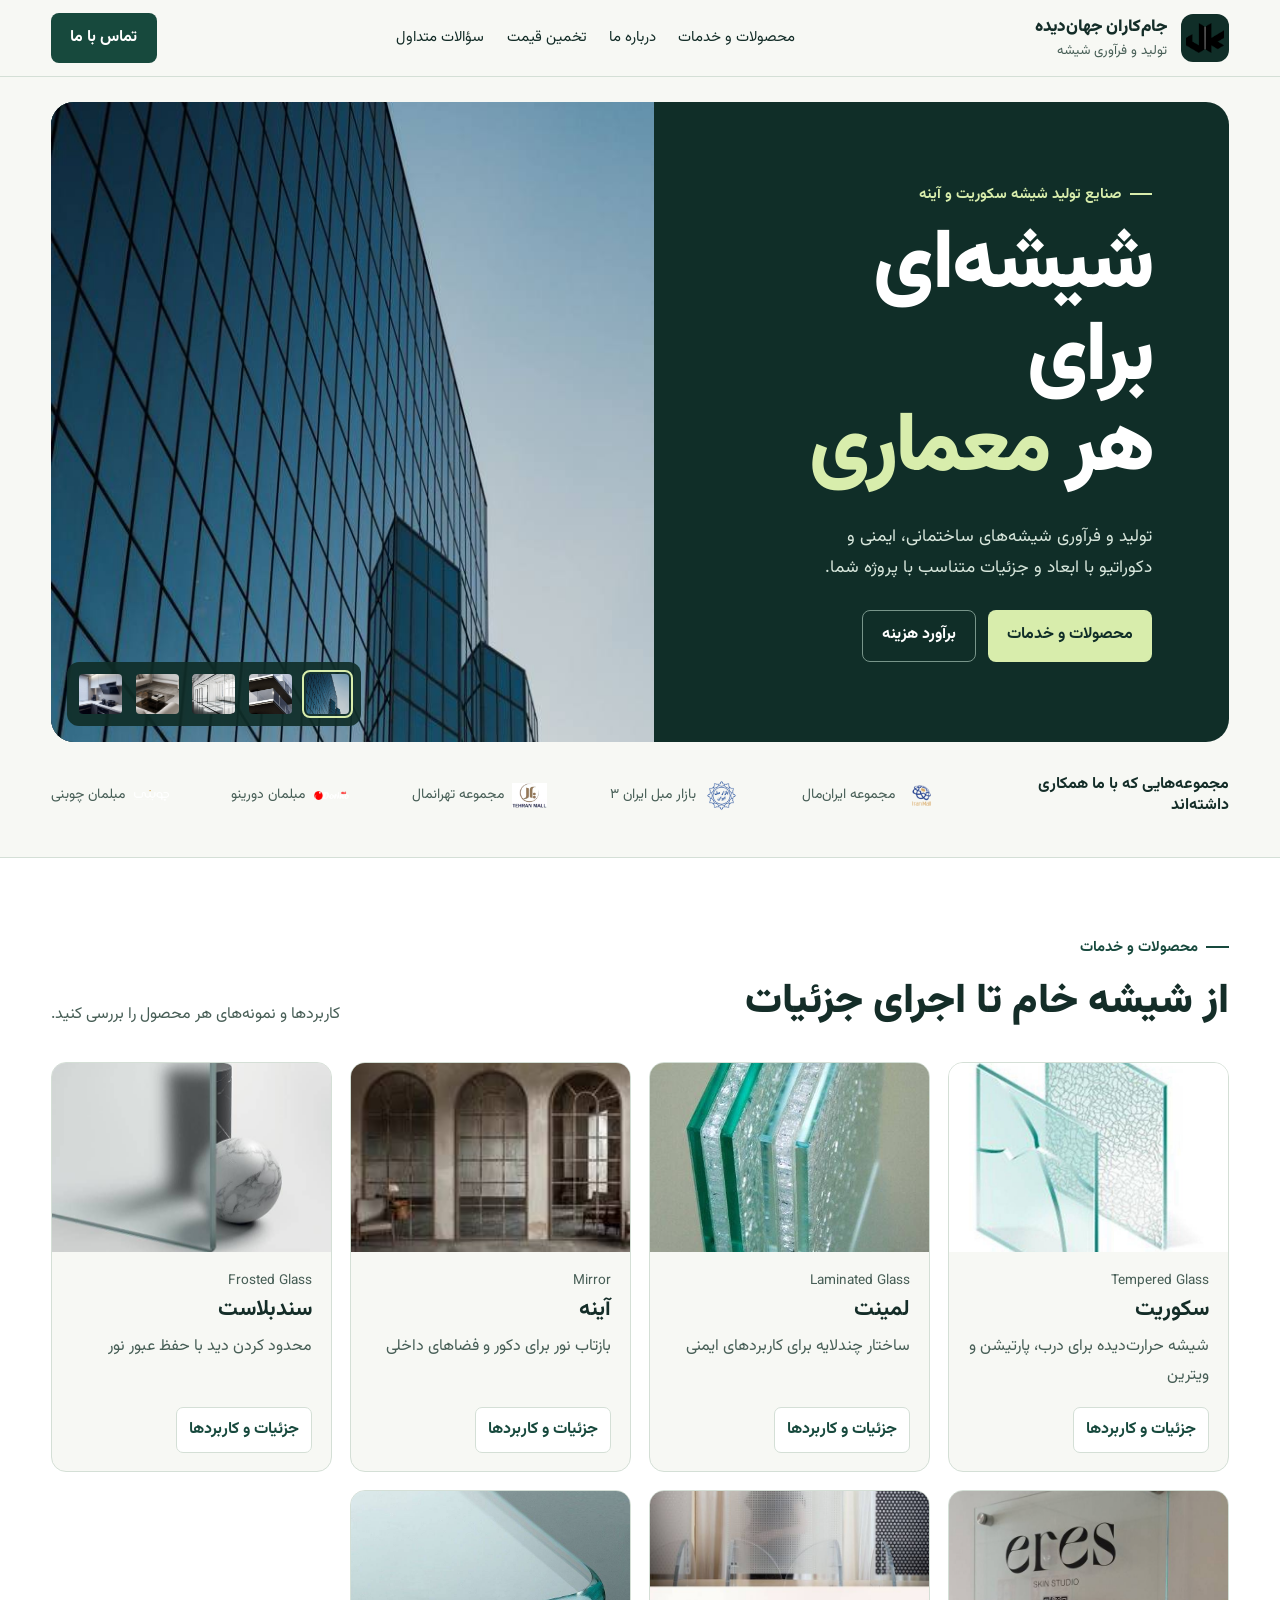
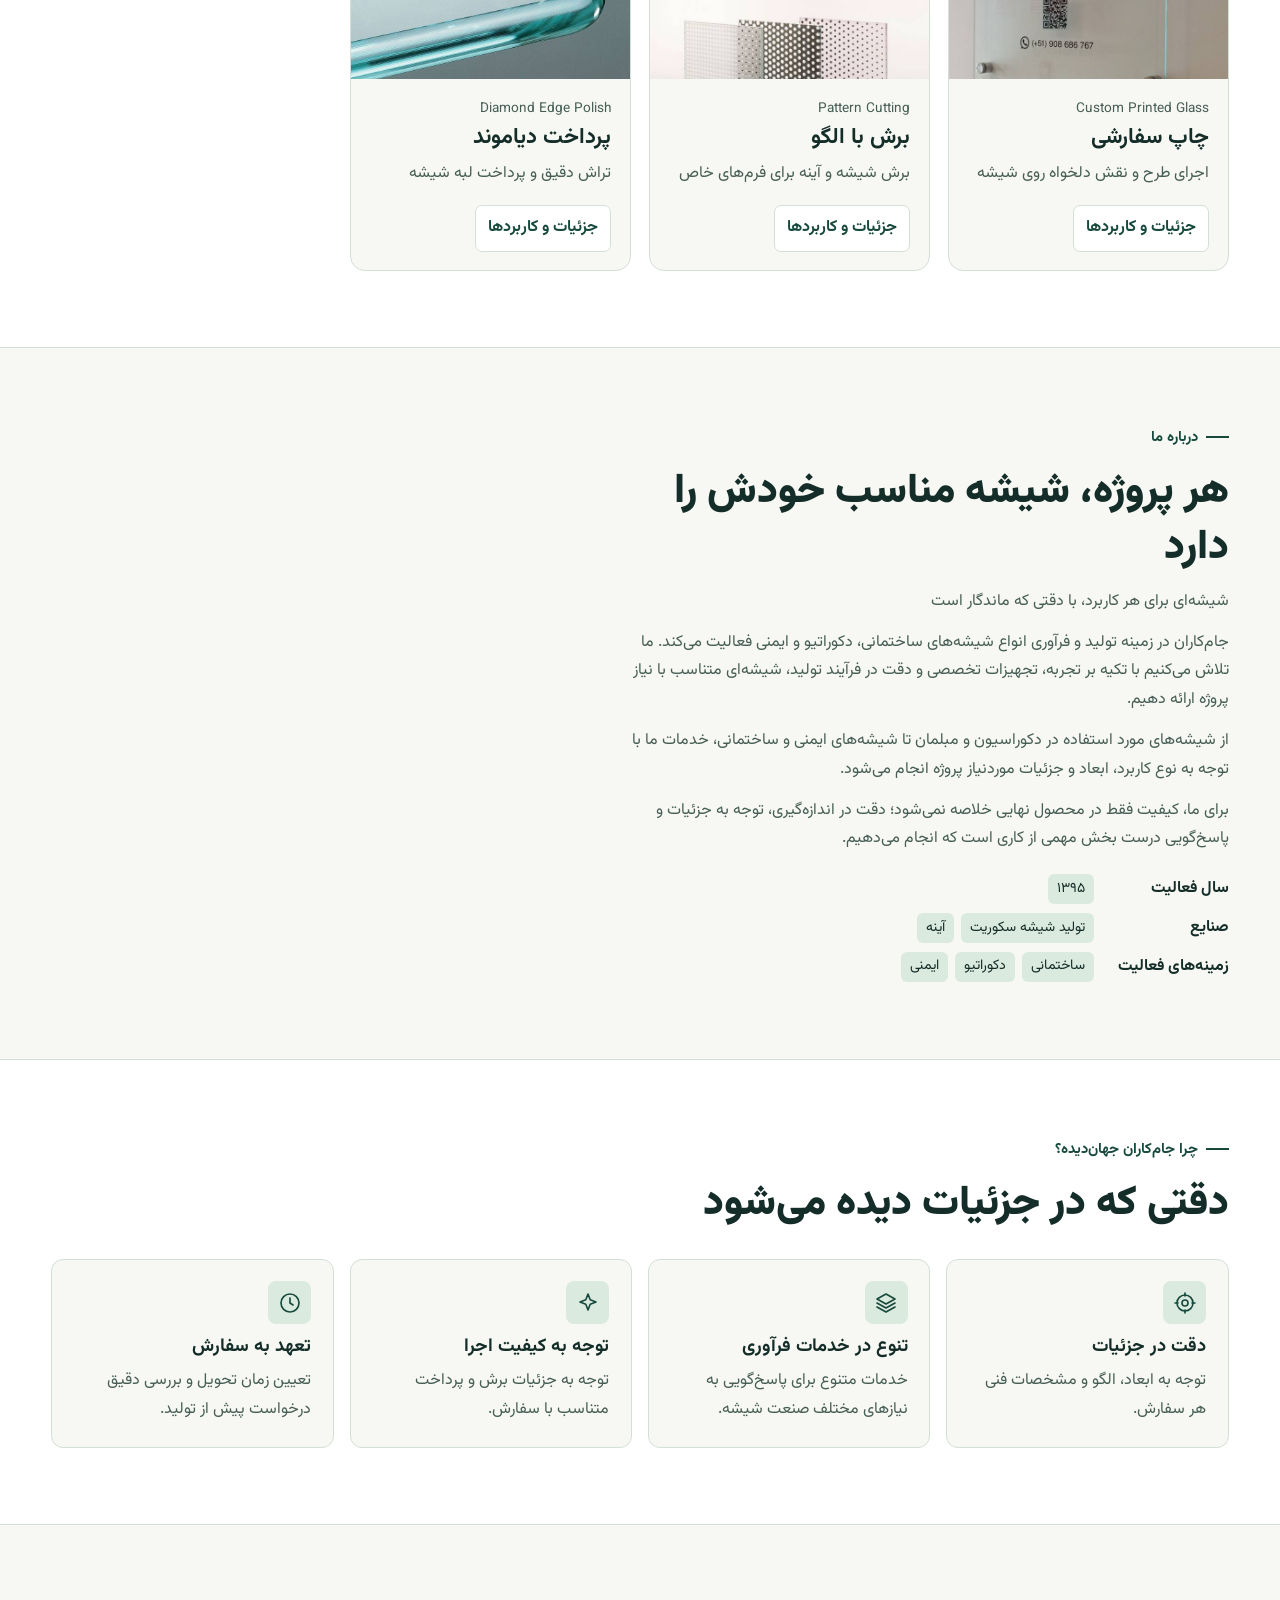
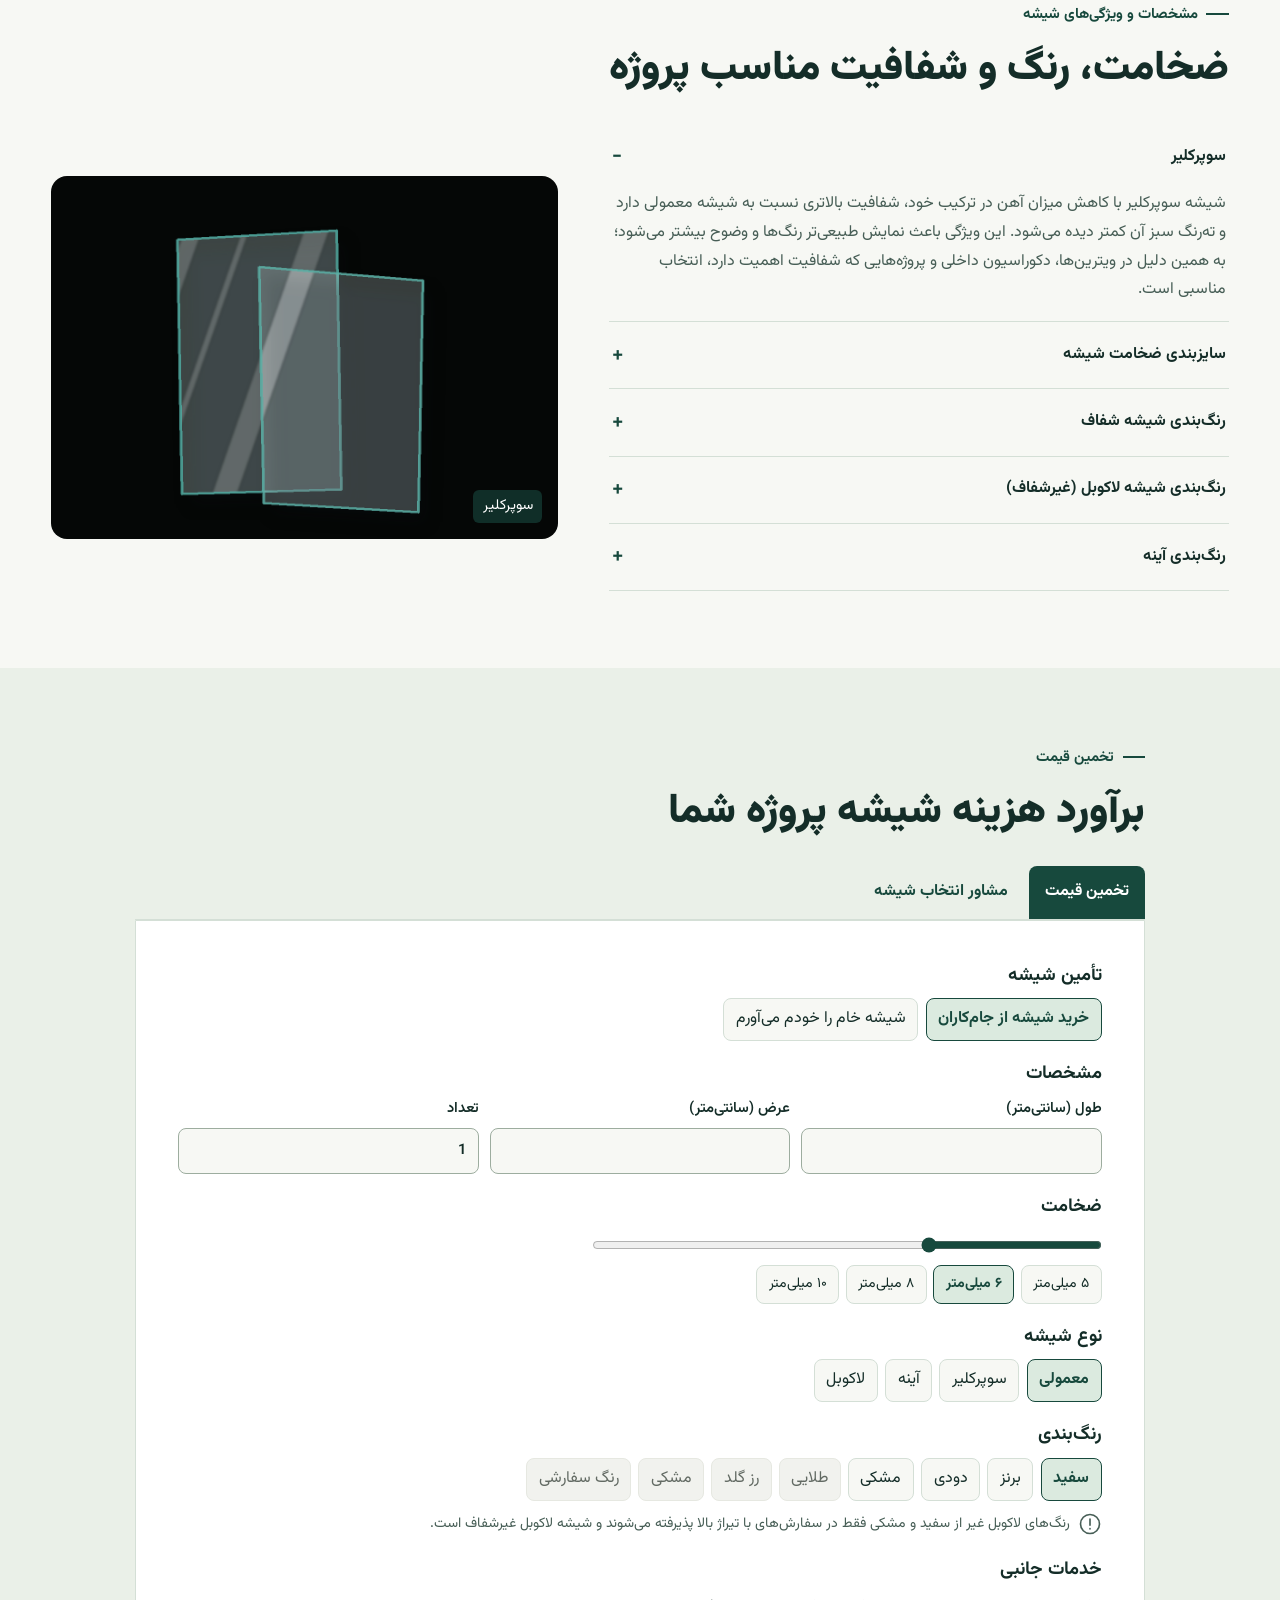
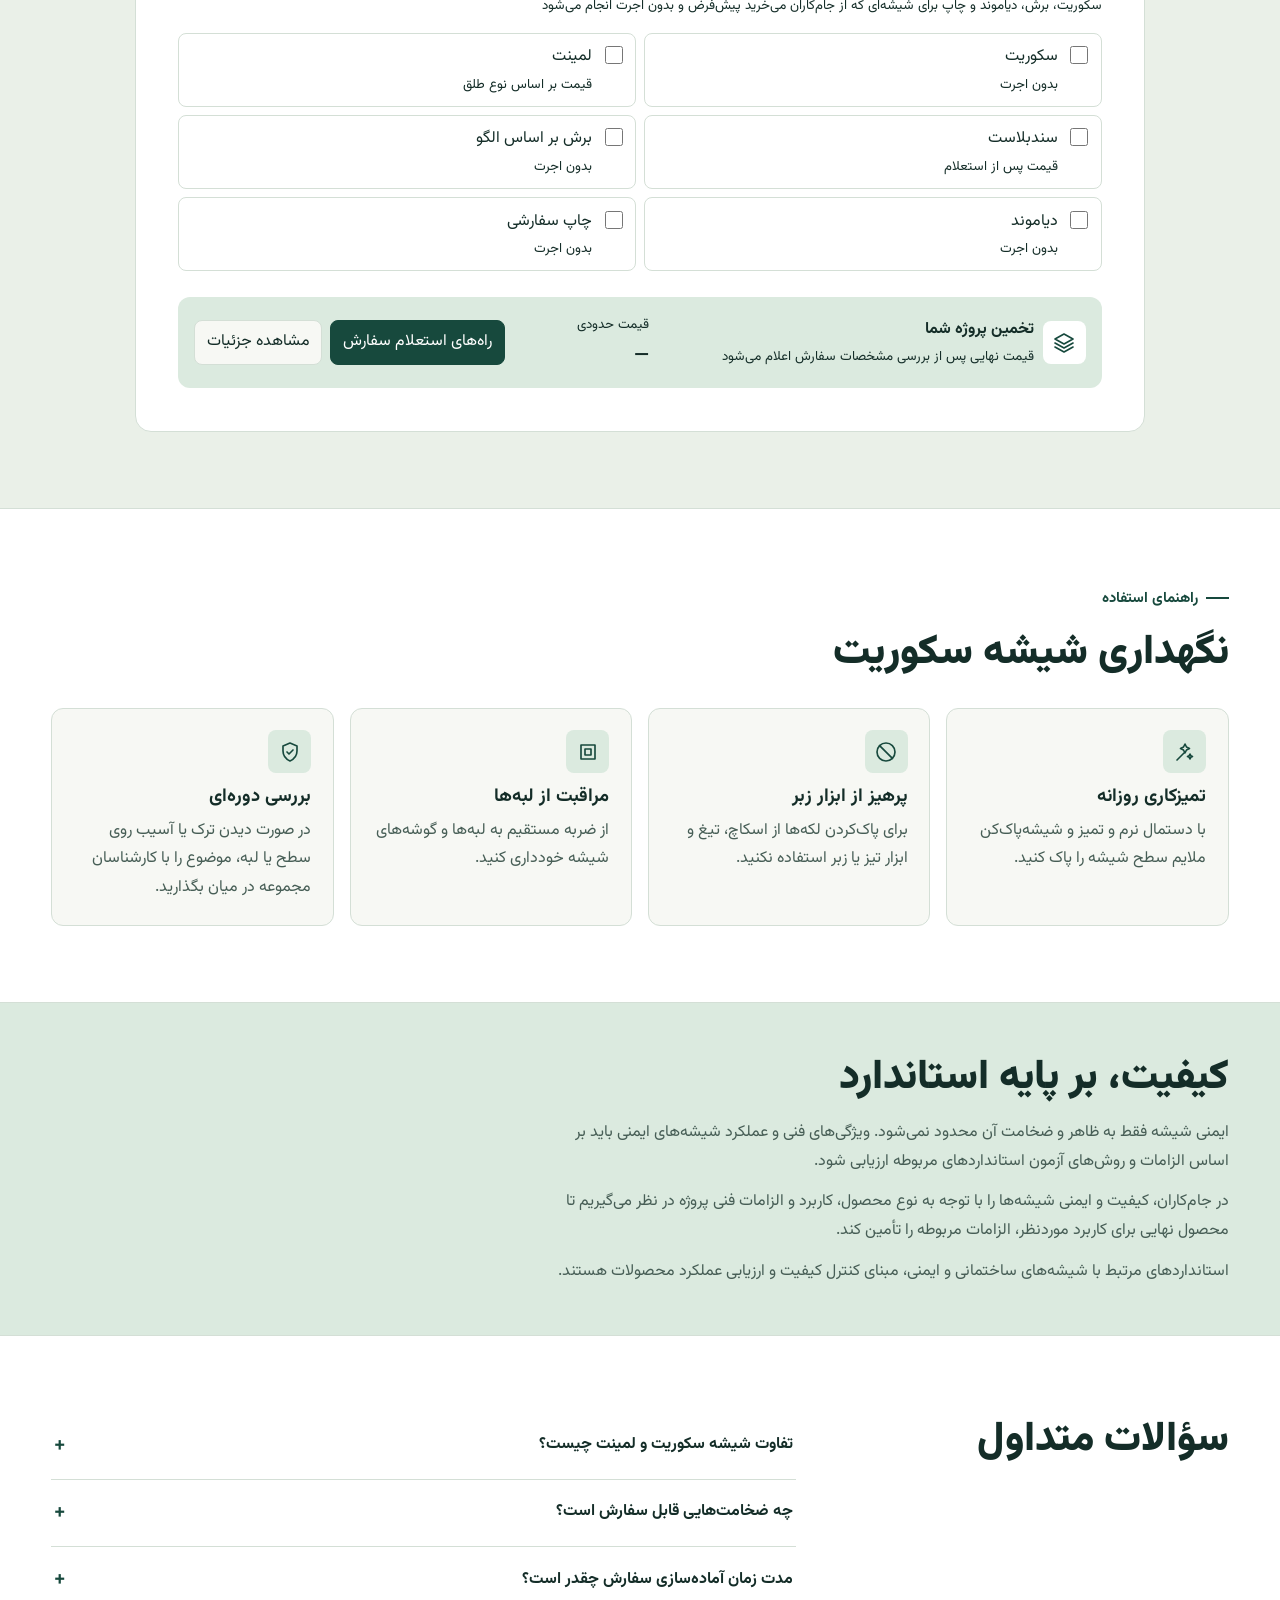
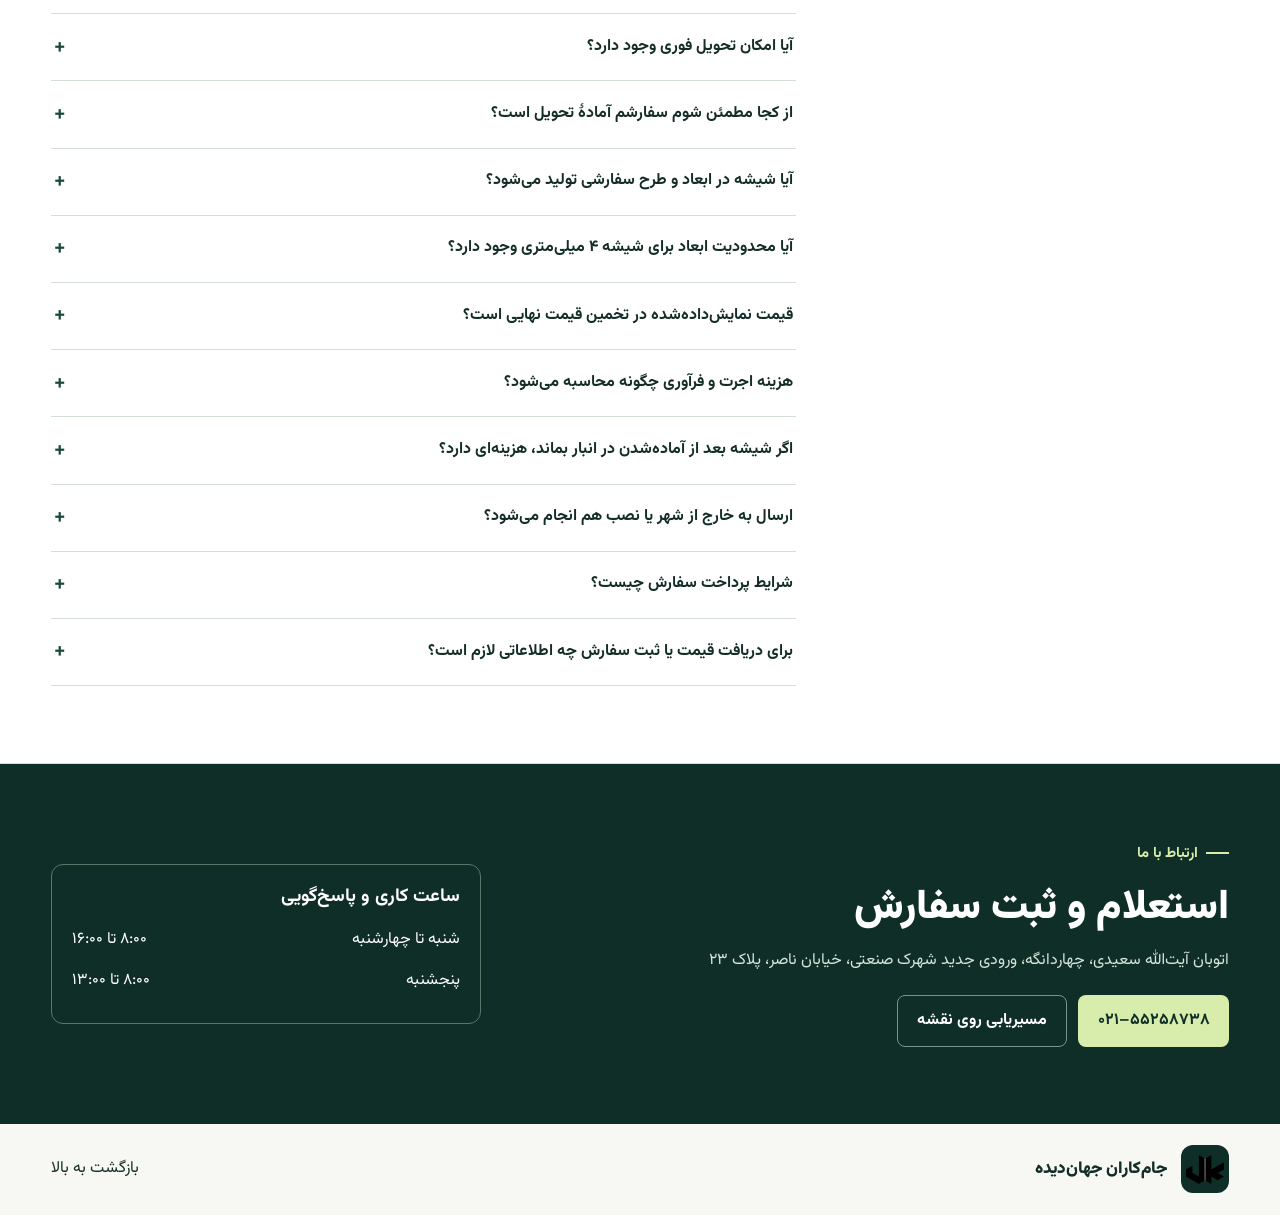
<file: index.html>
<!DOCTYPE html><html lang="fa" dir="rtl"><head><meta charset="utf-8"><meta name="viewport" content="width=device-width,initial-scale=1,viewport-fit=cover, interactive-widget=resizes-content"><meta name="theme-color" content="#102e28"><title>جام‌کاران جهان‌دیده</title>
<link href="https://fonts.googleapis.com/css2?family=Vazirmatn:wght@400;600;900&amp;display=swap" rel="stylesheet">
<meta name="description" content="تولید و فرآوری شیشه سکوریت، لمینت و آینه. بررسی محصولات، مشاوره انتخاب شیشه و برآورد هزینه پروژه."><link rel="stylesheet" href="styles.css"></head>
<body>
<a class="skip" href="#main">رفتن به محتوای اصلی</a>
<header class="site-header"><div class="shell header-inner">
  <a class="brand" href="#top"><img src="assets/a06d3f81a85c845f.png" alt=""><span>جام‌کاران جهان‌دیده<small>تولید و فرآوری شیشه</small></span></a>
  <button class="menu-toggle" type="button" aria-expanded="false" aria-controls="navigation">منو</button>
  <nav id="navigation" aria-label="منوی اصلی"><a href="#prod">محصولات و خدمات</a><a href="#about">درباره ما</a><a href="#est">تخمین قیمت</a><a href="#faq">سؤالات متداول</a></nav>
  <a class="header-contact" href="#contact">تماس با ما</a>
</div></header>
<main id="main">
<section class="hero shell" id="top" aria-labelledby="hero-heading">
  <div class="hero-copy">
    <p class="eyebrow">صنایع تولید شیشه سکوریت و آینه</p>
    <h1 id="hero-heading">شیشه‌ای برای<br>هر <em>معماری</em></h1>
    <p>تولید و فرآوری شیشه‌های ساختمانی، ایمنی و دکوراتیو با ابعاد و جزئیات متناسب با پروژه شما.</p>
    <div class="actions"><a class="primary" href="#prod">محصولات و خدمات</a><a class="secondary" href="#est">برآورد هزینه</a></div>
  </div>
  <div class="hero-media"><img id="hero-photo" src="assets/841671091b723032.jpg" alt="نمای شیشه‌ای ساختمان" fetchpriority="high">
  <div class="hero-gallery" aria-label="نمونه کاربردهای شیشه">
  <button type="button" data-photo="assets/841671091b723032.jpg" aria-pressed="true" aria-label="نمای شیشه‌ای ساختمان"><img src="assets/841671091b723032.jpg" alt=""></button><button type="button" data-photo="assets/ca9fd80503dfc48b.jpg" aria-pressed="false" aria-label="جان‌پناه شیشه‌ای"><img src="assets/ca9fd80503dfc48b.jpg" alt=""></button><button type="button" data-photo="assets/cbeb0ac90a7a71dc.jpg" aria-pressed="false" aria-label="پارتیشن شیشه‌ای"><img src="assets/cbeb0ac90a7a71dc.jpg" alt=""></button><button type="button" data-photo="assets/6049fbab0958cc7c.jpg" aria-pressed="false" aria-label="میز و دکوراسیون شیشه‌ای"><img src="assets/6049fbab0958cc7c.jpg" alt=""></button><button type="button" data-photo="assets/c26534035c063cee.jpg" aria-pressed="false" aria-label="شیشه لوازم خانگی"><img src="assets/c26534035c063cee.jpg" alt=""></button>
  </div></div>
</section>
<div class="proof shell"><h2>مجموعه‌هایی که با ما همکاری داشته‌اند</h2><div class="brands"><div class="bi rv"><img id="bi0" alt="" src="assets/bdb64fcd0e6fd00f.png"><span>مجموعه ایران‌مال</span></div><div class="bi rv"><img id="bi1" alt="" src="assets/a23893186e7263d5.png"><span>بازار مبل ایران ۳</span></div><div class="bi rv"><img id="bi2" alt="" src="assets/39f20a3b1f484a2b.png"><span>مجموعه تهرانمال</span></div><div class="bi rv"><img id="bi3" alt="" src="assets/00edab54c14417c4.png"><span>مبلمان دورینو</span></div><div class="bi rv"><img id="bi4" alt="" src="assets/f7899fe0d209b546.png"><span>مبلمان چوبنی</span></div></div></div>
<section id="prod" class="catalog"><div class="shell">
  <div class="section-heading"><div><p class="eyebrow">محصولات و خدمات</p><h2>از شیشه خام تا اجرای جزئیات</h2></div><p>کاربردها و نمونه‌های هر محصول را بررسی کنید.</p></div>
  <div class="products"><article class="product"><img src="assets/e912d0717bdad847.jpg" alt="" loading="lazy"><div class="product-body"><span class="english" lang="en">Tempered Glass</span><h3>سکوریت</h3><p>شیشه حرارت‌دیده برای درب، پارتیشن و ویترین</p><button type="button" data-product="0" aria-label="جزئیات سکوریت">جزئیات و کاربردها</button></div></article><article class="product"><img src="assets/51db9007a56d81c3.jpg" alt="" loading="lazy"><div class="product-body"><span class="english" lang="en">Laminated Glass</span><h3>لمینت</h3><p>ساختار چندلایه برای کاربردهای ایمنی</p><button type="button" data-product="1" aria-label="جزئیات لمینت">جزئیات و کاربردها</button></div></article><article class="product"><img src="assets/d75b6c8612a61fb0.jpg" alt="" loading="lazy"><div class="product-body"><span class="english" lang="en">Mirror</span><h3>آینه</h3><p>بازتاب نور برای دکور و فضاهای داخلی</p><button type="button" data-product="2" aria-label="جزئیات آینه">جزئیات و کاربردها</button></div></article><article class="product"><img src="assets/80d0cb3c78376e88.jpg" alt="" loading="lazy"><div class="product-body"><span class="english" lang="en">Frosted Glass</span><h3>سندبلاست</h3><p>محدود کردن دید با حفظ عبور نور</p><button type="button" data-product="3" aria-label="جزئیات سندبلاست">جزئیات و کاربردها</button></div></article><article class="product"><img src="assets/34153a6c209f6a10.jpg" alt="" loading="lazy"><div class="product-body"><span class="english" lang="en">Custom Printed Glass</span><h3>چاپ سفارشی</h3><p>اجرای طرح و نقش دلخواه روی شیشه</p><button type="button" data-product="4" aria-label="جزئیات چاپ سفارشی">جزئیات و کاربردها</button></div></article><article class="product"><img src="assets/19b7efbcedb545a0.jpg" alt="" loading="lazy"><div class="product-body"><span class="english" lang="en">Pattern Cutting</span><h3>برش با الگو</h3><p>برش شیشه و آینه برای فرم‌های خاص</p><button type="button" data-product="5" aria-label="جزئیات برش با الگو">جزئیات و کاربردها</button></div></article><article class="product"><img src="assets/2b21703f7b4d61a5.jpg" alt="" loading="lazy"><div class="product-body"><span class="english" lang="en">Diamond Edge Polish</span><h3>پرداخت دیاموند</h3><p>تراش دقیق و پرداخت لبه شیشه</p><button type="button" data-product="6" aria-label="جزئیات پرداخت دیاموند">جزئیات و کاربردها</button></div></article></div>
</div></section>
<section id="about" class="light pad"><div class="intro"><div class="rv"><div class="sechead rv "><div class="eyebrow">درباره ما</div></div><h2>هر پروژه، شیشه مناسب خودش را دارد</h2><p>شیشه‌ای برای هر کاربرد، با دقتی که ماندگار است</p><p>جام‌کاران در زمینه تولید و فرآوری انواع شیشه‌های ساختمانی، دکوراتیو و ایمنی فعالیت می‌کند. ما تلاش می‌کنیم با تکیه بر تجربه، تجهیزات تخصصی و دقت در فرآیند تولید، شیشه‌ای متناسب با نیاز پروژه ارائه دهیم.</p><p>از شیشه‌های مورد استفاده در دکوراسیون و مبلمان تا شیشه‌های ایمنی و ساختمانی، خدمات ما با توجه به نوع کاربرد، ابعاد و جزئیات موردنیاز پروژه انجام می‌شود.</p><p>برای ما، کیفیت فقط در محصول نهایی خلاصه نمی‌شود؛ دقت در اندازه‌گیری، توجه به جزئیات و پاسخ‌گویی درست بخش مهمی از کاری است که انجام می‌دهیم.</p><div class="facts"><div class="fr"><b>سال فعالیت</b><span class="box">۱۳۹۵</span></div><div class="fr"><b>صنایع</b><span class="box">تولید شیشه سکوریت</span><span class="box">آینه</span></div><div class="fr"><b>زمینه‌های فعالیت</b><span class="box">ساختمانی</span><span class="box">دکوراتیو</span><span class="box">ایمنی</span></div></div></div><div class="ph rv"></div></div></section>
<section class="why" id="why"><div class="wrap2"><div class="sechead rv "><div class="eyebrow">چرا جام‌کاران جهان‌دیده؟</div><h2>دقتی که در جزئیات دیده می‌شود</h2></div><div class="wgrid"><div class="wc rv"><span class="wi"><svg viewBox="0 0 24 24" aria-hidden="true"><circle cx="12" cy="12" r="8"/><circle cx="12" cy="12" r="3"/><path d="M12 2v3M12 19v3M2 12h3M19 12h3"/></svg></span><h3>دقت در جزئیات</h3><p>توجه به ابعاد، الگو و مشخصات فنی هر سفارش.</p></div><div class="wc rv"><span class="wi"><svg viewBox="0 0 24 24" aria-hidden="true"><path d="M12 3l9 5-9 5-9-5 9-5z M3 12l9 5 9-5 M3 16l9 5 9-5"/></svg></span><h3>تنوع در خدمات فرآوری</h3><p>خدمات متنوع برای پاسخ‌گویی به نیازهای مختلف صنعت شیشه.</p></div><div class="wc rv"><span class="wi"><svg viewBox="0 0 24 24" aria-hidden="true"><path d="M12 3l2.200 5.800L20 11l-5.800 2.200L12 19l-2.200-5.800L4 11l5.800-2.200L12 3z"/></svg></span><h3>توجه به کیفیت اجرا</h3><p>توجه به جزئیات برش و پرداخت متناسب با سفارش.</p></div><div class="wc rv"><span class="wi"><svg viewBox="0 0 24 24" aria-hidden="true"><circle cx="12" cy="12" r="9"/><path d="M12 7v5l3 2"/></svg></span><h3>تعهد به سفارش</h3><p>تعیین زمان تحویل و بررسی دقیق درخواست پیش از تولید.</p></div></div></div></section>
<section class="specs" id="specs"><div class="wrap2"><div class="sechead rv "><div class="eyebrow">مشخصات و ویژگی‌های شیشه</div><h2>ضخامت، رنگ و شفافیت مناسب پروژه</h2></div><div class="sgrid2"><div class="spl" id="spl"><details class="sp" open><summary>سوپرکلیر</summary><p>شیشه سوپرکلیر با کاهش میزان آهن در ترکیب خود، شفافیت بالاتری نسبت به شیشه معمولی دارد و ته‌رنگ سبز آن کمتر دیده می‌شود. این ویژگی باعث نمایش طبیعی‌تر رنگ‌ها و وضوح بیشتر می‌شود؛ به همین دلیل در ویترین‌ها، دکوراسیون داخلی و پروژه‌هایی که شفافیت اهمیت دارد، انتخاب مناسبی است.</p></details><details class="sp"><summary>سایزبندی ضخامت شیشه</summary><p>انتخاب ابعاد و ضخامت مناسب شیشه، به نوع کاربرد، محل نصب و شرایط پروژه بستگی دارد. شیشه‌ها با توجه به مشخصات سفارش و محدودیت‌های فنی تولید بررسی می‌شوند تا محصول نهایی متناسب با نیاز پروژه باشد.</p></details><details class="sp"><summary>رنگ‌بندی شیشه شفاف</summary><p>رنگ شیشه نقش مهمی در جلوه بصری و هماهنگی آن با فضای معماری دارد. انتخاب رنگ مناسب می‌تواند میزان شفافیت، حس فضا و سبک طراحی را تحت تأثیر قرار دهد.</p></details><details class="sp"><summary>رنگ‌بندی شیشه لاکوبل (غیرشفاف)</summary><p>شیشه لاکوبل غیرشفاف است. رنگ‌های قابل سفارش مطابق موجودی و قابلیت‌های مجموعه ارائه می‌شوند. برای اطلاع از رنگ‌های موجود، با کارشناسان مجموعه تماس بگیرید.</p></details><details class="sp"><summary>رنگ‌بندی آینه</summary><p>آینه در رنگ‌بندی سفید و تینت‌های برنز، طلایی، مشکی و رز گلد قابل سفارش است. رنگ‌های موجود مطابق قابلیت‌های مجموعه ارائه می‌شوند.</p></details></div><div class="spi" id="spi" style="background-image:url(assets/774b36bb7109e28b.png)"><span class="spcap" id="spcap">سوپرکلیر</span></div></div></div></section>
<section id="est" class="est"><div class="wrap2 esthead"><div class="sechead rv "><div class="eyebrow">تخمین قیمت</div><h2>برآورد هزینه شیشه پروژه شما</h2></div></div><div class="etabs" role="tablist"><button class="tab on" data-t="calc" role="tab">تخمین قیمت</button><button class="tab" data-t="adv" role="tab">مشاور انتخاب شیشه</button></div><div class="tabpane on" id="pane-calc"><div class="ec rv"><h3 class="ttl">تأمین شیشه</h3><div class="seg" id="esrc"><button class="on" type="button">خرید شیشه از جام‌کاران</button><button type="button">شیشه خام را خودم می‌آورم</button></div><h3 class="ttl">مشخصات</h3>
<div class="row3"><label class="pill"><span>طول (سانتی‌متر)</span><input id="eh" type="text" inputmode="decimal" autocomplete="off"></label><label class="pill"><span>عرض (سانتی‌متر)</span><input id="ew" type="text" inputmode="decimal" autocomplete="off"></label><label class="pill"><span>تعداد</span><input id="eq" type="text" value="1" inputmode="numeric" autocomplete="off"></label></div><div class="warn" id="ewarn" role="status"></div>
<h3>ضخامت</h3><div class="slw"><input id="eth" aria-label="ضخامت شیشه" type="range" max="3" step="1" value="1" style="--p: 40%;"><div class="ticks" id="tk"><span>۵ میلی‌متر</span><span>۶ میلی‌متر</span><span>۸ میلی‌متر</span><span>۱۰ میلی‌متر</span></div></div>
<h3>نوع شیشه</h3><div class="seg" id="ety"><button class="on">معمولی</button><button>سوپرکلیر</button><button>آینه</button><button>لاکوبل</button></div><h3>رنگ‌بندی</h3><div class="seg" id="eco"></div><p class="nt"><svg viewBox="0 0 24 24"><circle cx="12" cy="12" r="9.5"></circle><path d="M12 7v6.2M12 16.6v.4"></path></svg><span>رنگ‌های لاکوبل غیر از سفید و مشکی فقط در سفارش‌های با تیراژ بالا پذیرفته می‌شوند و شیشه لاکوبل غیرشفاف است.</span></p><h3>خدمات جانبی</h3><small id="esvn"></small><div id="esv"><div class="sv3"><label><input type="checkbox" data-k="سکوریت"><span>سکوریت</span><small>اجرت بر اساس ضخامت و نوع شیشه</small></label></div><div class="sv3"><label><input type="checkbox" data-k="لمینت"><span>لمینت</span><small>قیمت بر اساس نوع طلق</small></label></div><div class="lopt" id="lo"><div class="seg" id="lt"><button class="on">۵ میلی‌متر</button><button>۶ میلی‌متر</button></div><div class="seg" id="ll"><button class="on">۲ لایه</button><button>۳ لایه</button></div><div class="seg" id="lf"><button class="on">طلق ۰/۳۸</button><button>طلق ۰/۵۰</button><button>طلق ۰/۷۶</button><button>طلق ۱/۵۲</button></div></div><div class="sv3"><label><input type="checkbox" data-k="سندبلاست"><span>سندبلاست</span><small>قیمت پس از استعلام</small></label></div><div class="sv3"><label><input type="checkbox" data-k="برش بر اساس الگو"><span>برش بر اساس الگو</span><small>۱۵٪ افزایش قیمت شیشه</small></label></div><div class="sv3"><label><input type="checkbox" data-k="دیاموند"><span>دیاموند</span><small>اجرت تراش بر اساس ضخامت، به ازای هر متر لبه</small></label></div><div class="sv3"><label><input type="checkbox" data-k="چاپ سفارشی"><span>چاپ سفارشی</span><small>قیمت پس از استعلام</small></label></div></div>
<div class="bar"><div class="bl"><span class="lay"><svg viewBox="0 0 24 24"><path d="M12 3l9 5-9 5-9-5 9-5z"></path><path d="M3 12l9 5 9-5"></path><path d="M3 16l9 5 9-5"></path></svg></span><div><b>تخمین پروژه شما</b><small>قیمت نهایی پس از بررسی مشخصات سفارش اعلام می‌شود</small></div></div><div class="bc" aria-live="polite"><small>قیمت حدودی</small><b><span id="pr">—</span><span id="unit" hidden> تومان</span></b></div><div class="g"><button class="pr">راه‌های استعلام سفارش</button><button class="dt" aria-controls="invoice" aria-expanded="false">مشاهده جزئیات</button></div></div><div class="inv" id="invoice"></div></div></div><div class="tabpane" id="pane-adv"><div class="wrap2"><div class="advisor" id="adv"><div class="aq"><h3>۱. شیشه برای چه کاری است؟</h3><div class="chips" data-q="use"><button>پنجره و نما</button><button>درب و پارتیشن</button><button>حمام و سرویس</button><button>آینه و دکور</button><button>ویترین فروشگاه</button><button>نرده و جان‌پناه</button><button>سقف و نورگیر</button><button>میز و مبلمان</button></div></div><div class="aq"><h3>۲. اندازه تقریبی چقدر است؟</h3><div class="chips" data-q="size"><button>زیر ۱ مترمربع<small>مثل آینه روشویی</small></button><button>۱ تا ۲ مترمربع<small>مثل پنجره معمولی</small></button><button>بالای ۲ مترمربع<small>مثل ویترین بزرگ</small></button></div></div><div class="aq"><h3>۳. چه چیزی برای شما مهم‌تر است؟</h3><div class="chips" data-q="pri"><button>ایمنی</button><button>شفافیت</button><button>حریم خصوصی</button><button>قیمت مناسب</button></div></div><div class="ares" id="ares" hidden></div></div></div></div></section>
<section class="care" id="care"><div class="wrap2"><div class="sechead rv"><div class="eyebrow">راهنمای استفاده</div><h2>نگهداری شیشه سکوریت</h2></div><div class="cgrid"><div class="cc rv"><span class="ci"><svg viewBox="0 0 24 24"><path d="M4 20l9-9 M12 4l1.5 3 3 1.500-3 1.500L12 13l-1.500-3L7.500 8.500l3-1.500L12 4z M17 14l.8 1.700 1.700.8-1.700.8L17 19l-.8-1.700-1.700-.8 1.700-.8L17 14z"/></svg></span><h3>تمیزکاری روزانه</h3><p>با دستمال نرم و تمیز و شیشه‌پاک‌کن ملایم سطح شیشه را پاک کنید.</p></div><div class="cc rv"><span class="ci"><svg viewBox="0 0 24 24"><circle cx="12" cy="12" r="9"/><path d="M5.600 5.600l12.800 12.800"/></svg></span><h3>پرهیز از ابزار زبر</h3><p>برای پاک‌کردن لکه‌ها از اسکاچ، تیغ و ابزار تیز یا زبر استفاده نکنید.</p></div><div class="cc rv"><span class="ci"><svg viewBox="0 0 24 24"><path d="M5 5h14v14H5z M9 9h6v6H9z"/></svg></span><h3>مراقبت از لبه‌ها</h3><p>از ضربه مستقیم به لبه‌ها و گوشه‌های شیشه خودداری کنید.</p></div><div class="cc rv"><span class="ci"><svg viewBox="0 0 24 24"><path d="M12 3l7 3v5c0 5-3.2 8.2-7 10-3.8-1.8-7-5-7-10V6l7-3z M9 12l2 2 4-4"/></svg></span><h3>بررسی دوره‌ای</h3><p>در صورت دیدن ترک یا آسیب روی سطح یا لبه، موضوع را با کارشناسان مجموعه در میان بگذارید.</p></div></div></div></section>
<section class="q"><h2 class="rv">کیفیت، بر پایه استاندارد</h2><p class="rv">ایمنی شیشه فقط به ظاهر و ضخامت آن محدود نمی‌شود. ویژگی‌های فنی و عملکرد شیشه‌های ایمنی باید بر اساس الزامات و روش‌های آزمون استانداردهای مربوطه ارزیابی شود.</p><p class="rv">در جام‌کاران، کیفیت و ایمنی شیشه‌ها را با توجه به نوع محصول، کاربرد و الزامات فنی پروژه در نظر می‌گیریم تا محصول نهایی برای کاربرد موردنظر، الزامات مربوطه را تأمین کند.</p><p class="rv">استانداردهای مرتبط با شیشه‌های ساختمانی و ایمنی، مبنای کنترل کیفیت و ارزیابی عملکرد محصولات هستند.</p></section>
<section class="faq" id="faq"><div class="wrap2 fgrid"><div class="fhead"><div class="sechead"><h2>سؤالات متداول</h2></div></div><div id="fq"><details class="acc"><summary>تفاوت شیشه سکوریت و لمینت چیست؟</summary><p>شیشه سکوریت با فرآیند حرارتی ویژه، مقاومت بیشتری در برابر ضربه و تغییرات دمایی پیدا می‌کند و هنگام شکست به قطعات کوچک‌تر تبدیل می‌شود. شیشه لمینت از اتصال چند لایه شیشه با یک لایه میانی ساخته می‌شود که در صورت شکست، قطعات را در کنار هم نگه می‌دارد. انتخاب نوع شیشه به کاربرد و الزامات پروژه بستگی دارد.</p></details><details class="acc"><summary>چه ضخامت‌هایی قابل سفارش است؟</summary><p>شیشه‌ها در ضخامت‌های مختلف متناسب با نوع محصول و نیاز پروژه قابل سفارش هستند. برای اطلاع از ضخامت‌های قابل تولید و انتخاب گزینه مناسب، با کارشناسان مجموعه تماس بگیرید.</p></details><details class="acc"><summary>مدت زمان آماده‌سازی سفارش چقدر است؟</summary><p>زمان استاندارد آماده‌سازی سفارش معمولاً ۷ روز کاری است. این زمان با توجه به نوع شیشه، ابعاد و مشخصات سفارش ممکن است متفاوت باشد.</p></details><details class="acc"><summary>آیا امکان تحویل فوری وجود دارد؟</summary><p>در صورت وجود ظرفیت تولید، امکان بررسی سفارش فوری و تحویل یک‌روزه وجود دارد. سفارش‌های فوری شامل ۱۰٪ هزینه اضافی هستند و نیاز به تأیید مجموعه دارند.</p></details><details class="acc"><summary>از کجا مطمئن شوم سفارشم آمادهٔ تحویل است؟</summary><p>لطفاً یک روز پیش از مراجعه، تماس بگیرید و آماده بودن سفارشتان را تأیید کنید. گاهی شیشه در مرحلهٔ سکوریت شدن داخل کوره می‌شکند و لازم است دوباره تولید شود. در این حالت ممکن است زمان تحویل تغییر کند.</p></details><details class="acc"><summary>آیا شیشه در ابعاد و طرح سفارشی تولید می‌شود؟</summary><p>بله، امکان بررسی و تولید سفارش‌های سفارشی متناسب با ابعاد و نیاز پروژه وجود دارد. خدماتی مانند برش بر اساس الگو و چاپ سفارشی نیز با توجه به مشخصات فنی و قابلیت تولید قابل ارائه هستند.</p></details><details class="acc"><summary>آیا محدودیت ابعاد برای شیشه ۴ میلی‌متری وجود دارد؟</summary><p>بله، سفارش شیشه ۴ میلی‌متری در ابعاد بزرگ‌تر از ۲۰۰ × ۱۰۰ سانتی‌متر پذیرفته نمی‌شود. برای ابعاد بزرگ‌تر، باید ضخامت مناسب با توجه به شرایط پروژه بررسی شود.</p></details><details class="acc"><summary>قیمت نمایش‌داده‌شده در تخمین قیمت نهایی است؟</summary><p>خیر، قیمت نمایش‌داده‌شده در بخش تخمین قیمت سایت، تخمینی و بر اساس اطلاعات واردشده است. قیمت نهایی پس از بررسی مشخصات سفارش، نوع شیشه، ابعاد و خدمات موردنیاز توسط کارشناسان مجموعه اعلام می‌شود.</p></details><details class="acc"><summary>هزینه اجرت و فرآوری چگونه محاسبه می‌شود؟</summary><p>برای شیشه‌ای که از جام‌کاران تهیه می‌کنید، سکوریت، برش، چاپ و دیاموند به‌صورت پیش‌فرض و بدون اجرت انجام می‌شود. اجرت فقط برای مشتری‌ای محاسبه می‌شود که شیشه خام خودش را می‌آورد و فرآوری می‌خواهد؛ مبلغ آن با توجه به نوع فرآوری، ابعاد و مشخصات سفارش تعیین و پس از بررسی سفارش اعلام می‌شود. هزینه سایر خدمات، مانند سندبلاست و لمینت، نیز پس از بررسی سفارش اعلام خواهد شد.</p></details><details class="acc"><summary>اگر شیشه بعد از آماده‌شدن در انبار بماند، هزینه‌ای دارد؟</summary><p>بله، پس از گذشت ۴۸ ساعت از زمان اعلام آماده‌شدن سفارش، هزینه انبارداری به ازای هر مترمربع، روزانه ۳۰٬۰۰۰ ریال محاسبه می‌شود.</p></details><details class="acc"><summary>ارسال به خارج از شهر یا نصب هم انجام می‌شود؟</summary><p>شرایط ارسال سفارش به خارج از شهر و هماهنگی خدمات نصب، با توجه به موقعیت پروژه و نوع سفارش قابل بررسی است. برای اطلاع از امکان ارائه این خدمات، با کارشناسان مجموعه تماس بگیرید.</p></details><details class="acc"><summary>شرایط پرداخت سفارش چیست؟</summary><p>شرایط پرداخت و میزان پیش‌پرداخت با توجه به نوع و حجم سفارش تعیین می‌شود. جزئیات پرداخت هنگام ثبت سفارش و پیش از شروع فرآیند تولید توسط کارشناسان اعلام خواهد شد.</p></details><details class="acc"><summary>برای دریافت قیمت یا ثبت سفارش چه اطلاعاتی لازم است؟</summary><p>برای بررسی و ثبت سفارش، ارائه اطلاعاتی مانند نوع شیشه، ضخامت، ابعاد، تعداد، نوع فرآوری و در صورت وجود، طرح یا الگوی موردنظر ضروری است. برای دریافت قیمت دقیق‌تر، می‌توانید مشخصات پروژه را از طریق راه‌های ارتباطی مجموعه ارسال کنید.</p></details></div></div></section>
<section id="contact" class="contact"><div class="shell contact-inner">
  <div><p class="eyebrow">ارتباط با ما</p><h2>استعلام و ثبت سفارش</h2><p>اتوبان آیت‌الله سعیدی، چهاردانگه، ورودی جدید شهرک صنعتی، خیابان ناصر، پلاک ۲۳</p><div class="actions"><a class="primary" href="tel:+982155258738"><bdi>۰۲۱–۵۵۲۵۸۷۳۸</bdi></a><a class="secondary" href="https://maps.app.goo.gl/X47LVhaXhbwTCxJL6?g_st=ic" target="_blank" rel="noopener">مسیریابی روی نقشه</a></div></div>
  <div class="contact-info"><h3>ساعت کاری و پاسخ‌گویی</h3><dl><div><dt>شنبه تا چهارشنبه</dt><dd>۸:۰۰ تا ۱۶:۰۰</dd></div><div><dt>پنجشنبه</dt><dd>۸:۰۰ تا ۱۳:۰۰</dd></div></dl></div>
</div></section>
</main>
<footer class="shell footer"><a class="brand" href="#top"><img src="assets/a06d3f81a85c845f.png" alt=""><span>جام‌کاران جهان‌دیده</span></a><a href="#top">بازگشت به بالا</a></footer>
<dialog id="product-dialog" aria-labelledby="product-name"><form method="dialog"><button class="dialog-close" aria-label="بستن جزئیات">×</button></form><div class="dialog-grid"><div><img id="product-photo" alt=""><div id="product-gallery"></div></div><div><span class="english" id="product-english" lang="en"></span><h2 id="product-name"></h2><p id="product-description"></p><h3>کاربردها</h3><ul id="product-uses"></ul></div></div></dialog>
<script src="app.js" defer></script>
</body></html>
</file>
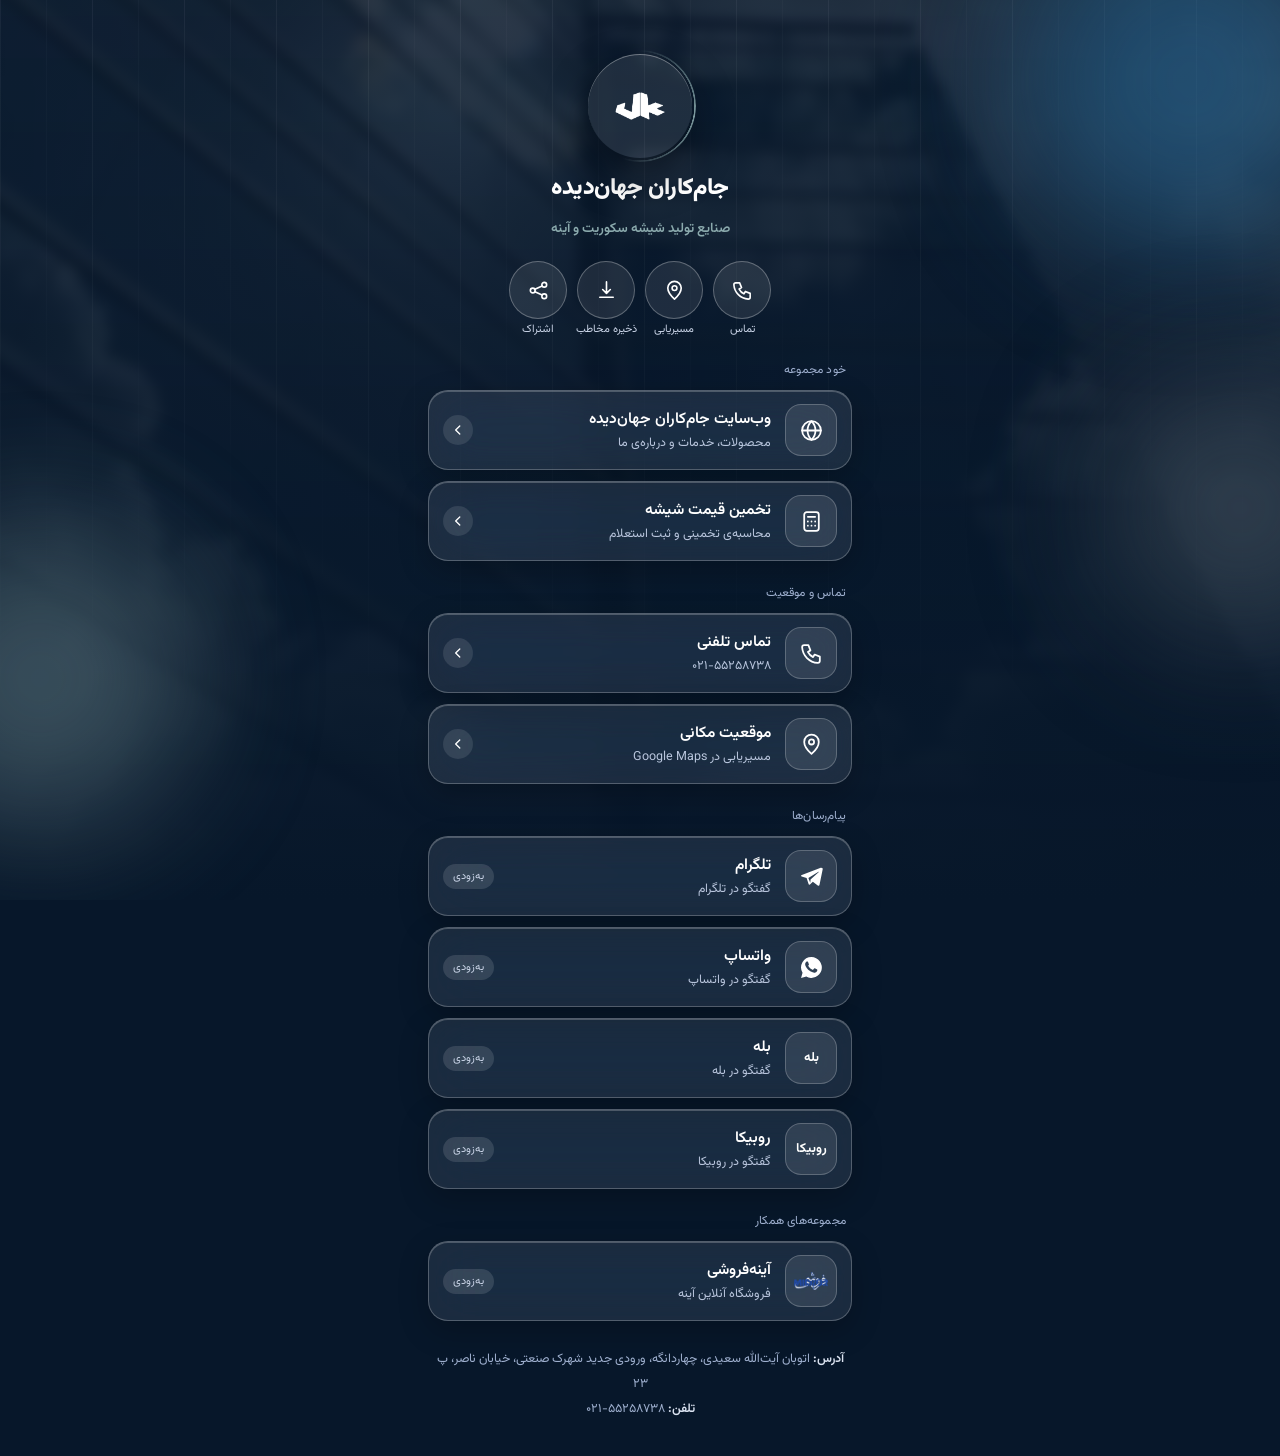
<file: links.html>
<!DOCTYPE html>
<html lang="fa" dir="rtl">
<head>
<meta charset="utf-8">
<meta name="viewport" content="width=device-width,initial-scale=1,viewport-fit=cover">
<meta name="theme-color" content="#07172a">
<title>راه‌های ارتباطی | جام‌کاران جهان‌دیده</title>
<link href="https://fonts.googleapis.com/css2?family=Vazirmatn:wght@400;600;900&display=swap" rel="stylesheet">
<style>
:root{--navy:#07172a;--ink:#1F2C43;--teal:#8BAAAD;--glass:rgba(255,255,255,.09)}
*{box-sizing:border-box;margin:0}
html{-webkit-text-size-adjust:100%}
body{font-family:Vazirmatn,Tahoma,sans-serif;background:var(--navy);color:#fff;min-height:100vh;min-height:100svh;overflow-x:hidden;display:flex;justify-content:center}
a{color:inherit;text-decoration:none}
button{font:inherit;color:inherit;border:0;background:none;cursor:pointer}

/* ---------- پس‌زمینه: عکس نما، شیشه‌ی شیاردار و نورهای شناور ---------- */
.bg{position:fixed;inset:0;z-index:0;overflow:hidden}
.bg .photo{position:absolute;inset:-6%;background:url(assets/img-71dd236196.jpg) center/cover;filter:blur(6px) saturate(.9);opacity:.32;transform:scale(1.05)}
.bg .tint{position:absolute;inset:0;background:linear-gradient(180deg,rgba(7,23,42,.55),rgba(7,23,42,.82) 55%,#07172a)}
.bg .flutes{position:absolute;inset:0;background:repeating-linear-gradient(90deg,rgba(255,255,255,.05) 0 1px,rgba(255,255,255,0) 1px 46px,rgba(255,255,255,.025) 46px 47px,rgba(255,255,255,0) 47px 92px);-webkit-mask-image:linear-gradient(180deg,#000,transparent 85%);mask-image:linear-gradient(180deg,#000,transparent 85%)}
.orb{position:absolute;border-radius:50%;filter:blur(70px);opacity:.55;will-change:transform;animation:drift 18s ease-in-out infinite alternate}
.o1{width:340px;height:340px;background:#2b6f9e;top:-90px;right:-80px}
.o2{width:300px;height:300px;background:#8BAAAD;bottom:8%;left:-110px;animation-duration:23s;opacity:.38}
.o3{width:260px;height:260px;background:#3E4C59;top:42%;right:-90px;animation-duration:27s;opacity:.7}
@keyframes drift{from{transform:translate3d(0,0,0) scale(1)}to{transform:translate3d(var(--dx,30px),var(--dy,40px),0) scale(1.12)}}

/* ---------- صفحه ---------- */
.page{position:relative;z-index:1;width:min(460px,100%);padding:clamp(28px,6vh,56px) 18px 34px;display:flex;flex-direction:column;align-items:center}

.id{display:flex;flex-direction:column;align-items:center;text-align:center;gap:12px;animation:rise .9s cubic-bezier(.2,.7,.2,1) both}
.mark{position:relative;width:104px;height:104px;border-radius:50%;display:grid;place-items:center;background:var(--glass);-webkit-backdrop-filter:blur(25px);backdrop-filter:blur(25px);box-shadow:0 18px 44px rgba(0,0,0,.35),inset 0 1px 0 rgba(255,255,255,.35)}
.mark:before{content:"";position:absolute;inset:-4px;border-radius:50%;background:conic-gradient(from 0deg,rgba(139,170,173,0),rgba(139,170,173,.9),rgba(255,255,255,0) 55%,rgba(139,170,173,0));-webkit-mask:radial-gradient(farthest-side,transparent calc(100% - 2px),#000 calc(100% - 1.5px));mask:radial-gradient(farthest-side,transparent calc(100% - 2px),#000 calc(100% - 1.5px));animation:spin 7s linear infinite}
.mark img{width:50px;filter:brightness(0) invert(1);position:relative}
@keyframes spin{to{transform:rotate(360deg)}}
.id h1{font-size:23px;font-weight:900;letter-spacing:-.2px}
.id p{font-size:13.5px;color:var(--teal);font-weight:600}

/* ---------- عملیات سریع ---------- */
.quick{display:flex;gap:10px;margin:22px 0 20px;animation:rise .9s .12s cubic-bezier(.2,.7,.2,1) both}
.q{width:58px;height:58px;border-radius:50%;display:grid;place-items:center;background:var(--glass);border:1px solid rgba(255,255,255,.28);-webkit-backdrop-filter:blur(25px);backdrop-filter:blur(25px);transition:transform .35s cubic-bezier(.2,.7,.2,1),background .3s;position:relative}
.q svg{width:23px;fill:none;stroke:#fff;stroke-width:1.7;stroke-linecap:round;stroke-linejoin:round}
.q:hover,.q:focus-visible{transform:translateY(-4px) scale(1.06);background:rgba(255,255,255,.2)}
.q span{position:absolute;bottom:-20px;font-size:11px;color:#c9d3e6;white-space:nowrap}

/* ---------- کارت‌های لینک ---------- */
.links{width:100%;display:flex;flex-direction:column;gap:11px;margin-top:10px}
.group{font-size:12px;color:#9fb0cf;margin:12px 6px 0;letter-spacing:.2px;animation:rise .9s both}
.card{--mx:50%;--my:50%;position:relative;overflow:hidden;display:grid;grid-template-columns:52px 1fr auto;align-items:center;gap:14px;padding:13px 14px;border-radius:20px;background:var(--glass);border:1px solid rgba(255,255,255,.24);-webkit-backdrop-filter:blur(25px) saturate(1.3);backdrop-filter:blur(25px) saturate(1.3);box-shadow:0 10px 30px rgba(0,0,0,.22),inset 0 1px 0 rgba(255,255,255,.22);transition:transform .4s cubic-bezier(.2,.7,.2,1),border-color .3s,background .3s;animation:rise .8s cubic-bezier(.2,.7,.2,1) both;animation-delay:calc(var(--i) * 70ms + 220ms)}
.card:before{content:"";position:absolute;inset:0;background:radial-gradient(240px circle at var(--mx) var(--my),rgba(255,255,255,.2),transparent 60%);opacity:0;transition:opacity .3s}
.card:after{content:"";position:absolute;top:0;bottom:0;width:36%;left:-60%;background:linear-gradient(100deg,transparent,rgba(255,255,255,.22),transparent);transform:skewX(-18deg)}
.card:hover,.card:focus-visible{transform:translateY(-3px);border-color:rgba(255,255,255,.5);background:rgba(255,255,255,.13)}
.card:hover:before{opacity:1}
.card:hover:after{left:130%;transition:left .9s cubic-bezier(.2,.7,.2,1)}
.card:active{transform:scale(.985)}
.ic{width:52px;height:52px;border-radius:16px;display:grid;place-items:center;background:rgba(255,255,255,.1);border:1px solid rgba(255,255,255,.22);transition:background .35s,transform .35s,border-color .35s;position:relative;z-index:1}
.ic svg{width:25px;fill:#fff}
.ic svg.ln{fill:none;stroke:#fff;stroke-width:1.7;stroke-linecap:round;stroke-linejoin:round}
.ic b{font-size:13px;font-weight:700}
.ic img{width:34px;height:auto}
.card:hover .ic{background:var(--c,rgba(255,255,255,.2));border-color:transparent;transform:rotate(-6deg) scale(1.06)}
.tx{position:relative;z-index:1;min-width:0}
.tx strong{display:block;font-size:15.5px;font-weight:600}
.tx small{display:block;margin-top:2px;font-size:12.5px;color:#b9c6dd;direction:rtl}
.ar{position:relative;z-index:1;width:30px;height:30px;border-radius:50%;display:grid;place-items:center;background:rgba(255,255,255,.1);transition:transform .35s,background .3s}
.ar svg{width:14px;fill:none;stroke:#fff;stroke-width:2.3;stroke-linecap:round;stroke-linejoin:round}
.card:hover .ar{transform:translateX(-4px);background:rgba(255,255,255,.22)}
.card.pending{opacity:.62;cursor:default;pointer-events:none}
.card.pending .ar{display:none}
.soon{position:relative;z-index:1;font-size:11px;padding:4px 10px;border-radius:999px;background:rgba(255,255,255,.12);color:#c9d3e6;white-space:nowrap}

/* ---------- آدرس و پایان ---------- */
.addr{margin-top:26px;text-align:center;font-size:12.5px;line-height:2;color:#9fb0cf;animation:rise .9s .9s both}
.addr b{color:#dbe3f1;font-weight:600}
.toast{position:fixed;left:50%;bottom:26px;transform:translate(-50%,30px);background:rgba(255,255,255,.95);color:var(--ink);padding:10px 18px;border-radius:999px;font-size:13px;font-weight:600;opacity:0;pointer-events:none;transition:.4s;z-index:5}
.toast.on{opacity:1;transform:translate(-50%,0)}
@keyframes rise{from{opacity:0;transform:translateY(22px);filter:blur(6px)}to{opacity:1;transform:none;filter:none}}
@media (prefers-reduced-motion:reduce){*{animation-duration:.01ms!important;animation-delay:0s!important;transition-duration:.01ms!important}}
</style>
</head>
<body>
<div class="bg" aria-hidden="true"><div class="photo"></div><div class="tint"></div><div class="flutes"></div><i class="orb o1"></i><i class="orb o2"></i><i class="orb o3"></i></div>

<main class="page">
  <header class="id">
    <div class="mark"><img src="assets/logo-jk.png" alt="لوگوی جام‌کاران جهان‌دیده" onerror="this.onerror=null;this.src='assets/img-76fe925819.png'"></div>
    <h1>جام‌کاران جهان‌دیده</h1>
    <p>صنایع تولید شیشه سکوریت و آینه</p>
  </header>

  <nav class="quick" aria-label="دسترسی سریع">
    <a class="q" href="tel:+982155258738" aria-label="تماس"><svg viewBox="0 0 24 24"><path d="M5 4h4l2 5-2.5 1.5a11 11 0 0 0 5 5L15 13l5 2v4a2 2 0 0 1-2 2A16 16 0 0 1 3 6a2 2 0 0 1 2-2z"/></svg><span>تماس</span></a>
    <a class="q" id="mapQuick" href="https://maps.app.goo.gl/X47LVhaXhbwTCxJL6?g_st=ic" target="_blank" rel="noopener" aria-label="مسیریابی"><svg viewBox="0 0 24 24"><path d="M12 21s7-6.2 7-11.5A7 7 0 0 0 5 9.5C5 14.800 12 21 12 21z"/><circle cx="12" cy="9.500" r="2.500"/></svg><span>مسیریابی</span></a>
    <button class="q" id="vcard" aria-label="ذخیره در مخاطبین"><svg viewBox="0 0 24 24"><path d="M12 3v12m0 0l-4-4m4 4l4-4M5 19h14"/></svg><span>ذخیره مخاطب</span></button>
    <button class="q" id="share" aria-label="اشتراک‌گذاری"><svg viewBox="0 0 24 24"><circle cx="6" cy="12" r="2.500"/><circle cx="18" cy="6" r="2.500"/><circle cx="18" cy="18" r="2.500"/><path d="M8.200 10.800l7.600-3.600M8.200 13.200l7.600 3.600"/></svg><span>اشتراک</span></button>
  </nav>

  <section class="links" id="links"></section>

  <p class="addr"><b>آدرس:</b> اتوبان آیت‌الله سعیدی، چهاردانگه، ورودی جدید شهرک صنعتی، خیابان ناصر، پ ۲۳<br><b>تلفن:</b> <a href="tel:+982155258738" dir="ltr">۰۲۱-۵۵۲۵۸۷۳۸</a></p>
</main>
<div class="toast" id="toast"></div>

<script>
/* لینک پیام‌رسان‌ها را اینجا وارد کنید. تا وقتی خالی باشند، دکمه‌شان با برچسب «به‌زودی» غیرفعال نمایش داده می‌شود. */
const LINKS = { telegram: '', whatsapp: '', bale: '', rubika: '', mirror: '' };

const ICON = {
  tg: '<svg viewBox="0 0 24 24"><path d="M21.500 3.400 2.700 10.600c-1 .4-.9 1.100-.2 1.300l4.800 1.500 1.800 5.600c.2.600.4.800.9.800s.7-.2 1-.5l2.300-2.200 4.700 3.500c.9.500 1.500.2 1.700-.8l3-14.600c.3-1.200-.4-1.700-1.300-1.300zM9 13.500l9.300-5.800c.4-.3.8-.1.5.2l-7.700 7-.3 3.200z"/></svg>',
  wa: '<svg viewBox="0 0 24 24"><path d="M12 2a10 10 0 0 0-8.600 15.100L2 22l5-1.300A10 10 0 1 0 12 2zm5 13.800c-.2.600-1.200 1.100-1.700 1.200-.5.100-1 .1-3.400-.9-2.900-1.200-4.700-4.200-4.900-4.400-.1-.2-1.100-1.500-1.100-2.800s.7-2 1-2.300c.2-.3.500-.3.700-.3h.5c.2 0 .4 0 .6.500l.8 2c.1.200.1.400 0 .5l-.4.600c-.1.200-.3.300-.1.600.2.300.8 1.300 1.700 2.100 1.200 1 2.100 1.300 2.400 1.500.3.100.5.100.6-.1l.9-1.100c.2-.2.4-.2.600-.1l1.900.9c.2.100.4.200.4.300.1.200.1.800-.1 1.400z"/></svg>',
  web: '<svg class="ln" viewBox="0 0 24 24"><circle cx="12" cy="12" r="9"/><path d="M3 12h18M12 3c2.600 2.600 3.800 5.600 3.800 9S14.600 18.400 12 21c-2.600-2.600-3.800-5.600-3.800-9S9.400 5.600 12 3z"/></svg>',
  calc: '<svg class="ln" viewBox="0 0 24 24"><rect x="5" y="3" width="14" height="18" rx="2.500"/><path d="M8.500 7.500h7M8.500 12h.01M12 12h.01M15.500 12h.01M8.500 16h.01M12 16h.01M15.500 16h.01"/></svg>',
  call: '<svg class="ln" viewBox="0 0 24 24"><path d="M5 4h4l2 5-2.500 1.500a11 11 0 0 0 5 5L15 13l5 2v4a2 2 0 0 1-2 2A16 16 0 0 1 3 6a2 2 0 0 1 2-2z"/></svg>',
  pin: '<svg class="ln" viewBox="0 0 24 24"><path d="M12 21s7-6.200 7-11.500A7 7 0 0 0 5 9.500C5 14.800 12 21 12 21z"/><circle cx="12" cy="9.500" r="2.500"/></svg>',
  mir: '<img src="assets/img-2356b59edf.png" alt="">'
};
const ITEMS = [
  { g: 'خود مجموعه' },
  { t: 'وب‌سایت جام‌کاران جهان‌دیده', s: 'محصولات، خدمات و درباره‌ی ما', href: 'index.html', icon: ICON.web, c: '#3E4C59' },
  { t: 'تخمین قیمت شیشه', s: 'محاسبه‌ی تخمینی و ثبت استعلام', href: 'index.html#est', icon: ICON.calc, c: '#2b6f9e' },
  { g: 'تماس و موقعیت' },
  { t: 'تماس تلفنی', s: '۰۲۱-۵۵۲۵۸۷۳۸', href: 'tel:+982155258738', icon: ICON.call, c: '#4a8f7a' },
  { t: 'موقعیت مکانی', s: 'مسیریابی در Google Maps', href: 'https://maps.app.goo.gl/X47LVhaXhbwTCxJL6?g_st=ic', icon: ICON.pin, c: '#c2554d', blank: true },
  { g: 'پیام‌رسان‌ها' },
  { t: 'تلگرام', s: 'گفتگو در تلگرام', href: LINKS.telegram, icon: ICON.tg, c: '#2AABEE', blank: true },
  { t: 'واتساپ', s: 'گفتگو در واتساپ', href: LINKS.whatsapp, icon: ICON.wa, c: '#25D366', blank: true },
  { t: 'بله', s: 'گفتگو در بله', href: LINKS.bale, icon: '<b>بله</b>', c: '#1BA39C', blank: true },
  { t: 'روبیکا', s: 'گفتگو در روبیکا', href: LINKS.rubika, icon: '<b>روبیکا</b>', c: '#8A3FF0', blank: true },
  { g: 'مجموعه‌های همکار' },
  { t: 'آینه‌فروشی', s: 'فروشگاه آنلاین آینه', href: LINKS.mirror, icon: ICON.mir, c: '#d9e2f2', blank: true }
];
const root = document.getElementById('links');
let n = 0;
ITEMS.forEach(it => {
  if (it.g) { const g = document.createElement('div'); g.className = 'group'; g.style.animationDelay = (n * 70 + 200) + 'ms'; g.textContent = it.g; root.append(g); return; }
  const ok = !!it.href;
  const a = document.createElement(ok ? 'a' : 'div');
  a.className = 'card' + (ok ? '' : ' pending');
  a.style.setProperty('--i', n++);
  a.style.setProperty('--c', it.c);
  if (ok) { a.href = it.href; if (it.blank) { a.target = '_blank'; a.rel = 'noopener'; } }
  a.innerHTML = '<span class="ic">' + it.icon + '</span><span class="tx"><strong>' + it.t + '</strong><small>' + it.s + '</small></span>' +
    (ok ? '<span class="ar"><svg viewBox="0 0 24 24"><path d="M15 5l-7 7 7 7"/></svg></span>' : '<span class="soon">به‌زودی</span>');
  a.addEventListener('pointermove', e => { const r = a.getBoundingClientRect(); a.style.setProperty('--mx', (e.clientX - r.left) + 'px'); a.style.setProperty('--my', (e.clientY - r.top) + 'px'); });
  root.append(a);
});

const toast = (m) => { const t = document.getElementById('toast'); t.textContent = m; t.classList.add('on'); clearTimeout(t._h); t._h = setTimeout(() => t.classList.remove('on'), 2200); };

document.getElementById('share').addEventListener('click', async () => {
  const data = { title: 'جام‌کاران جهان‌دیده', text: 'صنایع تولید شیشه سکوریت و آینه', url: location.href };
  try { if (navigator.share) await navigator.share(data); else { await navigator.clipboard.writeText(location.href); toast('لینک کپی شد'); } }
  catch (e) { /* کاربر انصراف داد */ }
});

document.getElementById('vcard').addEventListener('click', () => {
  const v = ['BEGIN:VCARD', 'VERSION:3.0', 'FN:جام‌کاران جهان‌دیده', 'ORG:جام‌کاران جهان‌دیده', 'TITLE:صنایع تولید شیشه سکوریت و آینه',
    'TEL;TYPE=WORK,VOICE:+982155258738', 'ADR;TYPE=WORK:;;اتوبان آیت‌الله سعیدی، چهاردانگه، ورودی جدید شهرک صنعتی، خیابان ناصر، پ ۲۳;;;;', 'END:VCARD'].join('\r\n');
  const a = document.createElement('a');
  a.href = URL.createObjectURL(new Blob([v], { type: 'text/vcard;charset=utf-8' }));
  a.download = 'jamkaran.vcf';
  document.body.append(a); a.click(); a.remove();
  toast('کارت مخاطب ذخیره شد');
});

/* نورهای پس‌زمینه با حرکت اشاره‌گر کمی جابه‌جا می‌شوند */
addEventListener('pointermove', e => {
  const x = e.clientX / innerWidth - .5, y = e.clientY / innerHeight - .5;
  document.querySelectorAll('.orb').forEach((o, i) => { o.style.setProperty('--dx', (x * (60 + i * 30)) + 'px'); o.style.setProperty('--dy', (y * (60 + i * 30)) + 'px'); });
});
</script>
</body>
</html>
</file>
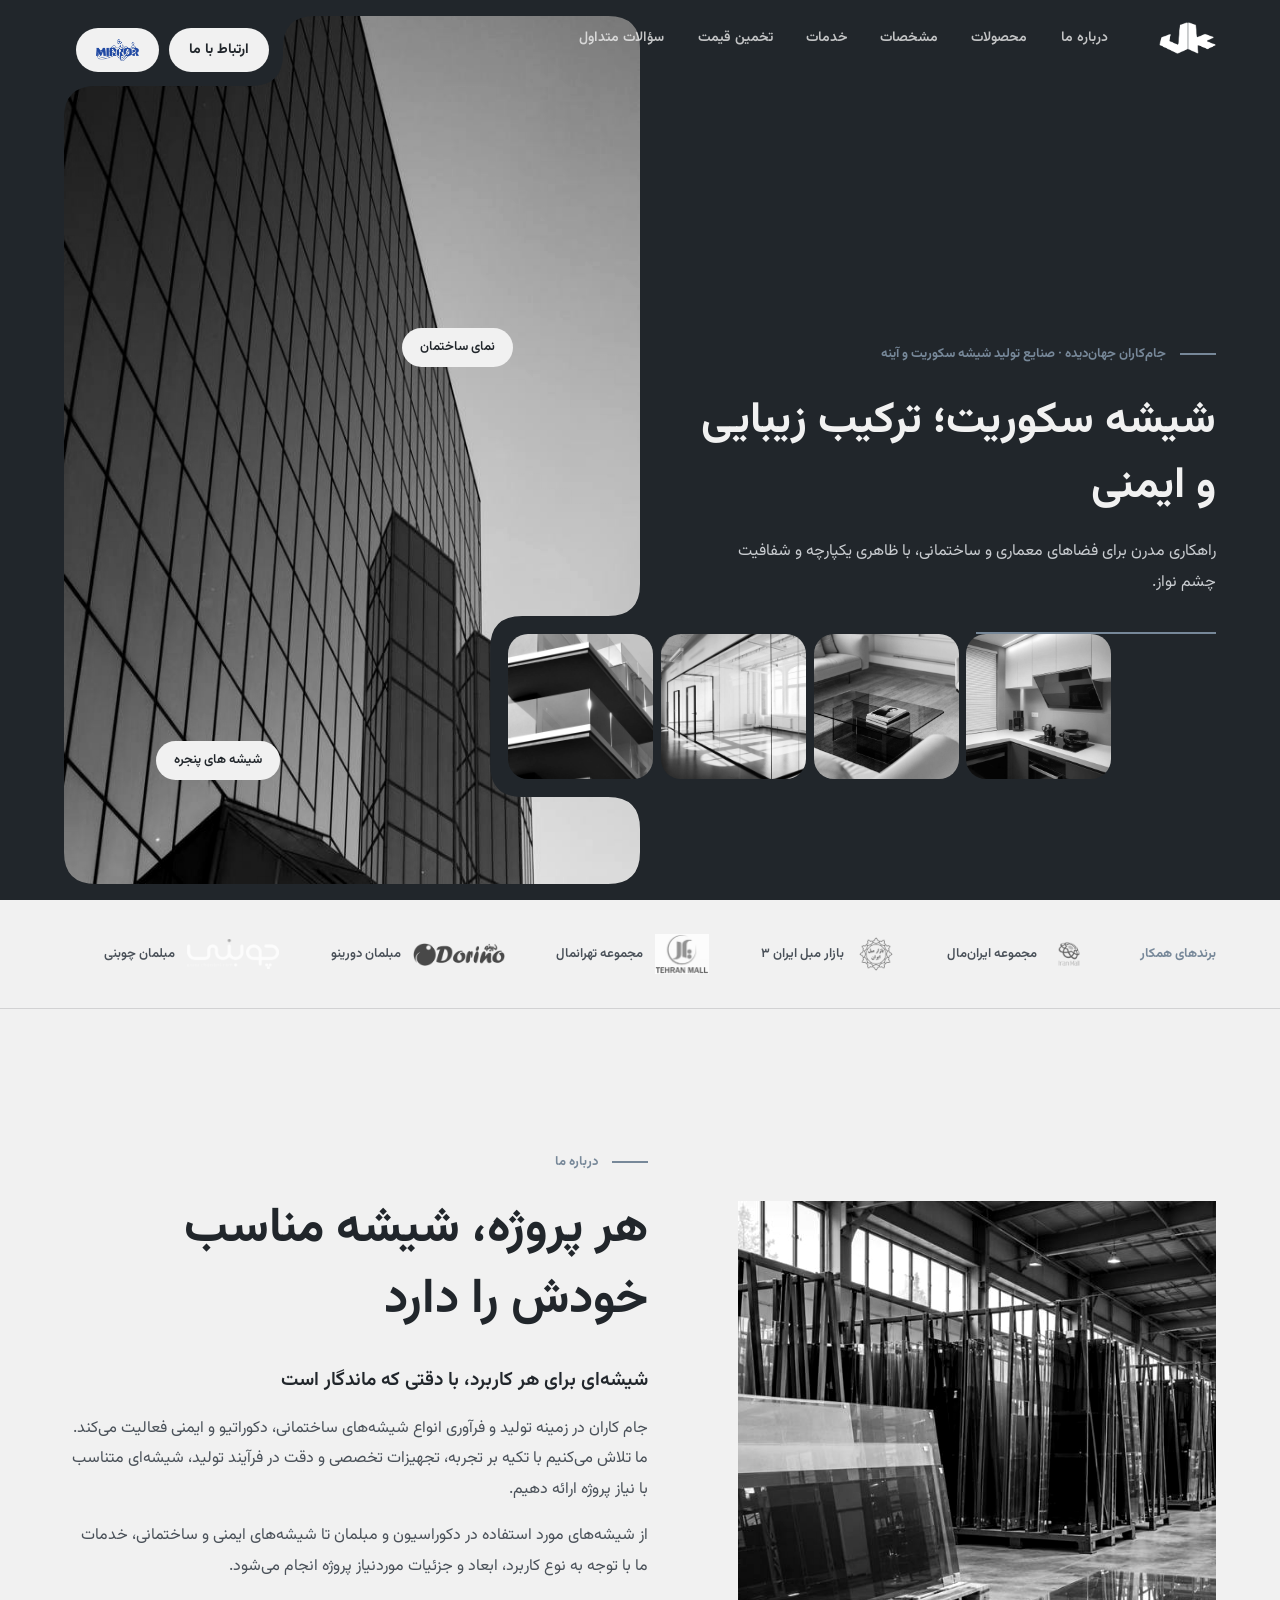
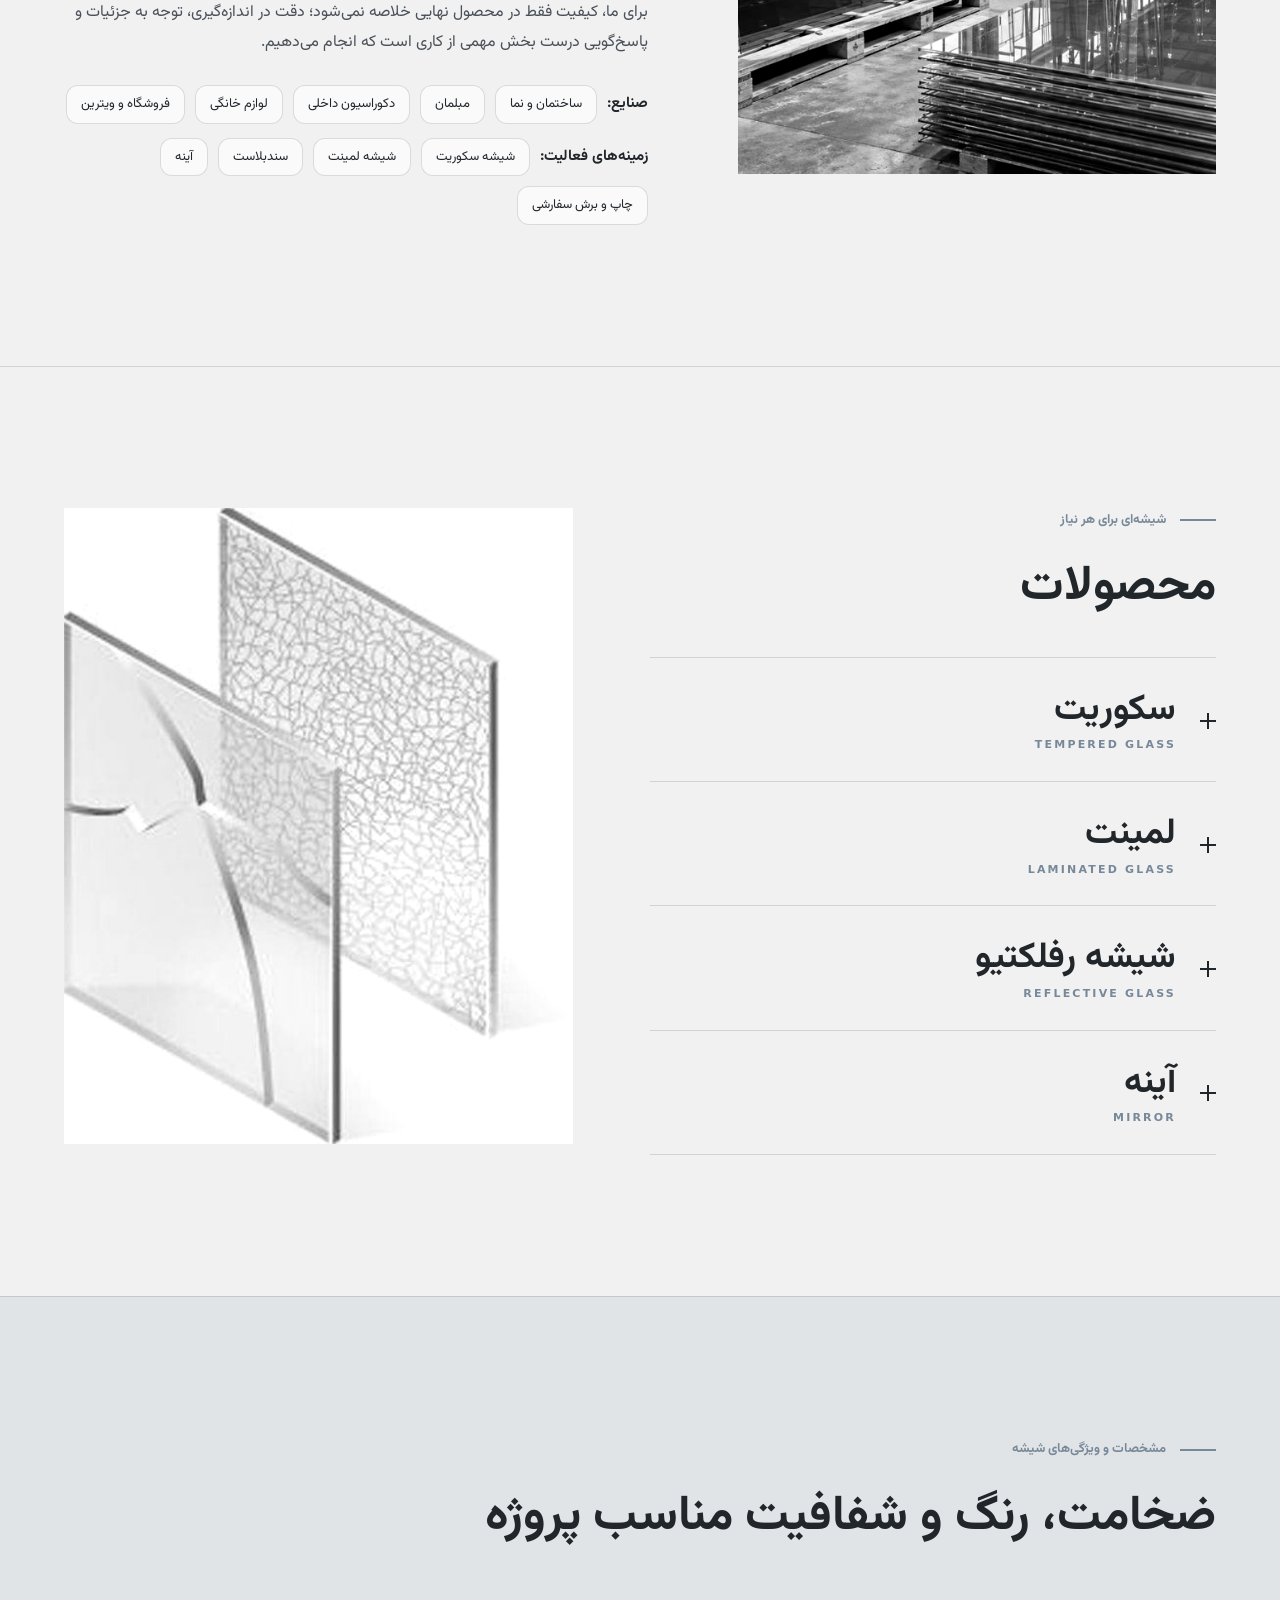
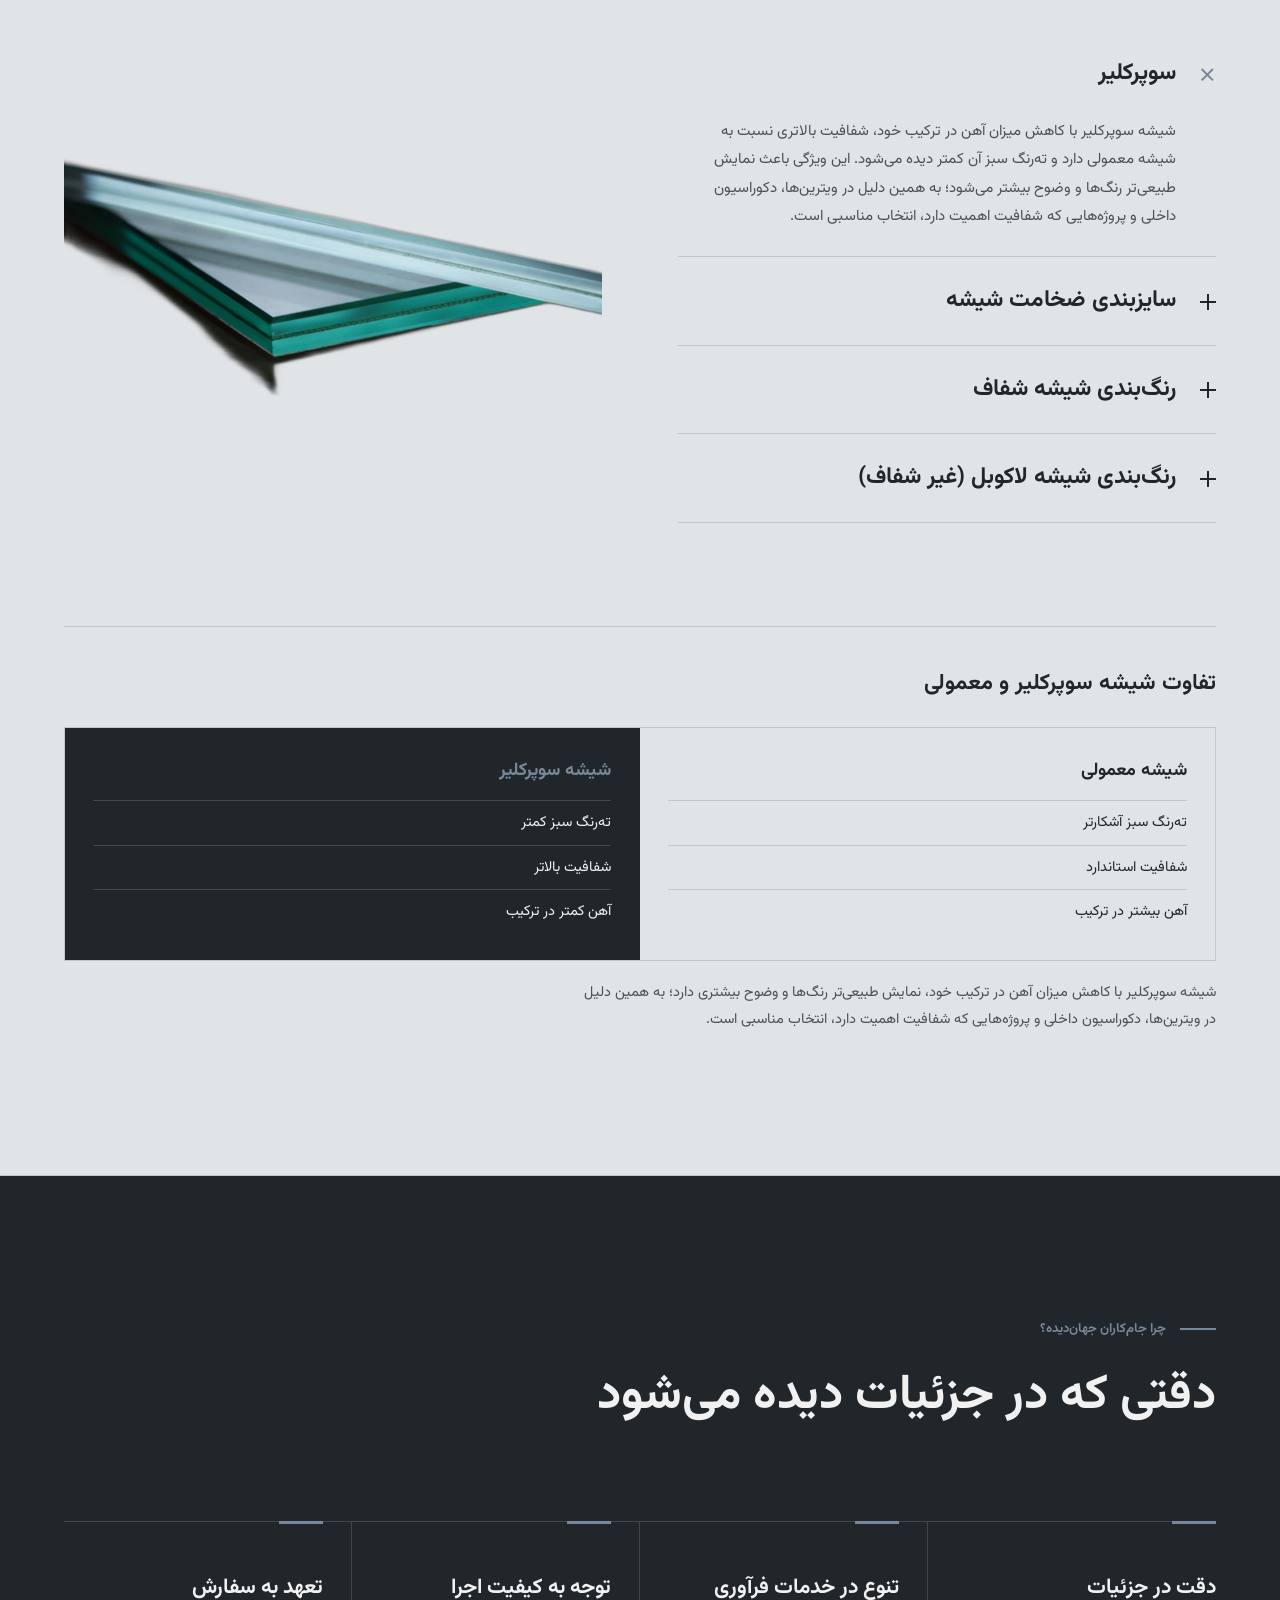
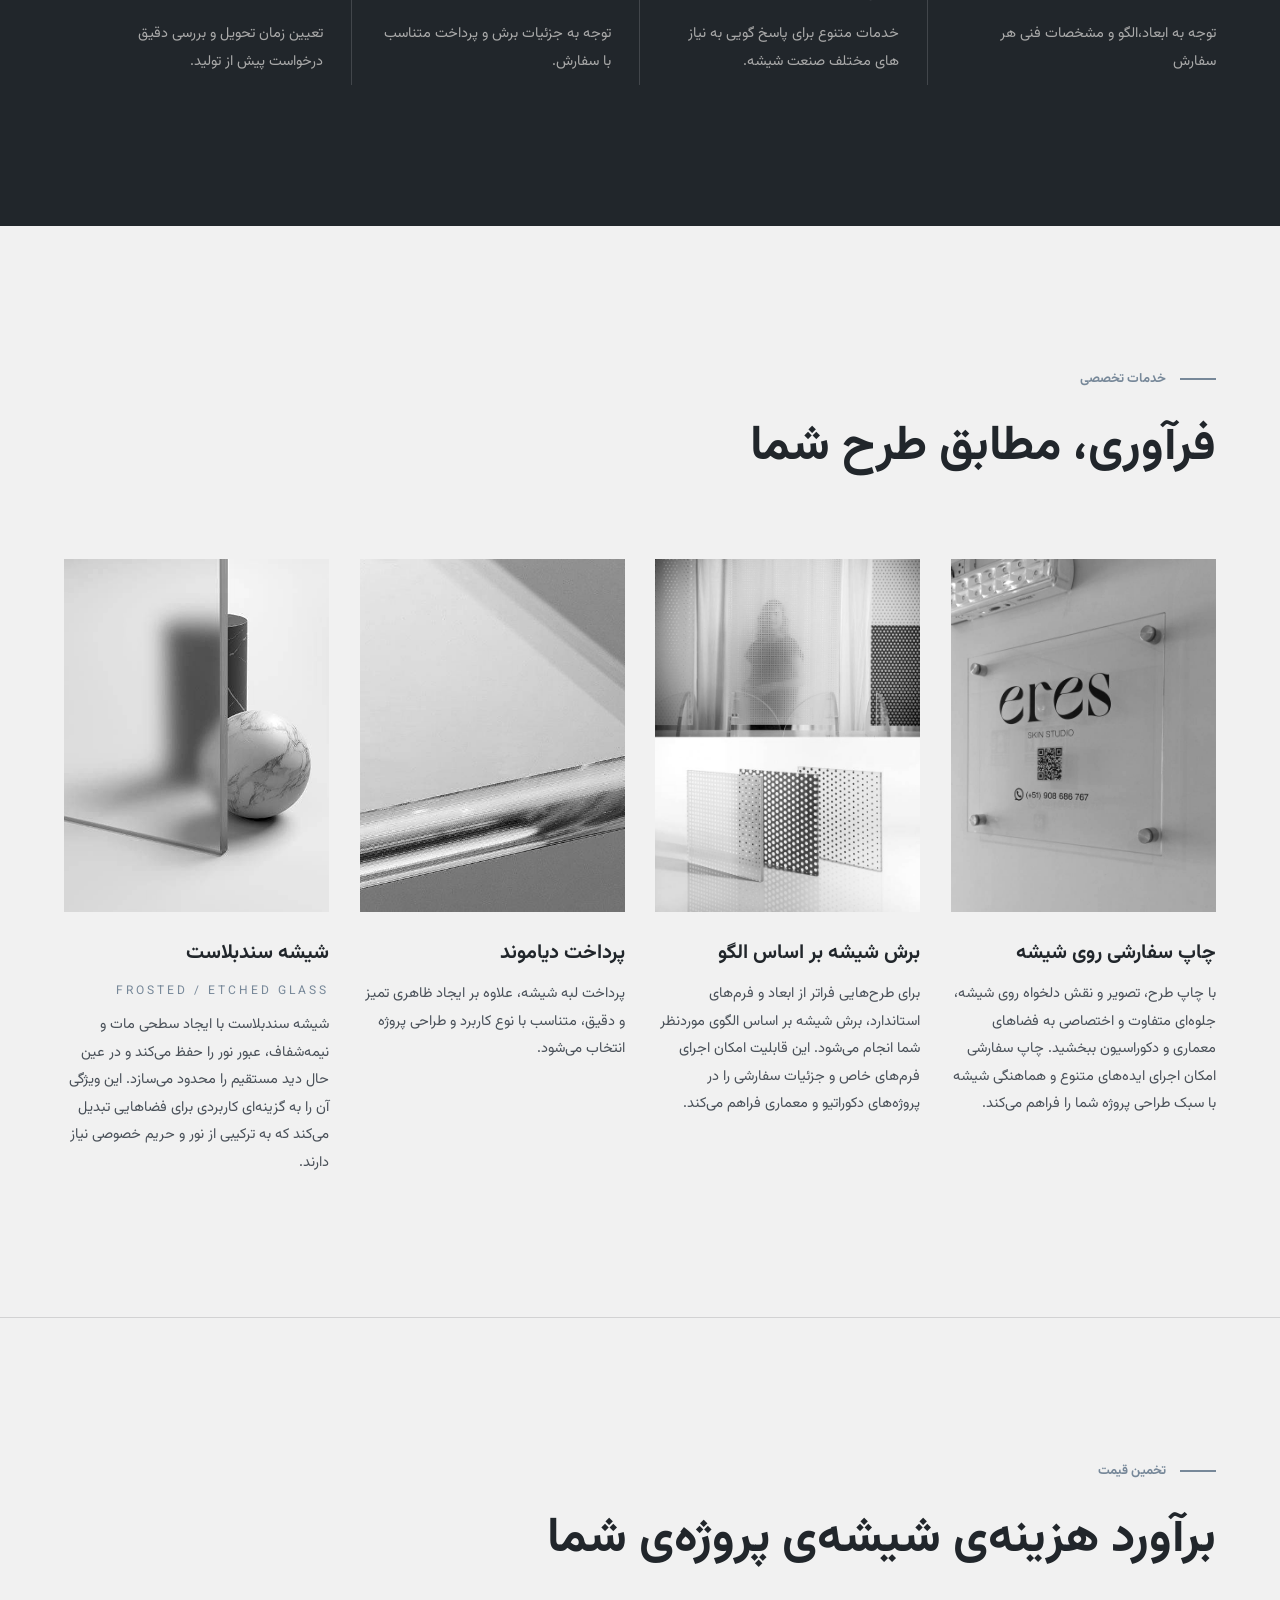
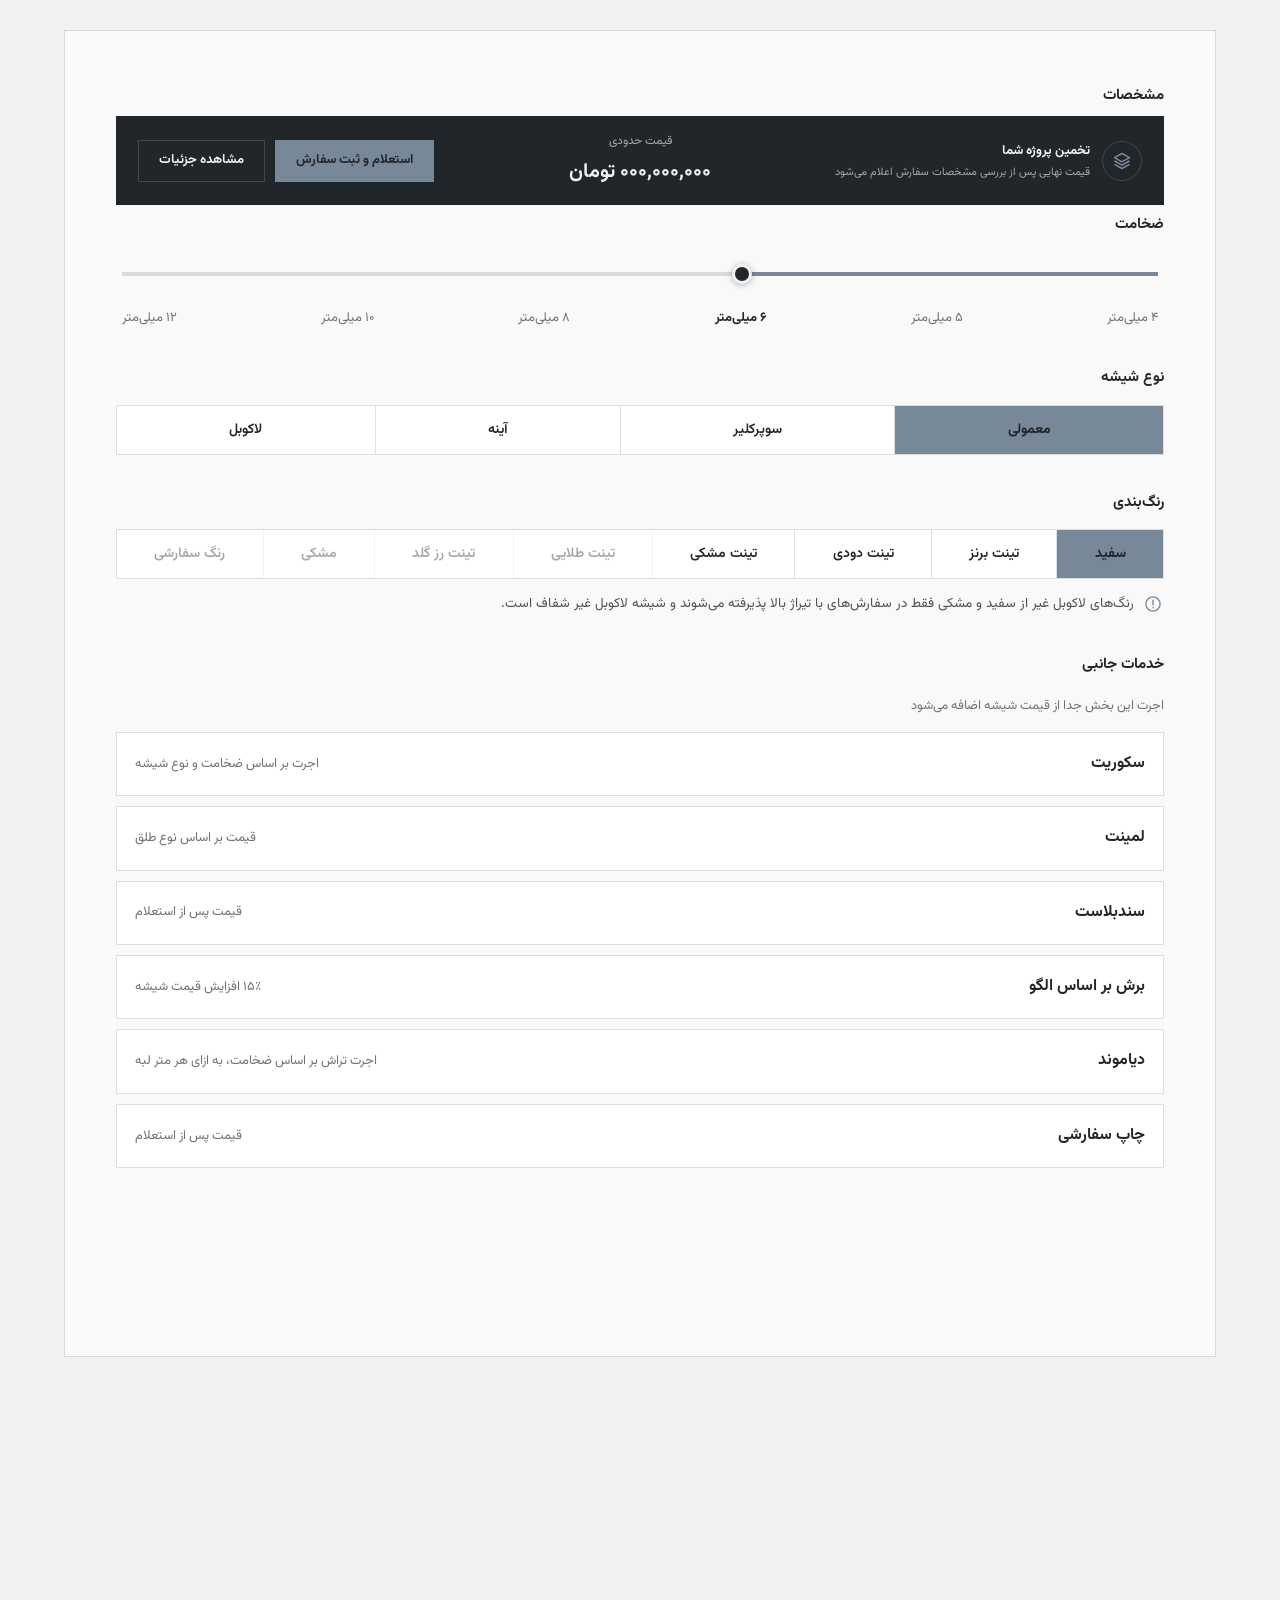
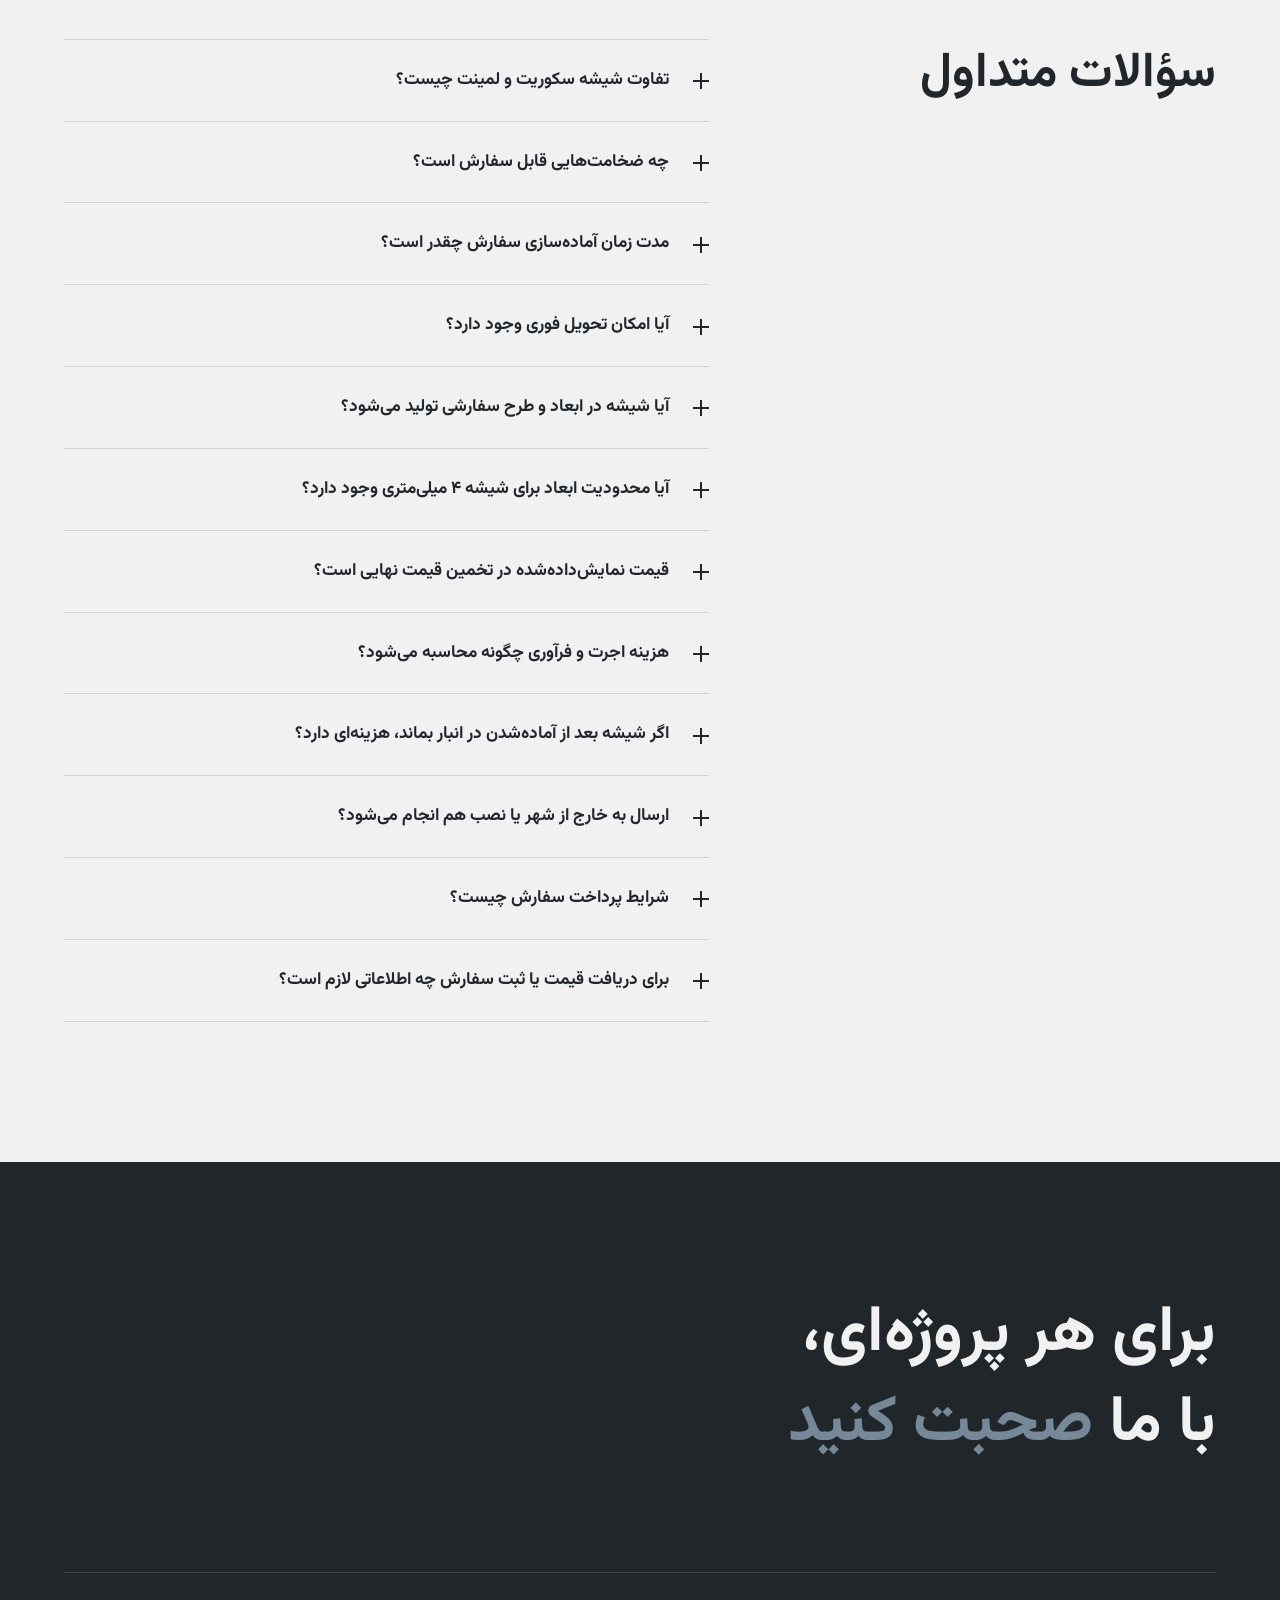
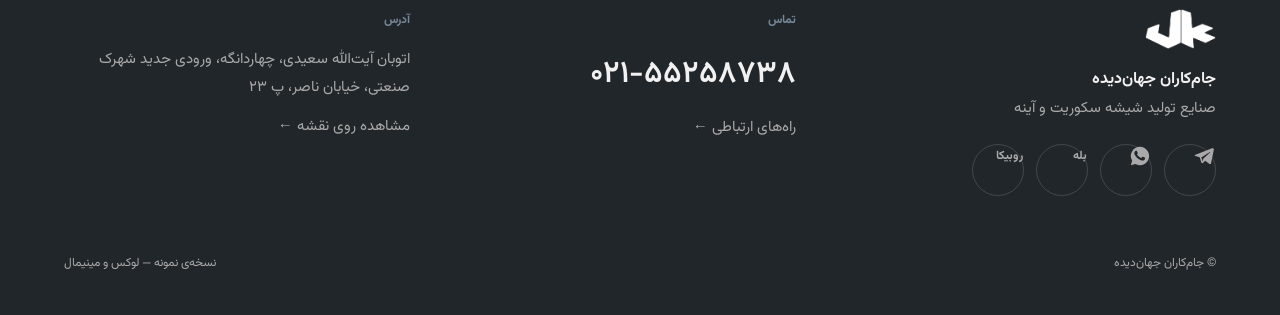
<file: luxury.html>
<!DOCTYPE html>
<html lang="fa" dir="rtl">
<head>
<meta charset="utf-8">
<meta name="viewport" content="width=device-width, initial-scale=1, viewport-fit=cover">
<meta name="theme-color" content="#21262B">
<title>جام‌کاران جهان‌دیده | نسخه‌ی لوکس و مینیمال</title>
<link rel="icon" href="assets/logo-jk-square.png?v=1">
<link href="https://fonts.googleapis.com/css2?family=Vazirmatn:wght@400;600;700;800&display=swap" rel="stylesheet">
<style>
:root{--ink:#21262B;--mid:#A9A9A9;--paper:#F1F1F1;--slate:#778899;--soft:rgba(119,136,153,.13);--line:rgba(33,38,43,.15);--line-d:rgba(241,241,241,.16);--ease:cubic-bezier(.22,1,.36,1);--pad:clamp(20px,5vw,72px)}
*{box-sizing:border-box;margin:0}
html{scroll-behavior:smooth;-webkit-tap-highlight-color:transparent;-webkit-text-size-adjust:100%;scroll-padding-top:84px}
body{font-family:Vazirmatn,Tahoma,sans-serif;background:var(--paper);color:var(--ink);line-height:1.9;overflow-x:clip}
img{display:block;max-width:100%}
a{color:inherit;text-decoration:none}
button{font:inherit;color:inherit;background:none;border:0;cursor:pointer;touch-action:manipulation;-webkit-user-select:none;user-select:none}
:focus-visible{outline:2px solid var(--slate);outline-offset:3px}
h1,h2,h3{font-weight:700}
.wrap{max-width:1360px;margin:0 auto;padding-inline:var(--pad)}
.eyebrow{display:flex;align-items:center;gap:14px;font-size:13px;color:var(--slate);font-weight:700}
.eyebrow:before{content:"";width:36px;height:2px;background:currentColor}
section{padding-block:clamp(88px,11vw,164px)}
.h2{font-size:clamp(30px,3.8vw,56px);line-height:1.45;margin:20px 0 0}
.rv{opacity:0;transform:translateY(26px);transition:opacity .8s var(--ease) var(--d,0ms),transform .8s var(--ease) var(--d,0ms)}
.rv.in{opacity:1;transform:none}
.btn{display:inline-flex;align-items:center;gap:12px;height:52px;padding:0 28px;border:1px solid var(--ink);font-size:14px;font-weight:700;transition:background .3s,color .3s,transform .16s var(--ease)}
.btn:active{transform:scale(.97)}
.hd{position:fixed;inset:0 0 auto 0;z-index:50;height:76px;color:var(--ink);transition:background .4s,box-shadow .4s,color .3s}
.hd.sc{background:rgba(241,241,241,.86);backdrop-filter:blur(16px);-webkit-backdrop-filter:blur(16px);box-shadow:0 1px 0 var(--line)}
.hd.dark{color:var(--paper)}
.hd.dark.sc{background:rgba(33,38,43,.78);box-shadow:0 1px 0 var(--line-d)}
.hd .wrap{height:100%;display:flex;align-items:center;gap:clamp(24px,4vw,64px)}
.hd .logo{height:32px;width:auto;transition:filter .3s}
.hd.dark .logo{filter:invert(1)}
.hd nav{display:flex;gap:clamp(16px,2.6vw,38px);font-size:14px;font-weight:600}
.hd nav a{position:relative;padding:6px 0;opacity:.78;transition:opacity .25s}
.hd nav a:after{content:"";position:absolute;inset:auto 0 0 0;height:2px;background:var(--slate);transform:scaleX(0);transform-origin:right;transition:transform .45s var(--ease)}
.hd nav a.act{opacity:1}.hd nav a.act:after{transform:scaleX(1)}
.pbar{position:absolute;inset:auto 0 0 0;height:2px;background:var(--slate);transform:scaleX(0);transform-origin:right}
.burger{display:none;margin-inline-start:auto;width:44px;height:44px;position:relative}
.burger i{position:absolute;inset-inline:10px;height:2px;background:currentColor;border-radius:2px}
.burger i:nth-child(1){top:15px}.burger i:nth-child(2){top:21px}.burger i:nth-child(3){top:27px}
@media(hover:hover) and (pointer:fine){.hd nav a:hover{opacity:1}.hd nav a:hover:after{transform:scaleX(1)}}
.menu{position:fixed;inset:0;z-index:70;background:var(--ink);color:var(--paper);display:flex;flex-direction:column;justify-content:center;padding:0 var(--pad);opacity:0;pointer-events:none;transition:opacity .35s var(--ease)}
.menu.open{opacity:1;pointer-events:auto}
.menu a{font-size:clamp(28px,8vw,40px);font-weight:700;padding:12px 0;border-bottom:1px solid var(--line-d);transition:color .25s,padding .35s var(--ease)}
.menu a:last-of-type{color:var(--slate)}
.menu .x{position:absolute;top:16px;inset-inline-end:var(--pad);width:44px;height:44px}
.menu .x:before,.menu .x:after{content:"";position:absolute;inset:50% 10px auto;height:2px;background:currentColor;border-radius:2px;transform:rotate(45deg)}
.menu .x:after{transform:rotate(-45deg)}
@media(hover:hover) and (pointer:fine){.menu a:hover{color:var(--slate);padding-inline-start:12px}}
.hero{background:var(--ink);color:var(--paper);padding:16px var(--pad);min-height:100vh;min-height:100svh;display:grid;grid-template-columns:1fr 50%;gap:clamp(24px,4vw,64px);align-items:center}
.htext{padding-top:76px;max-width:34em}
.htext .eyebrow{color:var(--slate)}
.htext h1{font-size:clamp(28px,3.4vw,54px);line-height:1.5;margin:22px 0 18px}
.htext p{color:#c9ccd0;font-size:clamp(15px,1.25vw,18px);max-width:30em}
.hp{margin-top:34px;height:2px;background:var(--line-d);position:relative;overflow:hidden;max-width:240px}
.hp i{position:absolute;inset:0;background:var(--slate);transform:scaleX(0);transform-origin:right}
.hp i.run{animation:fill 6s linear forwards}
@keyframes fill{to{transform:scaleX(1)}}
.htext h1,.htext p{animation:up 1s var(--ease) both}.htext p{animation-delay:.12s}
@keyframes up{from{opacity:0;transform:translateY(28px)}}
.frame{position:relative;--u:.45vw;height:calc(100vh - 32px);height:calc(100svh - 32px);min-height:540px}
.fi{position:absolute;inset:0;overflow:hidden}
.fi img{position:absolute;inset:0;width:100%;height:100%;object-fit:cover;filter:grayscale(1) contrast(1.05);opacity:0;transform:scale(1.06);transition:opacity 1.1s ease,transform 6s ease-out}
.fi img.on{opacity:1;transform:scale(1)}
.lab{position:absolute;z-index:6;background:var(--paper);color:var(--ink);border-radius:999px;padding:7px 18px;font-size:13px;font-weight:600;animation:pop .8s var(--ease) .6s both}
@keyframes pop{from{opacity:0;transform:scale(.9) translateY(12px)}}
.notch{position:absolute;top:0;left:0;z-index:5;display:flex;gap:10px;padding:12px 14px 14px 12px}
.nb{display:inline-flex;align-items:center;justify-content:center;height:44px;padding:0 20px;border-radius:999px;background:var(--paper);color:var(--ink);font-size:14px;font-weight:700;transition:background .3s,transform .16s var(--ease)}
.nb img{height:22px;width:auto}
.nb:active{transform:scale(.97)}
@media(hover:hover) and (pointer:fine){.nb:hover{background:var(--slate)}}
.thumbs{--pad2:max(18px,calc(3*var(--u)));--sz:calc(25.2*var(--u));--st:calc(26.5*var(--u));position:absolute;z-index:4;left:calc(74*var(--u));bottom:calc(15.1*var(--u));height:calc(2*var(--pad2) + var(--sz));width:calc(var(--pad2)*2 + var(--st)*3 + var(--sz));direction:ltr}
.thumbs div{position:absolute;top:var(--pad2);left:calc(var(--pad2) + var(--p,0)*var(--st));width:var(--sz);height:var(--sz);border-radius:20px;background-size:cover;background-position:center;filter:grayscale(1);cursor:pointer;transition:left .9s cubic-bezier(.65,0,.35,1),opacity .6s,transform .9s cubic-bezier(.65,0,.35,1)}
@media(hover:hover) and (pointer:fine){.thumbs div:hover{filter:none}}
.brands{padding-block:34px;border-bottom:1px solid var(--line)}
.brands .wrap{display:flex;align-items:center;gap:clamp(20px,4vw,56px);overflow-x:auto;scrollbar-width:none}
.brands .wrap::-webkit-scrollbar{display:none}
.brands .k{flex:none;font-size:13px;font-weight:700;color:var(--slate)}
.bi{flex:none;display:flex;align-items:center;gap:12px;font-size:13px;font-weight:600;color:#4a5159}
.bi img{height:40px;max-width:92px;object-fit:contain;filter:grayscale(1);opacity:.8;transition:filter .4s,opacity .4s}
.bi:nth-child(5) img{filter:brightness(0);opacity:.7}
@media(hover:hover) and (pointer:fine){.bi:hover img{filter:none;opacity:1}.bi:nth-child(5):hover img{filter:brightness(0);opacity:1}}
.about .wrap{display:grid;grid-template-columns:.9fr 1.1fr;gap:clamp(32px,7vw,120px);align-items:center}
.about .ph{aspect-ratio:5/6;overflow:hidden}
.about .ph img{width:100%;height:100%;object-fit:cover;filter:grayscale(1) contrast(1.05)}
.about p{color:#4a5159;margin-bottom:16px;max-width:36em}
.about .lead{font-size:clamp(17px,1.5vw,21px);color:var(--ink);font-weight:600}
.ac{border-bottom:1px solid var(--line)}
.ac>.ah{width:100%;display:grid;grid-template-columns:20px 1fr;align-items:center;gap:20px;text-align:right}
.pl{position:relative;width:16px;height:16px;transition:transform .5s var(--ease)}
.pl:before,.pl:after{content:"";position:absolute;background:var(--ink);inset:50% 0 auto 0;height:2px}
.pl:after{transform:rotate(90deg)}
.ac.open>.ah .pl{transform:rotate(45deg)}
.ac.open>.ah .pl:before,.ac.open>.ah .pl:after{background:var(--slate)}
.ab{display:grid;grid-template-rows:0fr;transition:grid-template-rows .5s var(--ease)}
.ac.open>.ab{grid-template-rows:1fr}
.ab>div{overflow:hidden}
.prods{border-top:1px solid var(--line)}
.prods .wrap{display:grid;grid-template-columns:1fr .9fr;gap:clamp(32px,6vw,96px);align-items:start}
.plist{list-style:none;padding:0;margin-top:34px;border-top:1px solid var(--line)}
.plist .ah{padding:28px 0}
.pt{font-size:clamp(24px,2.8vw,40px);font-weight:700;line-height:1.35;display:flex;flex-direction:column}
.pt small{font-family:ui-sans-serif,system-ui,sans-serif;font-size:11px;letter-spacing:.2em;text-transform:uppercase;color:var(--slate);margin-top:4px;font-weight:600}
.pin{padding-inline-start:40px}
.pin p{color:#4a5159;margin-bottom:14px;max-width:34em}
.pin ul{list-style:none;padding:0 0 28px;display:flex;flex-wrap:wrap;gap:8px}
.pin li{font-size:13px;padding:5px 14px;border:1px solid var(--line)}
.ppre{position:sticky;top:104px;aspect-ratio:4/5;overflow:hidden;background:#d9d9d9}
.ppre img{position:absolute;inset:0;width:100%;height:100%;object-fit:cover;filter:grayscale(1) contrast(1.04);opacity:0;transform:scale(1.05);transition:opacity .7s var(--ease),transform 1.2s var(--ease)}
.ppre img.on{opacity:1;transform:none}
.specs{background:var(--soft);border-block:1px solid var(--line)}
.sgrid2{display:grid;grid-template-columns:1fr 1fr;gap:clamp(32px,6vw,96px);align-items:center;margin-top:clamp(36px,5vw,64px)}
.slist .ah{padding:22px 0;font-size:clamp(18px,1.8vw,24px);font-weight:700}
.slist p{color:#4a5159;padding:0 40px 24px 0;max-width:34em;font-size:15px}
.sview{position:relative;aspect-ratio:1/1;max-height:520px;margin-inline:auto;width:100%}
.sview img{position:absolute;inset:0;width:100%;height:100%;object-fit:contain;opacity:0;transform:scale(.97);transition:opacity .5s var(--ease),transform .7s var(--ease)}
.sview img.on{opacity:1;transform:none}
.cmp{margin-top:clamp(48px,7vw,96px);border-top:1px solid var(--line);padding-top:36px}
.cmp h3{font-size:22px;margin-bottom:22px}
.cmpg{display:grid;grid-template-columns:1fr 1fr;border:1px solid var(--line)}
.cmpg>div{padding:26px 28px}
.cmpg>div+div{border-inline-start:1px solid var(--line);background:var(--ink);color:var(--paper)}
.cmpg b{display:block;font-size:18px;margin-bottom:12px}
.cmpg div+div b{color:var(--slate)}
.cmpg ul{list-style:none;padding:0;font-size:14.5px}
.cmpg li{padding:8px 0;border-top:1px solid var(--line)}.cmpg div+div li{border-color:var(--line-d)}
.cmp .note{margin-top:18px;color:#4a5159;font-size:14.5px;max-width:44em}
.why{background:var(--ink);color:var(--paper)}
.why .h2{max-width:14em}
.wgrid{display:grid;grid-template-columns:repeat(4,1fr);margin-top:clamp(48px,7vw,96px);border-top:1px solid var(--line-d)}
.wc{padding:34px 28px 10px;border-inline-start:1px solid var(--line-d);position:relative}
.wc:first-child{border-inline-start:0;padding-inline-start:0}
.wc:before{content:"";position:absolute;top:-1px;right:28px;width:44px;height:3px;background:var(--slate)}
.wc:first-child:before{right:0}
.wc h3{font-size:21px;margin:12px 0 12px}
.wc p{color:var(--mid);font-size:14.5px}
.sgrid{display:grid;grid-template-columns:repeat(4,1fr);gap:clamp(18px,2.4vw,36px);margin-top:clamp(40px,6vw,80px)}
.sph{aspect-ratio:3/4;overflow:hidden;background:#d9d9d9;margin-bottom:22px}
.sph img{width:100%;height:100%;object-fit:cover;filter:grayscale(1) contrast(1.04);transition:transform 1.2s var(--ease),filter .8s}
@media(hover:hover) and (pointer:fine){.sc:hover .sph img{transform:scale(1.05);filter:grayscale(.15)}}
.sc h3{font-size:20px;margin-bottom:8px}
.sc p{color:#4a5159;font-size:14.5px}
.est{background:var(--paper);border-top:1px solid var(--line)}
.ec{margin-top:clamp(32px,5vw,56px);border:1px solid var(--line);background:rgba(255,255,255,.55);padding:clamp(20px,4vw,52px);position:relative}
.ec>h2{display:none}
.ec h3{font-size:15px;margin:34px 0 12px}
.ec h3.ttl{margin-top:0}
.row3{display:grid;grid-template-columns:repeat(3,1fr);gap:12px}
.pill{display:flex;align-items:center;gap:10px;background:#fff;border:1px solid var(--line);height:54px;padding:0 18px;transition:border-color .25s}
.pill:focus-within{border-color:var(--slate)}
.pill span{font-size:14px;color:#4a5159;white-space:nowrap}
.pill input{border:0;outline:0;width:100%;height:100%;font:inherit;background:none;text-align:right}
.warn{color:#8a3b3b;font-size:13px;margin-top:8px}
.slw{margin:22px 6px 4px}
#eth{-webkit-appearance:none;appearance:none;background:transparent;width:100%;height:26px;direction:rtl;cursor:pointer}
#eth::-webkit-slider-runnable-track{height:4px;background:linear-gradient(to left,var(--slate) var(--p,40%),var(--line) var(--p,40%))}
#eth::-webkit-slider-thumb{-webkit-appearance:none;width:20px;height:20px;border-radius:50%;background:var(--ink);border:3px solid var(--paper);margin-top:-8px;box-shadow:0 1px 6px rgba(0,0,0,.3)}
#eth::-moz-range-track{height:4px;background:var(--line)}#eth::-moz-range-progress{height:4px;background:var(--slate)}#eth::-moz-range-thumb{width:14px;height:14px;border-radius:50%;background:var(--ink);border:3px solid var(--paper)}
.ticks{display:flex;justify-content:space-between;font-size:13px;margin-top:6px}
.ticks span,.ticks button{cursor:pointer;color:#6b737b;transition:color .3s;background:none;border:0;font:inherit;padding:0}
.ticks span.on,.ticks button.on{color:var(--ink);font-weight:700}.ticks span.dis,.ticks button.dis{opacity:.35}
@media(hover:hover) and (pointer:fine){.ticks button:hover{color:var(--ink)}}
.seg button:disabled{opacity:.4;cursor:not-allowed}
.sc .sl-en{font-size:12px;letter-spacing:3px;color:var(--slate);margin-bottom:8px}
.about-rows{margin-top:26px;display:grid;gap:14px}
.arow{display:flex;flex-wrap:wrap;align-items:center;gap:10px}
.arow b{font-size:15px;flex:none}
.abox{border:1px solid var(--line);border-radius:12px;padding:8px 14px;font-size:13px;background:rgba(255,255,255,.65);line-height:1.6}
@keyframes pricePop{from{opacity:.35;transform:translateY(5px)}to{opacity:1;transform:none}}
.bc b.pop{display:inline-block;animation:pricePop .45s ease}
@media (prefers-reduced-motion: reduce){.bc b.pop{animation:none}}
.seg{display:flex;flex-wrap:wrap;border:1px solid var(--line);background:#fff}
.seg button{flex:1 1 auto;min-height:48px;padding:0 16px;font-size:14px;font-weight:600;color:var(--ink);transition:background .25s,color .25s,transform .16s var(--ease)}
.seg button+button{border-inline-start:1px solid var(--line)}
.seg button.on{background:var(--slate);color:var(--ink);font-weight:700}
.seg button:active{transform:scale(.97)}
@media(hover:hover) and (pointer:fine){.seg button:not(.on):hover{background:var(--soft)}}
.nt{display:flex;gap:10px;align-items:flex-start;font-size:13.5px;color:#4a5159;margin:12px 2px 0;line-height:1.9}
.nt svg{width:18px;flex:none;margin-top:4px;stroke:var(--slate);fill:none;stroke-width:1.8;stroke-linecap:round}
.ec small{color:#6b737b;font-size:13px}
.sv3{border:1px solid var(--line);background:#fff;margin-top:10px;position:relative;transition:border-color .25s,background .25s}
.sv3 label{display:flex;align-items:center;gap:12px;padding:16px 18px;cursor:pointer}
.sv3 label span{font-weight:700}
.sv3 label small{margin-inline-start:auto}
.sv3 input{position:absolute;opacity:0;pointer-events:none}
.sv3.on{border-color:var(--slate);background:var(--soft)}
.inf{display:none}
.lopt{display:none;flex-direction:column;margin-top:4px}.lopt.on{display:flex}.lopt .seg{margin-top:8px}
.ec .bar{position:sticky;bottom:14px;margin-top:34px;background:var(--ink);color:var(--paper);display:grid;grid-template-columns:1fr auto 1fr;gap:16px;align-items:center;padding:14px 22px;z-index:20}
.ec .bar .bl{display:flex;align-items:center;gap:12px}
.lay{width:40px;height:40px;border-radius:50%;border:1px solid var(--line-d);display:grid;place-items:center;flex:none}
.lay svg{width:20px;stroke:var(--slate);fill:none;stroke-width:1.8;stroke-linejoin:round}
.bar .bl b{font-size:13px;display:block}.bar .bl small{font-size:11px;color:var(--mid);display:block;line-height:1.6}
.bar .bc{text-align:center}.bar .bc small{display:block;font-size:12px;color:var(--mid)}.bar .bc b{font-size:20px;font-weight:700}
.bar .g{justify-self:end;display:flex;gap:10px}
.bar .g button{height:42px;padding:0 20px;font-size:13px;font-weight:700;border:1px solid var(--line-d);transition:background .25s,color .25s,transform .16s var(--ease)}
.bar .g .pr{background:var(--slate);border-color:var(--slate);color:var(--ink)}
.bar .g button:active{transform:scale(.97)}
@media(hover:hover) and (pointer:fine){.bar .g .pr:hover{background:var(--paper);border-color:var(--paper)}.bar .g .dt:hover{background:var(--line-d)}}
.inv{margin-top:12px;background:#fff;border:1px solid var(--line);padding:0 22px;max-height:0;overflow:hidden;opacity:0;pointer-events:none;transition:max-height .5s var(--ease),opacity .4s,padding .4s}
.inv.open{max-height:60vh;overflow:auto;opacity:1;padding:16px 22px;pointer-events:auto}
.ir{display:flex;justify-content:space-between;gap:14px;padding:10px 0;border-bottom:1px dashed var(--line);font-size:14px}
.ir small{display:block;color:#6b737b;font-size:12px}.ir.tot{border:0;font-weight:800;font-size:16px}
.faq .wrap{display:grid;grid-template-columns:.8fr 1.2fr;gap:clamp(32px,6vw,96px);align-items:start}
.faq .h2{position:sticky;top:110px;margin:0}
.fqs{border-top:1px solid var(--line)}
.fq>.ah{padding:24px 0;font-size:clamp(16px,1.35vw,19px);font-weight:700}
.fq p{padding:0 40px 26px 0;color:#4a5159;max-width:38em}
.ft{background:var(--ink);color:var(--paper);padding-block:clamp(80px,10vw,150px) 40px}
.ft .big{font-size:clamp(32px,5vw,78px);line-height:1.4;max-width:14em;font-weight:700}
.ft .big em{font-style:normal;color:var(--slate)}
.fcols{display:grid;grid-template-columns:1.1fr 1fr 1fr;gap:40px;margin-top:clamp(56px,8vw,110px);padding-top:36px;border-top:1px solid var(--line-d)}
.fcols h4{font-size:12px;font-weight:700;color:var(--slate);margin-bottom:14px}
.fcols p,.fcols a{color:var(--mid);font-size:15px;display:block}
.fcols .tel{font-size:clamp(22px,2.4vw,32px);font-weight:600;color:var(--paper);direction:ltr;text-align:right}
.fcols .lg{height:40px;width:auto;filter:invert(1);margin-bottom:16px}
.fcols b{color:var(--paper);display:block;font-weight:700}
.soc{display:flex;gap:12px;margin-top:20px}
.ic{width:52px;height:52px;border-radius:50%;border:1px solid var(--line-d);display:grid;place-items:center;color:var(--paper);transition:background .3s,border-color .3s,color .3s,transform .16s var(--ease)}
.ic svg{width:22px;fill:currentColor}.ic b{font-size:12px;font-weight:700;color:inherit}
.ic:active{transform:scale(.95)}
@media(hover:hover) and (pointer:fine){.ic:hover{background:var(--slate);border-color:var(--slate);color:var(--ink)}.fcols a:hover{color:var(--paper)}}
.copy{display:flex;justify-content:space-between;gap:20px;flex-wrap:wrap;margin-top:56px;font-size:12px;color:var(--mid)}
.fab{position:fixed;left:16px;bottom:calc(20px + env(safe-area-inset-bottom,0px));z-index:60;transition:opacity .4s,transform .4s var(--ease)}
.fab.hide{opacity:0;transform:translateY(16px) scale(.9);pointer-events:none}
.fab>button{width:58px;height:58px;border-radius:50%;background:var(--ink);color:var(--paper);display:grid;place-items:center;box-shadow:0 10px 28px rgba(0,0,0,.3);transition:transform .16s var(--ease),background .3s}
.fab>button svg{width:26px;fill:currentColor}
.fab>button:active{transform:scale(.95)}
.fab .pop{position:absolute;bottom:68px;left:3px;display:flex;flex-direction:column;gap:10px;opacity:0;transform:translateY(10px) scale(.9);transform-origin:bottom;pointer-events:none;transition:opacity .3s var(--ease),transform .35s var(--ease)}
.fab.open .pop{opacity:1;transform:none;pointer-events:auto}
.fab .pop .ic{background:var(--ink);border-color:var(--line-d);box-shadow:0 8px 20px rgba(0,0,0,.28)}
@media(hover:hover) and (pointer:fine){.fab>button:hover{background:var(--slate);color:var(--ink)}}
@media(pointer:coarse){input,select,textarea{font-size:16px}}
@media(max-width:900px){
  .hd nav{display:none}.burger{display:block}
  .hero{grid-template-columns:1fr;padding-top:88px}
  .htext{padding-top:0}
  .frame{--u:.9vw;height:auto;aspect-ratio:4/5;min-height:0}
  .thumbs{--pad2:calc(2*var(--u));--sz:calc(21*var(--u));--st:calc(23.5*var(--u));left:0;bottom:0;width:100%;height:calc(2*var(--pad2) + var(--sz));background:var(--ink);border-radius:20px 20px 0 0}
  #l1{top:30%!important;right:10%!important}#l2{bottom:26%!important;left:8%!important}
  .about .wrap,.prods .wrap,.faq .wrap,.sgrid2{grid-template-columns:1fr}
  .ppre{display:none}.faq .h2{position:static}
  .wgrid{grid-template-columns:1fr 1fr}.wc:nth-child(odd){border-inline-start:0;padding-inline-start:0}.wc{padding-bottom:30px}
  .sgrid{grid-template-columns:1fr 1fr}.fcols{grid-template-columns:1fr}
  .pin,.slist p,.fq p{padding-inline-start:0;padding-inline-end:0}
  .cmpg{grid-template-columns:1fr}.cmpg>div+div{border-inline-start:0;border-top:1px solid var(--line)}
  .row3{grid-template-columns:1fr}
  .ec .bar{grid-template-columns:1fr auto;grid-template-areas:"bl bc" "g g";gap:8px 10px;padding:10px 12px}
  .ec .bar .bl{grid-area:bl}.ec .bar .bl small{display:none}.ec .bar .bc{grid-area:bc;text-align:left}.ec .bar .bc b{font-size:16px}
  .ec .bar .g{grid-area:g;display:grid;grid-template-columns:1fr 1fr;width:100%}
  .ec .bar .g button{height:38px;padding:0 8px}
}
@media(max-width:560px){.sgrid{grid-template-columns:1fr}}
@media(prefers-reduced-motion:reduce){*,*:before,*:after{animation-duration:.01ms!important;transition-duration:.01ms!important;scroll-behavior:auto!important}.rv{opacity:1;transform:none}}
</style>
</head>
<body>
<header class="hd dark" id="hd"><div class="wrap">
  <a href="#top" aria-label="جام‌کاران جهان‌دیده"><img class="logo" src="assets/logo-jk.png" alt="جام‌کاران جهان‌دیده" onerror="this.onerror=null;this.src='assets/img-76fe925819.png'"></a>
  <nav><a href="#about">درباره ما</a><a href="#prod">محصولات</a><a href="#specs">مشخصات</a><a href="#svc">خدمات</a><a href="#est">تخمین قیمت</a><a href="#faq">سؤالات متداول</a></nav>
  <button class="burger" id="burger" aria-label="منو"><i></i><i></i><i></i></button>
</div><i class="pbar" id="bar"></i></header>
<div class="menu" id="menu"><button class="x" id="mx" aria-label="بستن"></button><a href="#about">درباره ما</a><a href="#prod">محصولات</a><a href="#specs">مشخصات شیشه</a><a href="#svc">خدمات</a><a href="#est">تخمین قیمت</a><a href="#faq">سؤالات متداول</a><a href="#contact">ارتباط با ما</a></div>
<main id="top">
<section class="hero"><div class="htext">
  <div class="eyebrow">جام‌کاران جهان‌دیده · صنایع تولید شیشه سکوریت و آینه</div>
  <h1 id="hT"></h1><p id="hP"></p><div class="hp"><i id="hpi"></i></div>
</div>
<div class="frame" id="fr"><div class="fi" id="fi"><img src="assets/img-44c811d308.jpg" alt=""><img src="assets/img-e57233377e.jpg" alt=""><img src="assets/img-d57ebc9587.jpg" alt=""><img src="assets/img-dfc5db2e59.jpg" alt=""><img src="assets/img-97838fbb65.jpg" alt=""></div><span class="lab" id="l1" style="top:36%;right:22%"></span><span class="lab" id="l2" style="bottom:12%;left:16%"></span>
<div class="thumbs" id="th"><div></div><div></div><div></div><div></div><div></div></div>
<div class="notch"><a class="nb" href="#contact">ارتباط با ما</a><a class="nb" href="#" aria-label="آینه‌فروشی"><img src="assets/img-2356b59edf.png" alt="MIRROR"></a></div></div></section>
<div class="brands"><div class="wrap"><span class="k">برندهای همکار</span><div class="bi"><img src="assets/img-200ab3ee13.png" alt="" loading="lazy"><span>مجموعه ایران‌مال</span></div><div class="bi"><img src="assets/img-603add4e11.png" alt="" loading="lazy"><span>بازار مبل ایران ۳</span></div><div class="bi"><img src="assets/img-bb0a52e439.png" alt="" loading="lazy"><span>مجموعه تهرانمال</span></div><div class="bi"><img src="assets/img-c2604ce525.png" alt="" loading="lazy"><span>مبلمان دورینو</span></div><div class="bi"><img src="assets/img-3e3b10013e.png" alt="" loading="lazy"><span>مبلمان چوبنی</span></div></div></div>
<section class="about" id="about"><div class="wrap">
  <div class="ph rv"><img src="assets/img-1a2aaad882.jpg" alt="" loading="lazy"></div>
  <div class="rv" style="--d:120ms">
    <div class="eyebrow">درباره ما</div>
    <h2 class="h2" style="margin-bottom:26px">هر پروژه، شیشه مناسب خودش را دارد</h2>
    <p class="lead">شیشه‌ای برای هر کاربرد، با دقتی که ماندگار است</p>
    <p>جام کاران در زمینه تولید و فرآوری انواع شیشه‌های ساختمانی، دکوراتیو و ایمنی فعالیت می‌کند. ما تلاش می‌کنیم با تکیه بر تجربه، تجهیزات تخصصی و دقت در فرآیند تولید، شیشه‌ای متناسب با نیاز پروژه ارائه دهیم.</p>
    <p>از شیشه‌های مورد استفاده در دکوراسیون و مبلمان تا شیشه‌های ایمنی و ساختمانی، خدمات ما با توجه به نوع کاربرد، ابعاد و جزئیات موردنیاز پروژه انجام می‌شود.</p>
    <p>برای ما، کیفیت فقط در محصول نهایی خلاصه نمی‌شود؛ دقت در اندازه‌گیری، توجه به جزئیات و پاسخ‌گویی درست بخش مهمی از کاری است که انجام می‌دهیم.</p><div class="about-rows"><div class="arow"><b>صنایع:</b><span class="abox">ساختمان و نما</span><span class="abox">مبلمان</span><span class="abox">دکوراسیون داخلی</span><span class="abox">لوازم خانگی</span><span class="abox">فروشگاه و ویترین</span></div><div class="arow"><b>زمینه‌های فعالیت:</b><span class="abox">شیشه سکوریت</span><span class="abox">شیشه لمینت</span><span class="abox">سندبلاست</span><span class="abox">آینه</span><span class="abox">چاپ و برش سفارشی</span></div></div>
  </div>
</div></section>
<section class="prods" id="prod"><div class="wrap">
  <div class="rv"><div class="eyebrow">شیشه‌ای برای هر نیاز</div><h2 class="h2">محصولات</h2>
    <ul class="plist" id="plist"><li class="prow ac"><button class="ah" aria-expanded="false"><span class="pl"></span><span class="pt">سکوریت<small>Tempered Glass</small></span></button><div class="ab"><div class="pin"><p>شیشه سکوریت از طریق فرآیند حرارتی ویژه تولید می‌شود که مقاومت آن را در برابر ضربه و تغییرات دمایی نسبت به شیشه معمولی افزایش می‌دهد. در صورت شکست، شیشه به قطعات کوچک‌تری تبدیل می‌شود که خطر آسیب‌دیدگی را کاهش می‌دهند.</p><ul><li>درب‌های شیشه‌ای</li><li>پارتیشن‌های اداری و تجاری</li><li>ویترین فروشگاه‌ها</li><li>فضاهای داخلی و معماری</li><li>کاربردهای دکوراتیو متناسب با مشخصات پروژه</li></ul></div></div></li><li class="prow ac"><button class="ah" aria-expanded="false"><span class="pl"></span><span class="pt">لمینت<small>Laminated Glass</small></span></button><div class="ab"><div class="pin"><p>شیشه لمینت از اتصال دو یا چند لایه شیشه با یک لایه میانی ساخته می‌شود. لایه میانی پس از شکست، به نگه داشتن بخش زیادی از قطعات شیشه کمک می‌کند و بسته به ساختار محصول، می‌تواند به ایمنی و کاهش عبور صدا نیز کمک کند.</p><ul><li>شیشه‌های ایمنی ساختمان</li><li>نورگیرها و برخی سطوح شیشه‌ای بالاسری</li><li>ویترین‌ها و فضاهای نیازمند نگه‌داری قطعات پس از شکست</li><li>برخی کاربردهای معماری و دکوراسیون</li></ul></div></div></li><li class="prow ac"><button class="ah" aria-expanded="false"><span class="pl"></span><span class="pt">شیشه رفلکتیو<small>Reflective Glass</small></span></button><div class="ab"><div class="pin"><p>شیشه رفلکتیو با پوشش بازتابنده روی سطح، بخشی از نور و تابش خورشید را بازمی‌تاباند و در عین حال دید به بیرون را حفظ می‌کند. این ویژگی آن را به گزینه‌ای مناسب برای نما و فضاهایی تبدیل می‌کند که کنترل نور و حریم خصوصی اهمیت دارد.</p><ul><li>نمای ساختمان‌ها</li><li>ساختمان‌های اداری و تجاری</li><li>پنجره‌ها و دیوارهای شیشه‌ای</li><li>پروژه‌های معماری</li></ul></div></div></li><li class="prow ac"><button class="ah" aria-expanded="false"><span class="pl"></span><span class="pt">آینه<small>Mirror</small></span></button><div class="ab"><div class="pin"><p>آینه با بازتاب نور و تصویر، علاوه بر کاربرد روزمره، یکی از عناصر مهم در طراحی داخلی و دکوراسیون است. استفاده از آینه می‌تواند به افزایش روشنایی بصری و ایجاد حس عمق در فضا کمک کند.</p><ul><li>دکوراسیون داخلی</li><li>فضاهای مسکونی</li><li>فروشگاه‌ها و فضاهای تجاری</li><li>طراحی دیوارهای دکوراتیو</li><li>پروژه‌های سفارشی معماری</li></ul></div></div></li></ul></div>
  <div class="ppre rv" style="--d:120ms" id="ppre"><img src="assets/img-eb8e34ba81.jpg" alt="" loading="lazy"><img src="assets/img-a95549d4c8.jpg" alt="" loading="lazy"><img src="assets/img-71dd236196.jpg" alt="" loading="lazy"><img src="assets/img-aa43724e11.jpg" alt="" loading="lazy"></div>
</div></section>
<section class="specs" id="specs"><div class="wrap">
  <div class="eyebrow rv">مشخصات و ویژگی‌های شیشه</div>
  <h2 class="h2 rv" style="--d:80ms">ضخامت، رنگ و شفافیت مناسب پروژه</h2>
  <div class="sgrid2">
    <div class="slist rv" id="slist"><div class="sp ac"><button class="ah" aria-expanded="false"><span class="pl"></span><span>سوپرکلیر</span></button><div class="ab"><div><p>شیشه سوپرکلیر با کاهش میزان آهن در ترکیب خود، شفافیت بالاتری نسبت به شیشه معمولی دارد و ته‌رنگ سبز آن کمتر دیده می‌شود. این ویژگی باعث نمایش طبیعی‌تر رنگ‌ها و وضوح بیشتر می‌شود؛ به همین دلیل در ویترین‌ها، دکوراسیون داخلی و پروژه‌هایی که شفافیت اهمیت دارد، انتخاب مناسبی است.</p></div></div></div><div class="sp ac"><button class="ah" aria-expanded="false"><span class="pl"></span><span>سایزبندی ضخامت شیشه</span></button><div class="ab"><div><p>انتخاب ابعاد و ضخامت مناسب شیشه، به نوع کاربرد، محل نصب و شرایط پروژه بستگی دارد. شیشه‌ها با توجه به مشخصات سفارش و محدودیت‌های فنی تولید بررسی می‌شوند تا محصول نهایی متناسب با نیاز پروژه باشد.</p></div></div></div><div class="sp ac"><button class="ah" aria-expanded="false"><span class="pl"></span><span>رنگ‌بندی شیشه شفاف</span></button><div class="ab"><div><p>رنگ شیشه نقش مهمی در جلوه بصری و هماهنگی آن با فضای معماری دارد. انتخاب رنگ مناسب می‌تواند میزان شفافیت، حس فضا و سبک طراحی را تحت تأثیر قرار دهد.</p></div></div></div><div class="sp ac"><button class="ah" aria-expanded="false"><span class="pl"></span><span>رنگ‌بندی شیشه لاکوبل (غیر شفاف)</span></button><div class="ab"><div><p>شیشه لاکوبل غیر شفاف است. رنگ‌های قابل سفارش مطابق موجودی و قابلیت‌های مجموعه ارائه می‌شود. برای اطلاع از رنگ‌های موجود، با کارشناسان مجموعه تماس بگیرید.</p></div></div></div></div>
    <div class="sview rv" style="--d:120ms" id="sview"><img src="assets/img-50522feea6.png" alt="" loading="lazy"><img src="assets/img-49c3ba7b10.png" alt="" loading="lazy"><img src="assets/img-01bfe23cad.png" alt="" loading="lazy"><img src="assets/img-ff0a5f490e.png" alt="" loading="lazy"></div>
  </div>
  <div class="cmp rv"><h3>تفاوت شیشه سوپرکلیر و معمولی</h3>
    <div class="cmpg"><div><b>شیشه معمولی</b><ul><li>ته‌رنگ سبز آشکارتر</li><li>شفافیت استاندارد</li><li>آهن بیشتر در ترکیب</li></ul></div>
    <div><b>شیشه سوپرکلیر</b><ul><li>ته‌رنگ سبز کمتر</li><li>شفافیت بالاتر</li><li>آهن کمتر در ترکیب</li></ul></div></div>
    <p class="note">شیشه سوپرکلیر با کاهش میزان آهن در ترکیب خود، نمایش طبیعی‌تر رنگ‌ها و وضوح بیشتری دارد؛ به همین دلیل در ویترین‌ها، دکوراسیون داخلی و پروژه‌هایی که شفافیت اهمیت دارد، انتخاب مناسبی است.</p></div>
</div></section>
<section class="why" id="why"><div class="wrap">
  <div class="eyebrow rv">چرا جام‌کاران جهان‌دیده؟</div>
  <h2 class="h2 rv" style="--d:80ms">دقتی که در جزئیات دیده می‌شود</h2>
  <div class="wgrid"><div class="wc rv" style="--d:0ms"><h3>دقت در جزئیات</h3><p>توجه به ابعاد،الگو و مشخصات فنی هر سفارش</p></div><div class="wc rv" style="--d:90ms"><h3>تنوع در خدمات فرآوری</h3><p>خدمات متنوع برای پاسخ گویی به نیاز های مختلف صنعت شیشه.</p></div><div class="wc rv" style="--d:180ms"><h3>توجه به کیفیت اجرا</h3><p>توجه به جزئیات برش و پرداخت متناسب با سفارش.</p></div><div class="wc rv" style="--d:270ms"><h3>تعهد به سفارش</h3><p>تعیین زمان تحویل و بررسی دقیق درخواست پیش از تولید.</p></div></div>
</div></section>
<section id="svc"><div class="wrap">
  <div class="eyebrow rv">خدمات تخصصی</div>
  <h2 class="h2 rv" style="--d:80ms">فرآوری، مطابق طرح شما</h2>
  <div class="sgrid"><article class="sc rv" style="--d:0ms"><div class="sph"><img src="assets/img-ae834eef21.jpg" alt="" loading="lazy"></div><h3>چاپ سفارشی روی شیشه</h3><p>با چاپ طرح، تصویر و نقش دلخواه روی شیشه، جلوه‌ای متفاوت و اختصاصی به فضاهای معماری و دکوراسیون ببخشید. چاپ سفارشی امکان اجرای ایده‌های متنوع و هماهنگی شیشه با سبک طراحی پروژه شما را فراهم می‌کند.</p></article><article class="sc rv" style="--d:100ms"><div class="sph"><img src="assets/img-793fd24ca8.jpg" alt="" loading="lazy"></div><h3>برش شیشه بر اساس الگو</h3><p>برای طرح‌هایی فراتر از ابعاد و فرم‌های استاندارد، برش شیشه بر اساس الگوی موردنظر شما انجام می‌شود. این قابلیت امکان اجرای فرم‌های خاص و جزئیات سفارشی را در پروژه‌های دکوراتیو و معماری فراهم می‌کند.</p></article><article class="sc rv" style="--d:200ms"><div class="sph"><img src="assets/img-576c1eeff9.jpg" alt="" loading="lazy"></div><h3>پرداخت دیاموند</h3><p>پرداخت لبه شیشه، علاوه بر ایجاد ظاهری تمیز و دقیق، متناسب با نوع کاربرد و طراحی پروژه انتخاب می‌شود.</p></article><article class="sc rv" style="--d:300ms"><div class="sph"><img src="assets/img-e6fdcb9295.jpg" alt="" loading="lazy"></div><h3>شیشه سندبلاست</h3><div class="sl-en">FROSTED / ETCHED GLASS</div><p>شیشه سندبلاست با ایجاد سطحی مات و نیمه‌شفاف، عبور نور را حفظ می‌کند و در عین حال دید مستقیم را محدود می‌سازد. این ویژگی آن را به گزینه‌ای کاربردی برای فضاهایی تبدیل می‌کند که به ترکیبی از نور و حریم خصوصی نیاز دارند.</p></article></div>
</div></section>
<section class="est" id="est"><div class="wrap">
  <div class="eyebrow rv">تخمین قیمت</div>
  <h2 class="h2 rv" style="--d:80ms">برآورد هزینه‌ی شیشه‌ی پروژه‌ی شما</h2>
  <div class="ec rv" style="transition-delay: 0.18s;"><h2>تخمین قیمت</h2><h3 class="ttl">مشخصات</h3>
<div class="row3"><label class="pill"><span>طول</span><input id="eh" type="text" min="0" inputmode="decimal" placeholder="cm" autocomplete="off"></label><label class="pill"><span>عرض</span><input id="ew" type="text" min="0" inputmode="decimal" placeholder="cm" autocomplete="off"></label><label class="pill"><span>تعداد</span><input id="eq" type="text" min="1" value="1" inputmode="numeric" autocomplete="off"></label></div><div class="warn" id="ewarn"></div>
<h3>ضخامت</h3><div class="slw"><input id="eth" type="range" min="0" max="5" step="1" value="2" style="--p: 40%;"><div class="ticks" id="tk"><button type="button" data-i="0">۴ میلی‌متر</button><button type="button" data-i="1">۵ میلی‌متر</button><button type="button" data-i="2" class="on">۶ میلی‌متر</button><button type="button" data-i="3">۸ میلی‌متر</button><button type="button" data-i="4">۱۰ میلی‌متر</button><button type="button" data-i="5">۱۲ میلی‌متر</button></div></div>
<h3>نوع شیشه</h3><div class="seg" id="ety"><button class="on">معمولی</button><button>سوپرکلیر</button><button>آینه</button><button>لاکوبل</button></div><h3>رنگ‌بندی</h3><div class="seg" id="eco"></div><p class="nt"><svg viewBox="0 0 24 24"><circle cx="12" cy="12" r="9.5"></circle><path d="M12 7v6.2M12 16.6v.4"></path></svg><span>رنگ‌های لاکوبل غیر از سفید و مشکی فقط در سفارش‌های با تیراژ بالا پذیرفته می‌شوند و شیشه لاکوبل غیر شفاف است.</span></p><h3>خدمات جانبی</h3><small>اجرت این بخش جدا از قیمت شیشه اضافه می‌شود</small><div id="esv"><div class="sv3"><label><input type="checkbox" data-k="سکوریت"><span>سکوریت</span><small>اجرت بر اساس ضخامت و نوع شیشه</small></label></div><div class="sv3"><label><input type="checkbox" data-k="لمینت"><span>لمینت</span><small>قیمت بر اساس نوع طلق</small></label></div><div class="lopt" id="lo"><div class="seg" id="lt"><button class="on">۵ میلی‌متر</button><button>۶ میلی‌متر</button></div><div class="seg" id="ll"><button class="on">۲ لایه</button><button>۳ لایه</button></div><div class="seg" id="lf"><button class="on">طلق ۰/۳۸</button><button>طلق ۰/۵۰</button><button>طلق ۰/۷۶</button><button>طلق ۱/۵۲</button></div></div><div class="sv3"><label><input type="checkbox" data-k="سندبلاست"><span>سندبلاست</span><small>قیمت پس از استعلام</small></label></div><div class="sv3"><label><input type="checkbox" data-k="برش بر اساس الگو"><span>برش بر اساس الگو</span><small>۱۵٪ افزایش قیمت شیشه</small></label></div><div class="sv3"><label><input type="checkbox" data-k="دیاموند"><span>دیاموند</span><small>اجرت تراش بر اساس ضخامت، به ازای هر متر لبه</small></label></div><div class="sv3"><label><input type="checkbox" data-k="چاپ سفارشی"><span>چاپ سفارشی</span><small>قیمت پس از استعلام</small></label></div></div>
<div class="bar"><div class="bl"><span class="lay"><svg viewBox="0 0 24 24"><path d="M12 3l9 5-9 5-9-5 9-5z"></path><path d="M3 12l9 5 9-5"></path><path d="M3 16l9 5 9-5"></path></svg></span><div><b>تخمین پروژه شما</b><small>قیمت نهایی پس از بررسی مشخصات سفارش اعلام می‌شود</small></div></div><div class="bc"><small>قیمت حدودی</small><b><span id="pr">۰۰۰,۰۰۰,۰۰۰</span> تومان</b></div><div class="g"><button class="pr">استعلام و ثبت سفارش</button><button class="dt">مشاهده جزئیات</button></div></div><div class="inv"></div></div>
</div></section>
<section class="faq" id="faq"><div class="wrap">
  <h2 class="h2 rv">سؤالات متداول</h2>
  <div class="fqs rv" style="--d:100ms"><div class="fq ac"><button class="ah" aria-expanded="false"><span class="pl"></span><span>تفاوت شیشه سکوریت و لمینت چیست؟</span></button><div class="ab"><div><p>شیشه سکوریت با فرآیند حرارتی ویژه، مقاومت بیشتری در برابر ضربه و تغییرات دمایی پیدا می‌کند و هنگام شکست به قطعات کوچک‌تر تبدیل می‌شود. شیشه لمینت از اتصال چند لایه شیشه با یک لایه میانی ساخته می‌شود که در صورت شکست، قطعات را در کنار هم نگه می‌دارد. انتخاب نوع شیشه به کاربرد و الزامات پروژه بستگی دارد.</p></div></div></div><div class="fq ac"><button class="ah" aria-expanded="false"><span class="pl"></span><span>چه ضخامت‌هایی قابل سفارش است؟</span></button><div class="ab"><div><p>شیشه‌ها در ضخامت‌های مختلف متناسب با نوع محصول و نیاز پروژه قابل سفارش هستند. برای اطلاع از ضخامت‌های قابل تولید و انتخاب گزینه مناسب، با کارشناسان مجموعه تماس بگیرید.</p></div></div></div><div class="fq ac"><button class="ah" aria-expanded="false"><span class="pl"></span><span>مدت زمان آماده‌سازی سفارش چقدر است؟</span></button><div class="ab"><div><p>زمان استاندارد آماده‌سازی سفارش معمولاً ۷ روز کاری است. این زمان با توجه به نوع شیشه، ابعاد و مشخصات سفارش ممکن است متفاوت باشد.</p></div></div></div><div class="fq ac"><button class="ah" aria-expanded="false"><span class="pl"></span><span>آیا امکان تحویل فوری وجود دارد؟</span></button><div class="ab"><div><p>در صورت وجود ظرفیت تولید، امکان بررسی سفارش فوری و تحویل یک‌روزه وجود دارد. سفارش‌های فوری شامل ۱۰٪ هزینه اضافی هستند و نیاز به تأیید مجموعه دارند.</p></div></div></div><div class="fq ac"><button class="ah" aria-expanded="false"><span class="pl"></span><span>آیا شیشه در ابعاد و طرح سفارشی تولید می‌شود؟</span></button><div class="ab"><div><p>بله، امکان بررسی و تولید سفارش‌های سفارشی متناسب با ابعاد و نیاز پروژه وجود دارد. خدماتی مانند برش بر اساس الگو و چاپ سفارشی نیز با توجه به مشخصات فنی و قابلیت تولید قابل ارائه هستند.</p></div></div></div><div class="fq ac"><button class="ah" aria-expanded="false"><span class="pl"></span><span>آیا محدودیت ابعاد برای شیشه ۴ میلی‌متری وجود دارد؟</span></button><div class="ab"><div><p>بله، سفارش شیشه ۴ میلی‌متری در ابعاد بزرگ‌تر از ۲۰۰ × ۱۰۰ سانتی‌متر پذیرفته نمی‌شود. برای ابعاد بزرگ‌تر، باید ضخامت مناسب با توجه به شرایط پروژه بررسی شود.</p></div></div></div><div class="fq ac"><button class="ah" aria-expanded="false"><span class="pl"></span><span>قیمت نمایش‌داده‌شده در تخمین قیمت نهایی است؟</span></button><div class="ab"><div><p>خیر، قیمت نمایش‌داده‌شده در ماشین‌حساب سایت، تخمینی و بر اساس اطلاعات واردشده است. قیمت نهایی پس از بررسی مشخصات سفارش، نوع شیشه، ابعاد و خدمات موردنیاز توسط کارشناسان مجموعه اعلام می‌شود.</p></div></div></div><div class="fq ac"><button class="ah" aria-expanded="false"><span class="pl"></span><span>هزینه اجرت و فرآوری چگونه محاسبه می‌شود؟</span></button><div class="ab"><div><p>هزینه خدمات فرآوری مانند سکوریت‌کردن، برش، دیاموند، سندبلاست، چاپ و سایر خدمات، با توجه به نوع فرآوری، ابعاد و مشخصات سفارش محاسبه می‌شود. هزینه نهایی پس از بررسی سفارش اعلام خواهد شد.</p></div></div></div><div class="fq ac"><button class="ah" aria-expanded="false"><span class="pl"></span><span>اگر شیشه بعد از آماده‌شدن در انبار بماند، هزینه‌ای دارد؟</span></button><div class="ab"><div><p>بله، پس از گذشت ۴۸ ساعت از زمان اعلام آماده‌شدن سفارش، هزینه انبارداری به ازای هر مترمربع، روزانه ۳۰٬۰۰۰ ریال محاسبه می‌شود.</p></div></div></div><div class="fq ac"><button class="ah" aria-expanded="false"><span class="pl"></span><span>ارسال به خارج از شهر یا نصب هم انجام می‌شود؟</span></button><div class="ab"><div><p>شرایط ارسال سفارش به خارج از شهر و هماهنگی خدمات نصب، با توجه به موقعیت پروژه و نوع سفارش قابل بررسی است. برای اطلاع از امکان ارائه این خدمات، با کارشناسان مجموعه تماس بگیرید.</p></div></div></div><div class="fq ac"><button class="ah" aria-expanded="false"><span class="pl"></span><span>شرایط پرداخت سفارش چیست؟</span></button><div class="ab"><div><p>شرایط پرداخت و میزان پیش‌پرداخت با توجه به نوع و حجم سفارش تعیین می‌شود. جزئیات پرداخت هنگام ثبت سفارش و پیش از شروع فرآیند تولید توسط کارشناسان اعلام خواهد شد.</p></div></div></div><div class="fq ac"><button class="ah" aria-expanded="false"><span class="pl"></span><span>برای دریافت قیمت یا ثبت سفارش چه اطلاعاتی لازم است؟</span></button><div class="ab"><div><p>برای بررسی و ثبت سفارش، ارائه اطلاعاتی مانند نوع شیشه، ضخامت، ابعاد، تعداد، نوع فرآوری و در صورت وجود، طرح یا الگوی موردنظر ضروری است. برای دریافت قیمت دقیق‌تر، می‌توانید مشخصات پروژه را از طریق راه‌های ارتباطی مجموعه ارسال کنید.</p></div></div></div></div>
</div></section>
</main>
<footer class="ft" id="contact"><div class="wrap">
  <p class="big rv">برای هر پروژه‌ای،<br>با ما <em>صحبت کنید</em></p>
  <div class="fcols">
    <div><img class="lg" src="assets/logo-jk.png" alt="جام‌کاران جهان‌دیده" onerror="this.onerror=null;this.src='assets/img-76fe925819.png'"><b>جام‌کاران جهان‌دیده</b><p>صنایع تولید شیشه سکوریت و آینه</p><div class="soc" id="soc"></div></div>
    <div><h4>تماس</h4><a class="tel" href="tel:+982155258738">۰۲۱-۵۵۲۵۸۷۳۸</a><a href="links.html" style="margin-top:10px">راه‌های ارتباطی ←</a></div>
    <div><h4>آدرس</h4><p>اتوبان آیت‌الله سعیدی، چهاردانگه، ورودی جدید شهرک صنعتی، خیابان ناصر، پ ۲۳</p><a href="https://maps.app.goo.gl/X47LVhaXhbwTCxJL6?g_st=ic" target="_blank" rel="noopener" style="margin-top:10px">مشاهده روی نقشه ←</a></div>
  </div>
  <div class="copy"><span>© جام‌کاران جهان‌دیده</span><span>نسخه‌ی نمونه — لوکس و مینیمال</span></div>
</div></footer>
<div class="fab hide" id="fab"><div class="pop" id="pop"></div><button id="fabBtn" aria-label="راه‌های ارتباطی"><svg viewBox="0 0 24 24"><path d="M4 3h16a2 2 0 0 1 2 2v11a2 2 0 0 1-2 2H9l-5 4v-4H4a2 2 0 0 1-2-2V5a2 2 0 0 1 2-2z"/></svg></button></div>
<script>
const $=(s,r=document)=>r.querySelector(s),$$=(s,r=document)=>[...r.querySelectorAll(s)];
const IMG={"h0": "assets/img-44c811d308.jpg", "h1": "assets/img-e57233377e.jpg", "h2": "assets/img-d57ebc9587.jpg", "h3": "assets/img-dfc5db2e59.jpg", "h4": "assets/img-97838fbb65.jpg"};
const SLIDES=[["شیشه سکوریت؛ ترکیب زیبایی و ایمنی", "راهکاری مدرن برای فضاهای معماری و ساختمانی، با ظاهری یکپارچه و شفافیت چشم نواز.", "نمای ساختمان", "شیشه های پنجره"], ["شفافیت بیشتر، دید بازتر", "شیشه های مناسب نرده و جان‌پناه برای بالکن، تراس و راه‌پله؛ با حفظ جلوه مدرن، فضا و دید بصری باز.", "تامین ایمنی", "جان پناه"], ["فضاهای روشن با طراحی یکپارچه", "انتخابی کاربردی برای دفاتر، محیط های تجاری و فضاهای داخلی؛برای تفکیک فضا بدون حس بسته و سنگین.", "پارتیشن", "شخصی سازی فضا"], ["جزئیاتی که طراحی را کامل می کنند", "شیشه برای میز، ویترین و اجزای دکوراتیو؛ با امکان انتخاب رنگ، ضخامت و پرداخت لبه متناسب با طرح و نیاز پروژه.", "دکوراسیون", "مبلمان"], ["شیشه لوازم خانگی،با دقت در جزئیات", "شیشه صفحه گاز،هود،فر و طبقات یخچال؛ تولید شیشه متناسب با نوع کاربرد، ابعاد و مشخصات مورد نیاز هر محصول.", "لوازم خانگی", "صفحه هود و اجاق گاز"]];
const goContact=()=>$('#contact').scrollIntoView({behavior:'smooth'});
const hd=$('#hd'),bar=$('#bar'),hero=$('.hero');
const links=$$('.hd nav a'),secs=links.map(a=>$(a.getAttribute('href')));
function onScroll(){
  hd.classList.toggle('sc',scrollY>30);
  hd.classList.toggle('dark',scrollY<hero.offsetHeight-90);
  const max=document.documentElement.scrollHeight-innerHeight;
  bar.style.transform=`scaleX(${max>0?scrollY/max:0})`;
  let cur=-1;secs.forEach((s,i)=>{if(s.getBoundingClientRect().top<innerHeight*.4)cur=i});
  links.forEach((a,i)=>a.classList.toggle('act',i===cur));
  const f=$('#fab'),atFoot=$('#contact').getBoundingClientRect().top<innerHeight*.85;
  f.classList.toggle('hide',scrollY<140||atFoot);if(scrollY<140||atFoot)f.classList.remove('open');
}
addEventListener('scroll',onScroll,{passive:true});
const menu=$('#menu');
$('#burger').onclick=()=>menu.classList.add('open');
$('#mx').onclick=()=>menu.classList.remove('open');
$$('a',menu).forEach(a=>a.onclick=()=>menu.classList.remove('open'));
addEventListener('keydown',e=>{if(e.key==='Escape')menu.classList.remove('open')});
if('IntersectionObserver' in window){const io=new IntersectionObserver(es=>es.forEach(e=>{if(e.isIntersecting){e.target.classList.add('in');io.unobserve(e.target)}}),{threshold:.12});$$('.rv').forEach(e=>io.observe(e))}else $$('.rv').forEach(e=>e.classList.add('in'));
const TG='<svg viewBox="0 0 24 24"><path d="M21.5 3.4 2.7 10.6c-1 .4-.9 1.1-.2 1.3l4.8 1.5 1.8 5.6c.2.6.4.8.9.8s.7-.2 1-.5l2.3-2.2 4.7 3.5c.9.5 1.5.2 1.7-.8l3-14.6c.3-1.2-.4-1.7-1.3-1.3zM9 13.5l9.3-5.8c.4-.3.8-.1.5.2l-7.7 7-.3 3.2z"/></svg>';
const WA='<svg viewBox="0 0 24 24"><path d="M12 2a10 10 0 0 0-8.6 15.1L2 22l5-1.3A10 10 0 1 0 12 2zm5 13.8c-.2.6-1.2 1.1-1.7 1.2-.5.1-1 .1-3.4-.9-2.9-1.2-4.7-4.2-4.9-4.4-.1-.2-1.1-1.5-1.1-2.8s.7-2 1-2.3c.2-.3.5-.3.7-.3h.5c.2 0 .4 0 .6.5l.8 2c.1.2.1.4 0 .5l-.4.6c-.1.2-.3.3-.1.6.2.3.8 1.3 1.7 2.1 1.2 1 2.1 1.3 2.4 1.5.3.1.5.1.6-.1l.9-1.1c.2-.2.4-.2.6-.1l1.9.9c.2.1.4.2.4.3.1.2.1.8-.1 1.4z"/></svg>';
const APPS=[['تلگرام',TG],['واتساپ',WA],['بله','<b>بله</b>'],['روبیکا','<b>روبیکا</b>']];
const icons=APPS.map(a=>`<a class="ic" href="#" aria-label="${a[0]}" title="${a[0]}">${a[1]}</a>`).join('');
$('#soc').innerHTML=icons;$('#pop').innerHTML=icons;
$('#fabBtn').onclick=()=>$('#fab').classList.toggle('open');
document.addEventListener('click',e=>{if(!e.target.closest('#fab'))$('#fab').classList.remove('open')});
const hImgs=$$('#fi img'),hThumbs=$$('#th>div'),hTexts=['#hT','#hP','#l1','#l2'].map(s=>$(s)),hpi=$('#hpi');
hThumbs.forEach((d,i)=>d.style.backgroundImage=`url(${IMG['h'+i]})`);
let cur=0,timer;
function showSlide(i){
  cur=i;hImgs.forEach((e,j)=>e.classList.toggle('on',j===i));
  hTexts.forEach((e,k)=>{e.textContent=SLIDES[i][k];e.style.animation='none';void e.offsetWidth;e.style.animation=''});
  hpi.classList.remove('run');void hpi.offsetWidth;hpi.classList.add('run');
  hThumbs.forEach((d,j)=>{
    const o=(j-i+5)%5,was=d.dataset.o==='0'||d.dataset.o===undefined;
    if(o===0){d.style.opacity=0;d.style.pointerEvents='none';d.style.transform='rotate(-25deg) scale(.6)';d.style.setProperty('--p',-1)}
    else{
      if(was){d.style.transition='none';d.style.setProperty('--p',4);d.style.opacity=0;d.style.transform='rotate(40deg) scale(.6)';void d.offsetWidth;d.style.transition=''}
      d.style.pointerEvents='';d.style.opacity=1;d.style.transform='none';d.style.setProperty('--p',o-1);
    }
    d.dataset.o=o;
  });
}
hThumbs.forEach((d,j)=>d.addEventListener('click',()=>{showSlide(j);play()}));
function play(){clearInterval(timer);if(matchMedia('(prefers-reduced-motion:reduce)').matches)return;timer=setInterval(()=>showSlide((cur+1)%5),6000)}
showSlide(0);play();
const frame=$('#fr'),notch=$('.notch'),box=$('.fi');
function clipHero(){
  const W=frame.clientWidth,H=frame.clientHeight,u=W/100;if(!W)return;
  frame.style.setProperty('--u',u+'px');
  const nr=notch.getBoundingClientRect(),nw=Math.round(nr.width),nh=Math.round(nr.height),mobile=matchMedia('(max-width:900px)').matches;
  const pts=[[nw>0?nw:0,0],[W,0]];
  if(!mobile){const y1=H-15.1*u,y0=y1-(2*Math.max(18,3*u)+25.2*u);pts.push([W,y0],[74*u,y0],[74*u,y1],[W,y1])}
  pts.push([W,H],[0,H]);if(nw>0)pts.push([0,nh],[nw,nh]);
  const R=32,n=pts.length,unit=(p,q)=>{const dx=q[0]-p[0],dy=q[1]-p[1],l=Math.hypot(dx,dy)||1;return[dx/l,dy/l]};let d='';
  pts.forEach((v,i)=>{const a=pts[(i+n-1)%n],b=pts[(i+1)%n],r=Math.min(R,Math.hypot(a[0]-v[0],a[1]-v[1])/2,Math.hypot(b[0]-v[0],b[1]-v[1])/2),ua=unit(v,a),ub=unit(v,b);
    d+=(i?'L':'M')+(v[0]+ua[0]*r).toFixed(1)+' '+(v[1]+ua[1]*r).toFixed(1)+'Q'+v[0].toFixed(1)+' '+v[1].toFixed(1)+' '+(v[0]+ub[0]*r).toFixed(1)+' '+(v[1]+ub[1]*r).toFixed(1)});
  box.style.clipPath=`path('${d}Z')`;
}
if(window.ResizeObserver){const ro=new ResizeObserver(clipHero);ro.observe(frame);ro.observe(notch)}
addEventListener('resize',clipHero);addEventListener('load',clipHero);clipHero();
function accordion(sel,single,onOpen){
  const items=$$(sel);
  items.forEach((it,i)=>{const b=$('.ah',it);b.addEventListener('click',()=>{
    const open=!it.classList.contains('open');
    if(single)items.forEach(x=>{x.classList.remove('open');$('.ah',x).setAttribute('aria-expanded','false')});
    it.classList.toggle('open',open);b.setAttribute('aria-expanded',open);
    if(onOpen)onOpen(i,open);
  })});
  return items;
}
const pimgs=$$('#ppre img'),simgs=$$('#sview img');
const setOn=(list,i)=>list.forEach((m,j)=>m.classList.toggle('on',j===i));
const prows=accordion('.prow',true,i=>setOn(pimgs,i));
setOn(pimgs,0);
if(matchMedia('(hover:hover) and (pointer:fine)').matches)prows.forEach((r,i)=>r.addEventListener('mouseenter',()=>setOn(pimgs,i)));
accordion('.sp',true,i=>setOn(simgs,i));
$('.sp .ah').click();
accordion('.fq',false);
  const THICK = [4, 5, 6, 8, 10, 12];
  const NA = null;
  const GLASS = { n: [13, NA, 16, 20, 22], s: [NA, NA, 17, NA, 24], b: [NA, NA, 19, NA, NA], d: [NA, NA, 22, NA, 35], k: [34, NA, 37, 39.5, 43], pw: [NA, NA, 41, NA, 47] };
  const TEMPER_PLAIN = [3.2, 3.75, 4.4, 5.6, 7.1];
  const TEMPER_PRINT = [21, 21.5, 22, 24.5, 27];
  const DIAMOND = [.5, .63, .7, .88, 1];
  const FILM = [['۰/۳۸', 35], ['۰/۵۰', null], ['۰/۷۶', 45], ['۱/۵۲', 65]];
  const TYPES = ['معمولی', 'سوپرکلیر', 'آینه', 'لاکوبل'];
  /* رنگ‌بندی ثابت برای همه‌ی انواع شیشه؛ با تغییر نوع شیشه لیست عوض نمی‌شود،
     فقط رنگ‌هایی که برای آن نوع وجود ندارند غیرفعال می‌شوند. رنگ‌های شیشه‌ی
     شفاف با عنوان تینت می‌آیند. */
  const COLORS = ['سفید', 'تینت برنز', 'تینت دودی', 'تینت مشکی', 'تینت طلایی', 'تینت رز گلد', 'مشکی', 'رنگ سفارشی'];
  const COLOR_OK = [
    ['سفید', 'تینت برنز', 'تینت دودی', 'تینت مشکی'],
    ['سفید'],
    ['سفید', 'تینت برنز', 'تینت طلایی', 'تینت مشکی', 'تینت رز گلد'],
    ['مشکی', 'سفید', 'رنگ سفارشی'],
  ];
  /* کلید قیمت هر رنگ برای هر نوع؛ نبود کلید یعنی قیمت پس از استعلام (آینه ۴ و ۶ میل هم استعلامی است) */
  const GLASS_BY_TYPE = [
    { 'سفید': 'n', 'تینت برنز': 'b', 'تینت دودی': 'd' },
    { 'سفید': 's' },
    {},
    { 'سفید': 'pw', 'مشکی': 'k' },
  ];
  const CUT_SURCHARGE = .15; /* برش بر اساس الگو: ۱۵٪ افزایش قیمت شیشه */
  const RIAL_TO_TOMAN = 1e5; /* میلیون ریال → تومان */
  const fa = n => Math.round(n).toLocaleString('fa-IR');

  const est = $('.ec');
  const E = id => $('#' + id, est);
  const inv = $('.inv', est);
  const S = { w: 0, h: 0, q: 1, th: 2, co: 0, ty: 0, sv: {}, lt: 0, ll: 0, lf: 0 };
  const typeBtns = $$('#ety button', est);
  let colorBtns = [];
  const ltBtns = $$('#lt button', est), llBtns = $$('#ll button', est), lfBtns = $$('#lf button', est);
  const ticks = $$('#tk button', est);

  const normalizeDigits = s => s
    .replace(/[۰-۹]/g, d => '۰۱۲۳۴۵۶۷۸۹'.indexOf(d))
    .replace(/[٠-٩]/g, d => '٠١٢٣٤٥٦٧٨٩'.indexOf(d))
    .replace(/[٫،,]/g, '.').replace(/[^0-9.]/g, '').replace(/(\..*)\./g, '$1');
  ['eh', 'ew', 'eq'].forEach(id => E(id).addEventListener('input', e => {
    const v = normalizeDigits(e.target.value);
    if (v !== e.target.value) e.target.value = v;
    S.h = +E('eh').value || 0; S.w = +E('ew').value || 0; S.q = Math.max(1, +E('eq').value || 1);
    calc();
  }));
  E('eth').addEventListener('input', e => { S.th = +e.target.value; calc(); });
  ticks.forEach((t, i) => t.addEventListener('click', () => { S.th = i; calc(); }));
  function renderColors() {
    const box = E('eco');
    box.innerHTML = '';
    colorBtns = COLORS.map((name, i) => {
      const b = document.createElement('button');
      b.type = 'button';
      b.textContent = name;
      b.addEventListener('click', () => { if (b.disabled) return; S.co = i; calc(); });
      box.append(b);
      return b;
    });
  }
  function refreshColors() {
    /* فقط غیرفعال‌کردن؛ لیست رنگ عوض نمی‌شود. اگر رنگ انتخاب‌شده برای نوع جدید
       معتبر نباشد، اولین رنگ معتبر انتخاب می‌شود. */
    const ok = COLOR_OK[S.ty];
    if (!ok.includes(COLORS[S.co])) S.co = COLORS.findIndex(c => ok.includes(c));
    colorBtns.forEach((b, i) => { b.disabled = !ok.includes(COLORS[i]); });
  }
  typeBtns.forEach((b, i) => b.addEventListener('click', () => { S.ty = i; refreshColors(); calc(); }));
  ltBtns.forEach((b, i) => b.addEventListener('click', () => { S.lt = i; if (S.sv['لمینت']) S.th = 1 + i; calc(); }));
  llBtns.forEach((b, i) => b.addEventListener('click', () => { S.ll = i; calc(); }));
  lfBtns.forEach((b, i) => b.addEventListener('click', () => { S.lf = i; calc(); }));
  $$('#esv input[type=checkbox]', est).forEach(c => c.addEventListener('change', () => {
    S.sv[c.dataset.k] = c.checked;
    c.closest('.sv3').classList.toggle('on', c.checked);
    E('lo').classList.toggle('on', !!S.sv['لمینت']);
    calc();
  }));
  $('.dt', est).addEventListener('click', () => {
    inv.classList.toggle('open');
    if (inv.classList.contains('open')) setTimeout(() => inv.scrollIntoView({ behavior: 'smooth', block: 'nearest' }), 520);
  });
  $('button.pr', est).addEventListener('click', goContact);

  function calc() {
    const laminated = !!S.sv['لمینت'];
    if (laminated) { S.th = Math.min(2, Math.max(1, S.th)); S.lt = S.th - 1; }
    E('eth').value = S.th;
    const th = S.th, idx = th < 5 ? th : -1;
    const area = S.w * S.h / 1e4 * S.q, perimeter = 2 * (S.w + S.h) / 100 * S.q;
    const rows = [];
    let total = 0;
    const add = (label, detail, value) => { rows.push([label, detail, value]); if (value) total += value; };
    let glassValue = null;

    refreshColors();
    [[colorBtns, S.co], [typeBtns, S.ty], [ltBtns, S.lt], [llBtns, S.ll], [lfBtns, S.lf]].forEach(([btns, on]) => btns.forEach((b, i) => b.classList.toggle('on', i === on)));
    ticks.forEach((t, i) => { t.classList.toggle('on', i === th); t.classList.toggle('dis', laminated && i !== 1 && i !== 2); });
    E('eth').style.setProperty('--p', (th / 5 * 100) + '%');
    E('ewarn').textContent = th === 0 && (Math.max(S.w, S.h) > 200 || Math.min(S.w, S.h) > 100)
      ? 'از سفارش ۴ میلی‌متر بیش از ۲۰۰×۱۰۰ سانتی‌متر معذوریم.' : '';

    if (area > 0) {
      const key = GLASS_BY_TYPE[S.ty][COLORS[S.co]] || null;
      const price = idx >= 0 && key ? GLASS[key][idx] : null;
      const sheets = laminated ? (S.ll ? 3 : 2) : 1;
      glassValue = price ? area * price * RIAL_TO_TOMAN * sheets : null;
      add('شیشه ' + TYPES[S.ty] + ' — ' + COLORS[S.co] + '، ' + fa(THICK[th]) + ' میلی‌متر',
        fa(area) + ' متر مربع' + (sheets > 1 ? ' × ' + fa(sheets) + ' شیشه' : ''),
        glassValue);
      Object.keys(S.sv).filter(k => S.sv[k]).forEach(k => {
        let value = null, detail = '';
        if (k === 'سکوریت') {
          const fee = idx >= 0 ? (S.ty === 3 ? TEMPER_PRINT : TEMPER_PLAIN)[idx] : null;
          value = fee ? area * fee * RIAL_TO_TOMAN : null; detail = fa(area) + ' متر مربع';
        } else if (k === 'لمینت') {
          value = area * FILM[S.lf][1] * RIAL_TO_TOMAN;
          detail = 'طلق ' + FILM[S.lf][0] + '، ' + (S.ll ? '۳' : '۲') + ' لایه، ' + (S.lt ? '۶' : '۵') + ' میلی‌متر';
        } else if (k === 'دیاموند') {
          const fee = idx >= 0 ? DIAMOND[idx] : null;
          value = fee ? perimeter * fee * RIAL_TO_TOMAN : null; detail = fa(perimeter) + ' متر لبه';
        } else if (k === 'برش بر اساس الگو') {
          value = glassValue ? glassValue * CUT_SURCHARGE : null;
          detail = '۱۵٪ افزایش قیمت شیشه';
        }
        add('خدمات جانبی — ' + k, detail, value);
      });
    }
    E('pr').textContent = total ? fa(total) : '۰۰۰,۰۰۰,۰۰۰';
    const bcB = $('.bc b', est);
    if (bcB) { bcB.classList.remove('pop'); void bcB.offsetWidth; bcB.classList.add('pop'); }
    inv.innerHTML = area > 0
      ? rows.map(r => `<div class="ir"><span>${r[0]}<small>${r[1]}</small></span><b>${r[2] ? fa(r[2]) + ' تومان' : 'پس از استعلام'}</b></div>`).join('') +
        `<div class="ir tot"><span>جمع کل (تخمینی)</span><b>${fa(total)} تومان</b></div>`
      : '<div class="ir"><span>طول و عرض را وارد کنید تا فاکتور تخمینی نمایش داده شود.</span></div>';
  }
  renderColors();
  calc();


onScroll();
</script>
</body>
</html>
</file>
<file: styles.css>
:root {
  color-scheme: light;
  --page: #f7f8f4;
  --white: #fff;
  --ink: #142d28;
  --muted: #475e56;
  --green: #17493d;
  --deep: #102e28;
  --mint: #dbeadf;
  --lime: #d8edac;
  --line: #d4dfd6;
  font-family: Vazirmatn, Tahoma, sans-serif;
  line-height: 1.8;
  color: var(--ink);
  background: var(--page);
}
* { box-sizing: border-box; }
body { margin: 0; }
h1,h2,h3,p,figure,dl,dd { margin: 0; }
h1,h2,h3 { line-height: 1.35; }
h2 { font-size: clamp(1.85rem, 3.2vw, 3.15rem); font-weight: 900; }
h3 { font-size: 1.15rem; }
p { color: var(--muted); }
a { color: inherit; text-decoration: none; }
button,input { font: inherit; }
button { cursor: pointer; }
button:disabled { cursor: default; }
img { display: block; max-width: 100%; }
svg { inline-size: 1.5rem; block-size: 1.5rem; fill: none; stroke: currentColor; stroke-width: 1.65; stroke-linecap: round; stroke-linejoin: round; }
:focus-visible { outline: 3px solid #a56613; outline-offset: 4px; }
[hidden] { display: none !important; }
html { scroll-padding-top: 6rem; }
.shell,.wrap2,.intro { width: min(92%, 1250px); margin-inline: auto; }
.skip { position: fixed; z-index: 20; inset: 8px 8px auto auto; background: var(--white); padding: .5rem 1rem; transform: translateY(-150%); }
.skip:focus { transform: none; }

.site-header { position: sticky; top: 0; z-index: 5; background: var(--page); border-bottom: 1px solid var(--line); }
.header-inner { display: flex; gap: 1.5rem; min-height: 76px; align-items: center; justify-content: space-between; }
.brand { display: inline-flex; gap: .85rem; align-items: center; font-size: 1.05rem; font-weight: 900; line-height: 1.35; }
.brand img { width: 48px; height: 48px; object-fit: contain; background: var(--deep); border-radius: 12px; padding: 5px; }
.brand small { display: block; color: var(--muted); font-size: .83rem; font-weight: 400; margin-top: .22rem; }
nav { display: flex; flex-wrap: wrap; gap: .25rem 1.4rem; font-size: .93rem; }
nav a:hover,.footer a:hover { text-decoration: underline; text-underline-offset: .35em; }
.header-contact,.primary,.secondary { display: inline-flex; align-items: center; justify-content: center; padding: .65rem 1.2rem; min-height: 46px; border-radius: 8px; font-weight: 700; }
.header-contact,.primary { background: var(--green); color: white; }
.header-contact:hover,.primary:hover { background: #286656; }
.secondary { border: 1px solid var(--line); }
.secondary:hover { background: var(--mint); }
.menu-toggle { display: none; }

.hero { margin-top: 1.55rem; display: grid; grid-template-columns: 1fr 1.05fr; background: var(--deep); color: white; border-radius: 23px; overflow: hidden; min-height: clamp(480px, 50vw, 645px); }
.hero-copy { padding: clamp(2rem, 6vw, 5.55rem); display: flex; flex-direction: column; justify-content: center; align-items: flex-start; }
.eyebrow { color: var(--green); font-size: .92rem; font-weight: 700; margin-bottom: .85rem; }
.eyebrow::before { content: ''; display: inline-block; width: 1.4rem; height: 2px; margin-inline-end: .55rem; vertical-align: middle; background: currentColor; }
.hero .eyebrow,.contact .eyebrow { color: var(--lime); }
.hero h1 { font-size: clamp(3rem, 6.5vw, 6.45rem); font-weight: 900; line-height: 1.1; letter-spacing: -.035em; }
.hero h1 em { color: var(--lime); font-style: normal; }
.hero-copy > p:not(.eyebrow) { color: #d6e5db; max-width: 34ch; margin: 1.5rem 0 1.7rem; font-size: clamp(1rem, 1.35vw, 1.2rem); }
.actions { display: flex; flex-wrap: wrap; gap: .7rem; }
.hero .primary,.contact .primary { background: var(--lime); color: var(--deep); }
.hero .primary:hover,.contact .primary:hover { background: #e7f6c6; }
.hero .secondary,.contact .secondary { border-color: #78958a; color: white; }
.hero .secondary:hover,.contact .secondary:hover { background: #284c42; }
.hero-media { position: relative; background: #234a51; min-width: 0; }
#hero-photo { position: absolute; inset: 0; width: 100%; height: 100%; object-fit: cover; object-position: center 43%; }
.hero-gallery { position: absolute; display: flex; gap: .35rem; bottom: 1rem; inset-inline-end: 1rem; padding: .5rem; border-radius: 12px; background: #102e28e8; }
.hero-gallery button,#product-gallery button { padding: 2px; border: 2px solid transparent; border-radius: 8px; background: transparent; }
.hero-gallery img,#product-gallery img { width: 43px; height: 40px; object-fit: cover; border-radius: 4px; }
.hero-gallery button[aria-pressed=true],.hero-gallery button:hover { border-color: var(--lime); }

.proof { padding-block: 2rem 2.5rem; display: grid; grid-template-columns: minmax(155px, .9fr) 3fr; align-items: center; gap: 1.5rem; }
.proof h2 { font-size: 1rem; max-width: 24ch; font-weight: 700; }
.brands { display: flex; flex-wrap: wrap; justify-content: space-between; gap: .8rem 1.25rem; }
.bi { display: flex; align-items: center; gap: .55rem; color: var(--muted); font-size: .875rem; }
.bi img { width: 35px; height: 35px; object-fit: contain; }
.catalog,.pad,.why,.specs,.est,.care,.faq,.contact { padding-block: clamp(3rem, 6vw, 6rem); }
.catalog,.why,.care,.faq { background: var(--white); border-block: 1px solid var(--line); }
.section-heading { display: flex; align-items: flex-end; justify-content: space-between; gap: 1rem 2rem; flex-wrap: wrap; margin-bottom: 2rem; }
.sechead { margin-bottom: 1.65rem; }
.products { display: grid; grid-template-columns: repeat(4,minmax(0,1fr)); gap: 1.1rem; }
.product { display: flex; flex-direction: column; border: 1px solid var(--line); border-radius: 15px; overflow: hidden; background: var(--page); }
.product > img { width: 100%; aspect-ratio: 1.48; object-fit: cover; background: var(--mint); }
.product-body { flex: 1; display: flex; flex-direction: column; align-items: flex-start; padding: 1.1rem 1.2rem; }
.english { color: var(--muted); font-size: .85rem; direction: ltr; }
.product h3 { margin: .15rem 0 .45rem; font-size: 1.37rem; }
.product p { margin-bottom: 1rem; }
.product button { margin-top: auto; padding: .5rem .75rem; border: 1px solid var(--line); border-radius: 7px; background: #fff; color: var(--green); font-weight: 700; }
.product button:hover { background: var(--mint); }
.intro,.sgrid2 { display: grid; grid-template-columns: 1.1fr .9fr; gap: clamp(1.25rem, 4vw, 4rem); align-items: center; }
.intro .sechead { margin-bottom: 0; }
.intro p,.q p { margin-top: .75rem; }
.ph { min-height: 380px; border-radius: 18px; background-size: cover; background-position: center; }
.facts { margin-top: 1.25rem; display: grid; gap: .55rem; }
.fr { display: flex; flex-wrap: wrap; gap: .45rem; align-items: center; }
.fr > b { min-width: 8rem; }
.box { border-radius: 6px; background: var(--mint); padding: .15rem .55rem; font-size: .88rem; }
.wgrid,.cgrid { display: grid; grid-template-columns: repeat(4,minmax(0,1fr)); gap: 1rem; }
.wc,.cc { background: var(--page); border: 1px solid var(--line); border-radius: 12px; padding: 1.35rem; }
.wi,.ci,.lay { display: inline-grid; place-items: center; color: var(--green); background: var(--mint); border-radius: 8px; width: 43px; height: 43px; margin-bottom: .7rem; flex: none; }
.wc p,.cc p { margin-top: .45rem; }
details { border-bottom: 1px solid var(--line); }
summary { display: flex; justify-content: space-between; gap: .8rem; align-items: center; cursor: pointer; padding: .9rem .2rem; font-weight: 700; }
summary::after { content: '+'; color: var(--green); font-size: 1.3rem; }
details[open] summary::after { content: '−'; }
summary::-webkit-details-marker { display: none; }
details p { padding: 0 .2rem 1rem; }
#spi { min-height: 320px; aspect-ratio: 1.4; background-size: contain; background-repeat: no-repeat; background-position: center; background-color: #050706; border-radius: 16px; }
#spcap { margin-top: .55rem; font-size: .9rem; }
.q { background: var(--mint); padding: 3rem max(4vw, calc((100% - 1250px) / 2)); }
.q p { max-width: 76ch; }
.fgrid { display: grid; grid-template-columns: .7fr 1.3fr; gap: 2rem; }

.est { background: #eaf0e8; }
.esthead,.etabs,.tabpane { width: min(92%, 1010px); margin-inline: auto; }
.tabpane { display: none; }
.tabpane.on { display: block; }
.tabpane > .wrap2 { width: 100%; }
.etabs { display: flex; gap: .3rem; border-bottom: 1px solid var(--line); }
.etabs button { border: 0; padding: .75rem 1rem; background: transparent; color: var(--green); font-weight: 700; border-radius: 8px 8px 0 0; }
.etabs .on { color: white; background: var(--green); }
.ec,.advisor { background: white; border: 1px solid var(--line); border-radius: 0 0 16px 16px; padding: clamp(1rem, 4vw, 2.65rem); }
.ec h3 { margin-block: 1.3rem .6rem; }
.ec h3:first-child { margin-top: 0; }
.seg,.chips { display: flex; flex-wrap: wrap; gap: .45rem; }
.seg button,.chips button,.ticks span,.dt,.ra-alt { border: 1px solid var(--line); border-radius: 8px; color: var(--ink); background: var(--page); min-height: 43px; padding: .38rem .72rem; }
.seg button:hover:not(:disabled),.chips button:hover,.dt:hover,.ra-alt:hover { background: var(--mint); }
.seg button.on,.chips button.on,.ticks span.on { background: var(--mint); border-color: var(--green); color: var(--green); font-weight: 700; }
.seg button:disabled,.ticks span.dis { background: #f1f2ee; color: #626a63; border-color: #e6e8e1; }
.row3 { display: grid; grid-template-columns: repeat(3,minmax(0,1fr)); gap: .7rem; }
.pill { display: grid; gap: .35rem; font-size: .92rem; font-weight: 600; }
.pill input { direction: ltr; text-align: right; min-width: 0; width: 100%; border: 1px solid #9dad9f; background: var(--page); color: var(--ink); min-height: 46px; border-radius: 8px; padding: .45rem .7rem; }
#eth { width: min(100%, 510px); accent-color: var(--green); margin: .45rem 0; }
.ticks { display: flex; flex-wrap: wrap; gap: .4rem; }
.ticks span { font-size: .88rem; cursor: pointer; min-height: auto; }
.warn { margin-top: .6rem; color: #82422d; }
.warn:empty { display: none; }
.nt { display: flex; gap: .5rem; margin-top: .7rem; font-size: .88rem; }
.nt svg { flex: none; }
#esv { display: grid; grid-template-columns: 1fr 1fr; gap: .5rem; margin-top: .75rem; }
.sv3 label { display: grid; grid-template-columns: auto 1fr; align-items: start; gap: .05rem .55rem; border: 1px solid var(--line); padding: .58rem; border-radius: 8px; cursor: pointer; }
.sv3.on label { background: var(--mint); }
input[type=checkbox] { accent-color: var(--green); width: 18px; height: 18px; }
.sv3 small { grid-column: 2; }
.lopt { grid-column: 1/-1; display: none; background: var(--page); padding: .65rem; border-radius: 8px; }
.lopt.on { display: grid; gap: .45rem; }
.bar { margin-top: 1.6rem; padding: 1rem; background: var(--mint); border-radius: 12px; display: flex; flex-wrap: wrap; justify-content: space-between; gap: 1rem; align-items: center; }
.bar small,.chips small { display: block; }
.bl { display: flex; gap: .55rem; align-items: center; }
.bl .lay { margin: 0; background: white; }
.bc b { font-size: 1.22rem; }
.g,.ra { display: flex; flex-wrap: wrap; gap: .45rem; }
.pr,.ra-main { border: 1px solid var(--green); border-radius: 8px; padding: .45rem .75rem; color: white; background: var(--green); }
.pr:hover,.ra-main:hover { background: #286656; }
.inv { display: none; margin-top: .8rem; }
.inv.open { display: block; }
.ir { padding: .5rem .2rem; display: flex; flex-wrap: wrap; align-items: baseline; gap: .25rem .8rem; justify-content: space-between; border-bottom: 1px solid var(--line); }
.ir small { display: block; color: var(--muted); }
.ir.tot { border-bottom: 0; }
.aq + .aq { margin-top: 1.35rem; }
.aq h3 { margin-bottom: .55rem; }
.ares { margin-top: 1.4rem; padding: 1rem; background: var(--mint); border-radius: 10px; }
.rt { font-weight: 900; font-size: 1.2rem; }
.rw { margin-bottom: .5rem; }
.contact { background: var(--deep); color: #fff; }
.contact-inner { display: grid; grid-template-columns: 1.25fr .75fr; gap: 2rem; align-items: center; }
.contact p:not(.eyebrow) { color: #d6e5db; margin: .7rem 0 1.2rem; }
.contact-info { border: 1px solid #59786a; border-radius: 12px; padding: 1.25rem; }
.contact-info h3 { margin-bottom: .6rem; }
.contact-info dl > div { display: flex; flex-wrap: wrap; justify-content: space-between; gap: .4rem; padding-block: .4rem; }
.footer { display: flex; flex-wrap: wrap; justify-content: space-between; align-items: center; gap: 1rem; padding-block: 1.35rem; }
dialog { border: 0; border-radius: 16px; padding: clamp(1rem, 4vw, 2rem); width: min(92%, 840px); max-height: 88vh; color: var(--ink); }
dialog::backdrop { background: #071b17c9; }
.dialog-close { border: 1px solid var(--line); color: var(--green); background: var(--page); border-radius: 8px; width: 44px; height: 44px; margin-bottom: .75rem; font-size: 1.35rem; }
.dialog-grid { display: grid; grid-template-columns: 1fr 1fr; gap: 1.35rem; }
.dialog-grid h2 { font-size: 2rem; margin-bottom: .6rem; }
.dialog-grid h3 { margin-top: .7rem; }
#product-photo { width: 100%; aspect-ratio: 1.18; object-fit: contain; border-radius: 10px; background: var(--page); }
#product-gallery { display: flex; gap: .3rem; margin-top: .5rem; }
#product-gallery button[aria-pressed=true] { border-color: var(--green); }

@media (max-width: 960px) {
  .products,.wgrid,.cgrid { grid-template-columns: repeat(2,minmax(0,1fr)); }
  .header-inner { gap: .8rem; }
  nav { gap: .65rem; }
  .hero-copy { padding: clamp(1.3rem, 4vw, 3rem); }
}
@media (max-width: 760px) {
  .menu-toggle { display: inline-flex; order: 2; border: 1px solid var(--line); background: white; color: var(--ink); border-radius: 8px; padding: .38rem .65rem; }
  .header-contact { margin-inline-start: auto; padding: .35rem .55rem; min-height: 42px; font-size: .84rem; }
  .header-inner { min-height: 67px; }
  .brand img { width: 39px; height: 39px; }
  .brand { gap: .4rem; font-size: .87rem; }
  .brand small { font-size: .74rem; }
  nav { display: none; position: absolute; inset: 100% 0 auto; background: var(--page); border-bottom: 1px solid var(--line); padding: .6rem 4%; }
  nav.open { display: grid; }
  nav a { padding: .4rem; }
  .hero,.intro,.sgrid2,.fgrid,.contact-inner { grid-template-columns: 1fr; }
  .hero { min-height: 0; margin-top: .8rem; }
  .hero-copy { padding: 2rem 1.35rem; }
  .hero h1 { font-size: clamp(2.8rem, 11vw, 5rem); }
  .hero-media { min-height: 290px; }
  .proof { grid-template-columns: 1fr; gap: .85rem; }
  .proof h2 { max-width: none; }
  .ph { min-height: 240px; }
  #spi { min-height: 215px; }
  .fgrid { gap: .2rem; }
}
@media (max-width: 485px) {
  .products { gap: .65rem; }
  .product-body { padding: .7rem; }
  .product h3 { font-size: 1.07rem; }
  .product p { font-size: .9rem; }
  .product button { padding-inline: .35rem; font-size: .83rem; }
  .wgrid,.cgrid,#esv,.dialog-grid { grid-template-columns: 1fr; }
  .row3 { grid-template-columns: 1fr 1fr; }
  .row3 .pill:last-child { grid-column: 1/-1; }
}
#spi { position: relative; }
#spcap { position: absolute; inset: auto 1rem 1rem auto; background: var(--deep); color: white; border-radius: 6px; padding: .22rem .6rem; }
</file>
